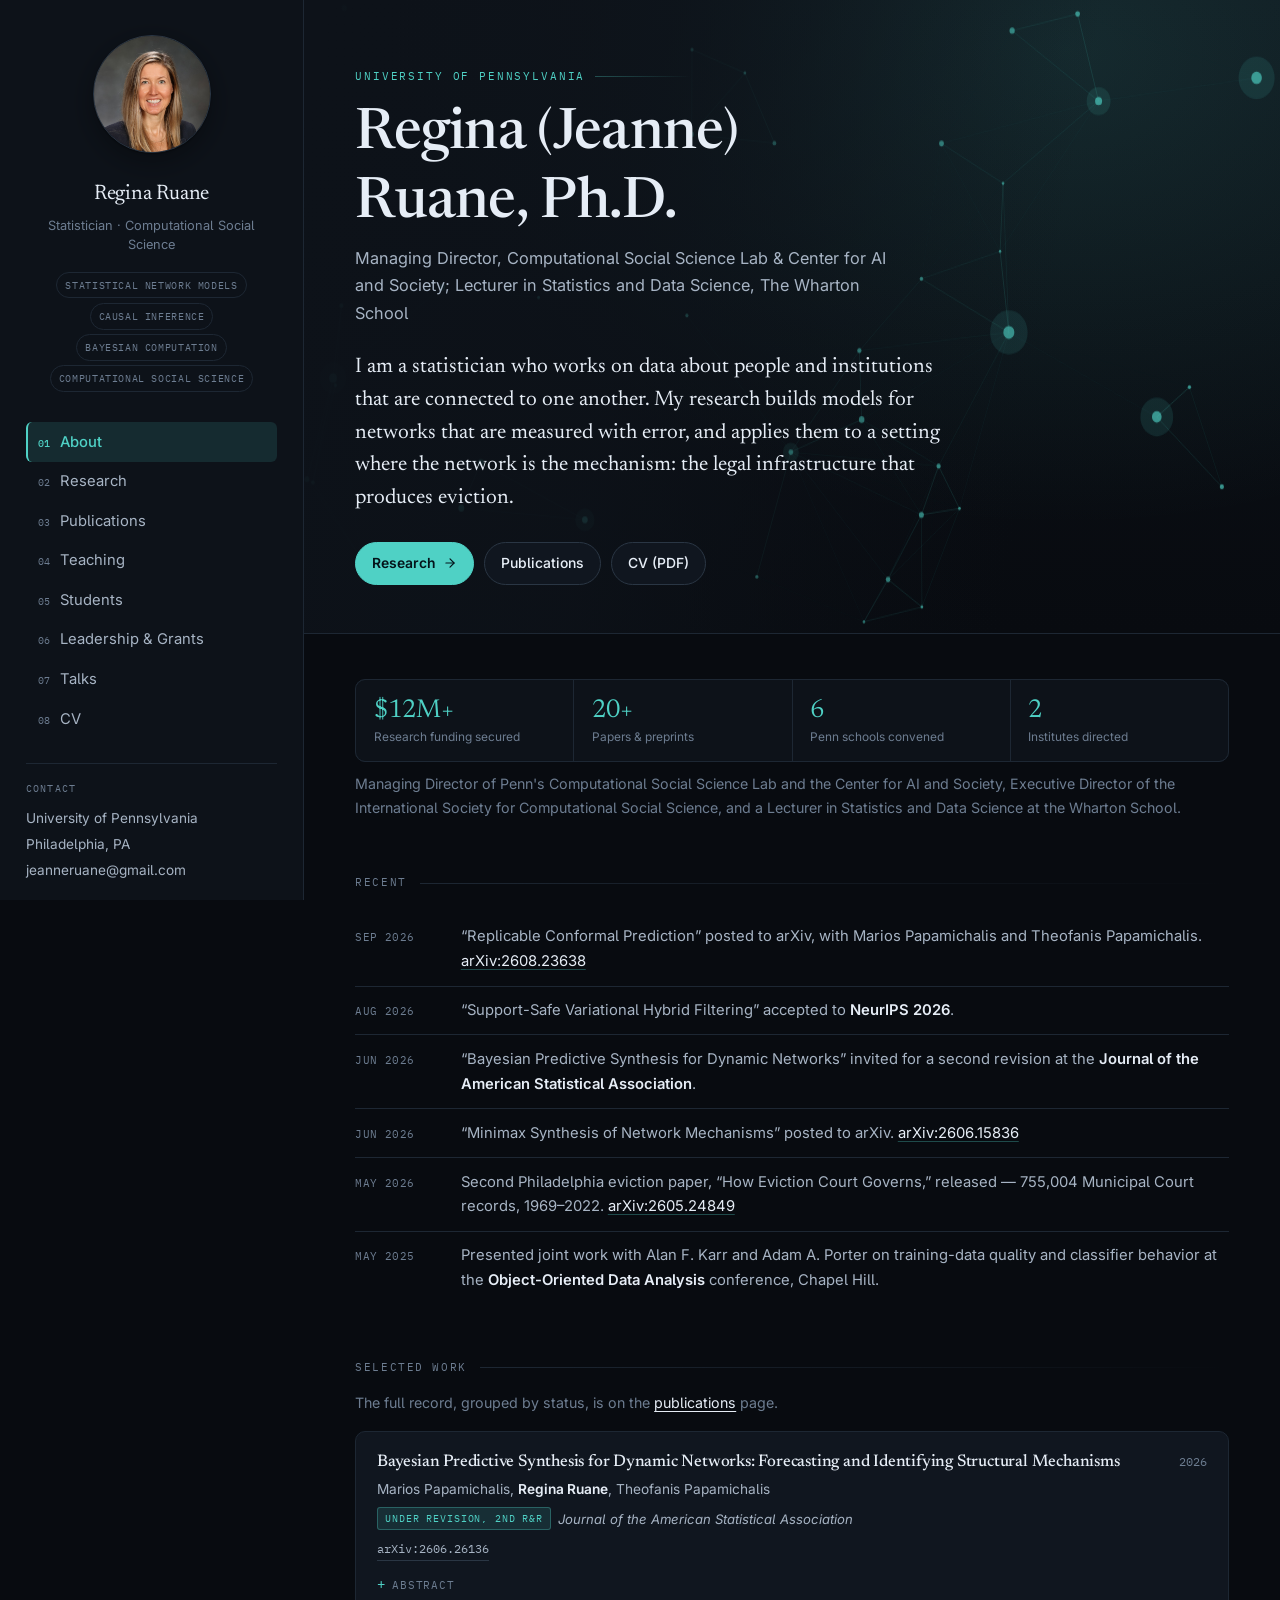
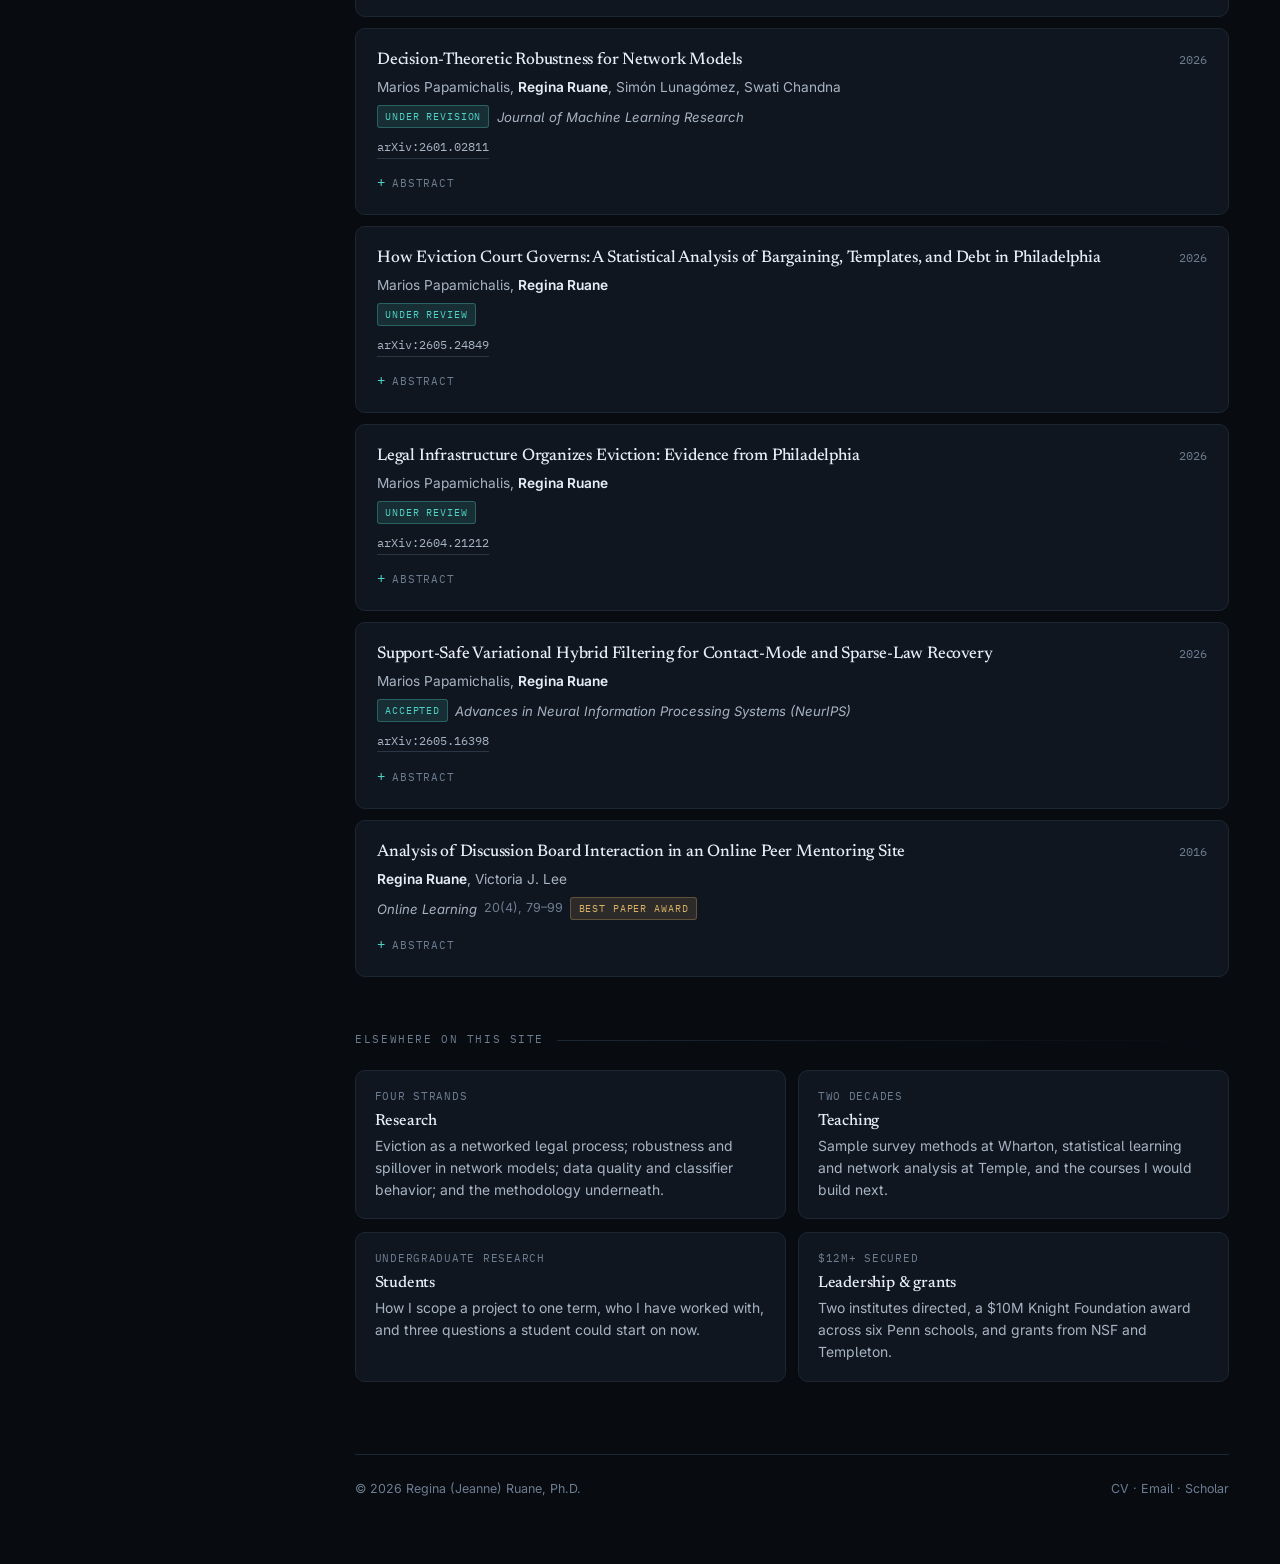
<file: index.html>
<!doctype html>
<html lang="en" data-theme="dark">
<head>
<meta charset="utf-8">
<meta name="viewport" content="width=device-width, initial-scale=1, viewport-fit=cover">
<title>Regina Ruane</title>
<meta name="description" content="Regina Ruane is a statistician at the University of Pennsylvania working on statistical network models, causal inference under interference, and the quantitative study of legal institutions.">
<meta name="author" content="Regina (Jeanne) Ruane, Ph.D.">
<link rel="canonical" href="https://reginaruane.github.io/">
<meta property="og:url" content="https://reginaruane.github.io/">
<meta property="og:image" content="https://reginaruane.github.io/images/profile.jpg">
<meta property="og:type" content="website">
<meta property="og:site_name" content="Regina Ruane">
<meta property="og:title" content="Regina Ruane">
<meta property="og:description" content="Regina Ruane is a statistician at the University of Pennsylvania working on statistical network models, causal inference under interference, and the quantitative study of legal institutions.">
<meta name="twitter:card" content="summary">

<link rel="icon" href="images/favicon.svg" type="image/svg+xml">
<link rel="preconnect" href="https://fonts.googleapis.com">
<link rel="preconnect" href="https://fonts.gstatic.com" crossorigin>
<link rel="stylesheet" href="https://fonts.googleapis.com/css2?family=Newsreader:ital,opsz,wght@0,6..72,400;0,500;0,600;1,6..72,400&amp;family=Inter:wght@400;500;600;650&amp;family=IBM+Plex+Mono:wght@400;500&amp;display=swap">
<link rel="stylesheet" href="assets/css/main.css">

<script>
/* Dark is the default. Apply a stored preference before first paint so the
   page never flashes the wrong theme. */
(function(){try{var t=localStorage.getItem('rr-theme');
if(t==='light'||t==='dark'){document.documentElement.setAttribute('data-theme',t);}}catch(e){}})();
</script>
</head>
<body>
<a class="skip" href="#main">Skip to content</a>

<div class="mobile-bar">
  <a class="mb-name" href="index.html">Regina Ruane</a>
  <div class="mb-actions">
    <button class="theme-toggle" type="button" aria-pressed="false" aria-label="Switch between dark and light theme"><span class="t-light"><svg viewBox="0 0 24 24" fill="none" stroke="currentColor" stroke-width="1.8" stroke-linecap="round"><circle cx="12" cy="12" r="4"/><path d="M12 2v2M12 20v2M4.9 4.9l1.4 1.4M17.7 17.7l1.4 1.4M2 12h2M20 12h2M4.9 19.1l1.4-1.4M17.7 6.3l1.4-1.4"/></svg></span><span class="t-dark"><svg viewBox="0 0 24 24" fill="none" stroke="currentColor" stroke-width="1.8" stroke-linecap="round" stroke-linejoin="round"><path d="M21 12.8A9 9 0 1 1 11.2 3a7 7 0 0 0 9.8 9.8z"/></svg></span><span class="tt-text">Theme</span></button>
    <button class="menu-btn" type="button" aria-expanded="false" aria-controls="sidebar">Menu</button>
  </div>
</div>

<div class="shell">
<aside class="sidebar" id="sidebar">
  <div class="sidebar-inner">
    <a class="identity" href="index.html">
      <img class="portrait" src="images/profile.jpg" alt="Regina (Jeanne) Ruane, Ph.D." width="118" height="118">
      <span class="identity-name">Regina Ruane</span>
    </a>
    <p class="identity-role">Statistician · Computational Social Science</p>

    <p class="interests"><span class="interest">Statistical network models</span><span class="interest">Causal inference</span><span class="interest">Bayesian computation</span><span class="interest">Computational social science</span></p>

    <nav class="nav" aria-label="Main navigation">
      <ul><li><a href="index.html" class="is-current" aria-current="page"><span class="nav-num">01</span><span>About</span></a></li><li><a href="research/index.html"><span class="nav-num">02</span><span>Research</span></a></li><li><a href="publications/index.html"><span class="nav-num">03</span><span>Publications</span></a></li><li><a href="teaching/index.html"><span class="nav-num">04</span><span>Teaching</span></a></li><li><a href="students/index.html"><span class="nav-num">05</span><span>Students</span></a></li><li><a href="leadership/index.html"><span class="nav-num">06</span><span>Leadership &amp; Grants</span></a></li><li><a href="talks/index.html"><span class="nav-num">07</span><span>Talks</span></a></li><li><a href="cv/index.html"><span class="nav-num">08</span><span>CV</span></a></li></ul>
    </nav>

    <div class="side-block">
      <p class="side-label">Contact</p>
      <p class="contact-line">University of Pennsylvania</p>
      <p class="contact-line">Philadelphia, PA</p>
      <p class="contact-line"><a href="mailto:jeanneruane@gmail.com">jeanneruane@gmail.com</a></p>
    </div>

    <div class="side-block">
      <p class="side-label">Elsewhere</p>
      <ul class="profiles"><li><a href="files/Ruane_CV.pdf"><svg viewBox="0 0 24 24" fill="none" stroke="currentColor" stroke-width="1.7" stroke-linecap="round" stroke-linejoin="round"><path d="M14 2H6a2 2 0 0 0-2 2v16a2 2 0 0 0 2 2h12a2 2 0 0 0 2-2V8z"/><path d="M14 2v6h6"/><path d="M9 15h6"/><path d="M9 11h2"/></svg><span>Curriculum vitae</span></a></li><li><a href="https://scholar.google.com/citations?user=pNNazAsAAAAJ&hl=en" rel="noopener"><svg viewBox="0 0 24 24" fill="currentColor"><path d="M12 3 1 9l11 6 9-4.91V17h2V9L12 3z"/><path d="M5 13.18v4L12 21l7-3.82v-4L12 17l-7-3.82z"/></svg><span>Google Scholar</span></a></li></ul>
    </div>

    <button class="theme-toggle" type="button" aria-pressed="false" aria-label="Switch between dark and light theme"><span class="t-light"><svg viewBox="0 0 24 24" fill="none" stroke="currentColor" stroke-width="1.8" stroke-linecap="round"><circle cx="12" cy="12" r="4"/><path d="M12 2v2M12 20v2M4.9 4.9l1.4 1.4M17.7 17.7l1.4 1.4M2 12h2M20 12h2M4.9 19.1l1.4-1.4M17.7 6.3l1.4-1.4"/></svg></span><span class="t-dark"><svg viewBox="0 0 24 24" fill="none" stroke="currentColor" stroke-width="1.8" stroke-linecap="round" stroke-linejoin="round"><path d="M21 12.8A9 9 0 1 1 11.2 3a7 7 0 0 0 9.8 9.8z"/></svg></span><span class="tt-text">Theme</span></button>
  </div>
</aside>

<main id="main" class="content">

<section class="hero">
  <canvas id="net-canvas" aria-hidden="true"></canvas>
  <div class="hero-inner">
    <p class="hero-eyebrow">University of Pennsylvania</p>
    <h1>Regina (Jeanne) Ruane, Ph.D.</h1>
    <p class="hero-role">Managing Director, Computational Social Science Lab &amp; Center for AI and Society; Lecturer in Statistics and Data Science, The Wharton School</p>
    <p class="lede">
      I am a statistician who works on data about people and institutions that are
      connected to one another. My research builds models for networks that are measured
      with error, and applies them to a setting where the network is the mechanism:
      the legal infrastructure that produces eviction.
    </p>
    <div class="hero-actions">
      <a class="btn btn-primary" href="research/index.html">Research <svg viewBox="0 0 24 24" fill="none" stroke="currentColor" stroke-width="2" stroke-linecap="round" stroke-linejoin="round"><path d="M5 12h14"/><path d="m12 5 7 7-7 7"/></svg></a>
      <a class="btn" href="publications/index.html">Publications</a>
      <a class="btn" href="files/Ruane_CV.pdf">CV (PDF)</a>
    </div>
  </div>
</section>

<div class="metrics reveal"><div class="metric"><span class="metric-value">$12M+</span><span class="metric-label">Research funding secured</span></div><div class="metric"><span class="metric-value">20+</span><span class="metric-label">Papers &amp; preprints</span></div><div class="metric"><span class="metric-value">6</span><span class="metric-label">Penn schools convened</span></div><div class="metric"><span class="metric-value">2</span><span class="metric-label">Institutes directed</span></div></div>

<p class="section-note">
  Managing Director of Penn's Computational Social Science Lab and the Center for AI and
  Society, Executive Director of the International Society for Computational Social
  Science, and a Lecturer in Statistics and Data Science at the Wharton School.
</p>

<p class="section-label">Recent</p>
<ul class="news"><li><span class="news-date">Sep 2026</span><p class="news-text">“Replicable Conformal Prediction” posted to arXiv, with Marios Papamichalis and Theofanis Papamichalis. <a href="https://arxiv.org/abs/2608.23638" rel="noopener">arXiv:2608.23638</a></p></li><li><span class="news-date">Aug 2026</span><p class="news-text">“Support-Safe Variational Hybrid Filtering” accepted to <strong>NeurIPS 2026</strong>.</p></li><li><span class="news-date">Jun 2026</span><p class="news-text">“Bayesian Predictive Synthesis for Dynamic Networks” invited for a second revision at the <strong>Journal of the American Statistical Association</strong>.</p></li><li><span class="news-date">Jun 2026</span><p class="news-text">“Minimax Synthesis of Network Mechanisms” posted to arXiv. <a href="https://arxiv.org/abs/2606.15836" rel="noopener">arXiv:2606.15836</a></p></li><li><span class="news-date">May 2026</span><p class="news-text">Second Philadelphia eviction paper, “How Eviction Court Governs,” released — 755,004 Municipal Court records, 1969–2022. <a href="https://arxiv.org/abs/2605.24849" rel="noopener">arXiv:2605.24849</a></p></li><li><span class="news-date">May 2025</span><p class="news-text">Presented joint work with Alan F. Karr and Adam A. Porter on training-data quality and classifier behavior at the <strong>Object-Oriented Data Analysis</strong> conference, Chapel Hill.</p></li></ul>

<p class="section-label">Selected work</p>
<p class="section-note">The full record, grouped by status, is on the
  <a class="linky" href="publications/index.html">publications</a> page.</p>
<ol class="pubs">
    <li class="pub reveal" data-topics="networks bayesian">
      <div class="pub-head">
        <h3 class="pub-title">Bayesian Predictive Synthesis for Dynamic Networks: Forecasting and Identifying Structural Mechanisms</h3>
        <span class="pub-year">2026</span>
      </div>
      <p class="pub-authors">Marios Papamichalis, <strong>Regina Ruane</strong>, Theofanis Papamichalis</p>
      <p class="pub-meta"><span class="tag">Under revision, 2nd R&amp;R</span><cite>Journal of the American Statistical Association</cite></p>
      <p class="pub-links"><a href="https://arxiv.org/abs/2606.26136" rel="noopener">arXiv:2606.26136</a></p>
      <details class="pub-abstract"><summary>Abstract</summary><p>Networks are shaped by competing structural mechanisms, such as communities, geometry, or hubs. In a dynamic network the most predictive mechanism can change, and a model tied to one mechanism, or to fixed weights, cannot adapt as the dominant structure shifts. We develop dynamic Bayesian predictive synthesis for networks, in which a mechanism is an agent forecasting the next snapshot's edges and a synthesis layer combines them with time-varying weights. At each step the method returns a calibrated edge forecast and inference on the mechanism weights, with intervals valid given the fitted agents, so it also reports which mechanism is most informative. A sharp threshold separates distinguishable from indistinguishable mechanisms, and a change in the active mechanism is tracked at an optimal per-switch cost.</p></details>
    </li>
    <li class="pub reveal" data-topics="networks bayesian">
      <div class="pub-head">
        <h3 class="pub-title">Decision-Theoretic Robustness for Network Models</h3>
        <span class="pub-year">2026</span>
      </div>
      <p class="pub-authors">Marios Papamichalis, <strong>Regina Ruane</strong>, Simón Lunagómez, Swati Chandna</p>
      <p class="pub-meta"><span class="tag">Under revision</span><cite>Journal of Machine Learning Research</cite></p>
      <p class="pub-links"><a href="https://arxiv.org/abs/2601.02811" rel="noopener">arXiv:2601.02811</a></p>
      <details class="pub-abstract"><summary>Abstract</summary><p>Network data from neuroscience, epidemiology, and the social sciences are routinely analyzed with Bayesian network models such as Erdős–Rényi graphs, stochastic block models, random dot product graphs, and graphon priors. In such applications these models are only approximations, whereas real networks are sparse, heterogeneous, and exhibit higher-order dependencies. This raises the question: how stable are network-based decisions, model selection, functional summaries, and policy recommendations under small misspecification of the assumed model? We address this using a local decision-theoretic robustness framework, in which the posterior is allowed to vary within a small Kullback–Leibler neighborhood and actions are chosen to minimize the worst-case posterior expected loss. We derive sharp small-radius expansions for the robust posterior risk, obtain a universal critical exponent describing how decision-level uncertainty explodes near criticality, develop a nonparametric minimax theory for robust model selection, and illustrate a practical algorithm on functional brain connectivity and Karnataka village social networks.</p></details>
    </li>
    <li class="pub reveal" data-topics="eviction networks causal">
      <div class="pub-head">
        <h3 class="pub-title">How Eviction Court Governs: A Statistical Analysis of Bargaining, Templates, and Debt in Philadelphia</h3>
        <span class="pub-year">2026</span>
      </div>
      <p class="pub-authors">Marios Papamichalis, <strong>Regina Ruane</strong></p>
      <p class="pub-meta"><span class="tag">Under review</span></p>
      <p class="pub-links"><a href="https://arxiv.org/abs/2605.24849" rel="noopener">arXiv:2605.24849</a></p>
      <details class="pub-abstract"><summary>Abstract</summary><p>We analyze downstream courtroom governance in Philadelphia eviction cases using 755,004 Municipal Court landlord–tenant records filed from 1969 through 2022. Post-filing case processing is organized by repeated courtroom relationships, judge and tenant-attorney regimes, reusable agreement templates, and repeated team–property units. Among both-represented cases, 58.2% involve a plaintiff-side and tenant-side attorney pair that had appeared against one another in the prior year, and greater prior pair exposure predicts lower default, higher judgment-by- agreement, and higher served-writ rates. Settlement text is highly standardized: reusable templates explain strictness, waiver, lockout-trigger, payment-plan, and deadline language far more strongly than raw attorney identity. Eviction court emerges as a repeated institutional field that organizes bargaining, text, debt, and enforcement after cases enter the courtroom pipeline.</p></details>
    </li>
    <li class="pub reveal" data-topics="eviction networks causal">
      <div class="pub-head">
        <h3 class="pub-title">Legal Infrastructure Organizes Eviction: Evidence from Philadelphia</h3>
        <span class="pub-year">2026</span>
      </div>
      <p class="pub-authors">Marios Papamichalis, <strong>Regina Ruane</strong></p>
      <p class="pub-meta"><span class="tag">Under review</span></p>
      <p class="pub-links"><a href="https://arxiv.org/abs/2604.21212" rel="noopener">arXiv:2604.21212</a></p>
      <details class="pub-abstract"><summary>Abstract</summary><p>We analyze the filing-side legal infrastructure of eviction using 755,004 Philadelphia Municipal Court landlord–tenant records filed between 1969 and 2022, of which 747,125 are residential. Eviction in Philadelphia is organized upstream by a concentrated plaintiff-side bar, durable plaintiff–attorney dependence, repeated use of the same properties, and recurring tenant-name exposure. Between 1983 and 2022, the ten most active plaintiff attorneys handled 82.2% of represented plaintiff-side cases per year on average, compared with 14.8% for the ten most active plaintiffs. Across the residential filing universe, 48.8% of cases occur at addresses with a prior filing in the preceding year, and 23.6% at addresses with six or more prior filings. We interpret eviction as a layered upstream process in which concentrated counsel, repeated places, and recurring tenants produce filings before any courtroom bargaining or adjudication occurs.</p></details>
    </li>
    <li class="pub reveal" data-topics="ml bayesian">
      <div class="pub-head">
        <h3 class="pub-title">Support-Safe Variational Hybrid Filtering for Contact-Mode and Sparse-Law Recovery</h3>
        <span class="pub-year">2026</span>
      </div>
      <p class="pub-authors">Marios Papamichalis, <strong>Regina Ruane</strong></p>
      <p class="pub-meta"><span class="tag">Accepted</span><cite>Advances in Neural Information Processing Systems (NeurIPS)</cite></p>
      <p class="pub-links"><a href="https://arxiv.org/abs/2605.16398" rel="noopener">arXiv:2605.16398</a></p>
      <details class="pub-abstract"><summary>Abstract</summary><p>Contact-rich robot dynamics are hybrid: a single observation can match several latent states and contact regimes (free, impact, stick-slip). A standard amortized filter that places no probability on a feasible contact transition will permanently lose the branch the robot actually follows. We introduce VHYDRO, a variational hybrid dynamics learner that prevents this branch loss. At each step, VHYDRO mixes the learned proposal with a feasible transition law before sampling and importance weighting, ensuring that every transition retained by the model-feasible carrier remains covered. VHYDRO jointly infers a continuous latent state and a discrete contact mode, and fits a sparse port-Hamiltonian law to each recovered regime.</p></details>
    </li>
    <li class="pub reveal" data-topics="networks education">
      <div class="pub-head">
        <h3 class="pub-title">Analysis of Discussion Board Interaction in an Online Peer Mentoring Site</h3>
        <span class="pub-year">2016</span>
      </div>
      <p class="pub-authors"><strong>Regina Ruane</strong>, Victoria J. Lee</p>
      <p class="pub-meta"><cite>Online Learning</cite><span class="pub-note">20(4), 79–99</span><span class="tag tag-award">Best Paper Award</span></p>
      
      <details class="pub-abstract"><summary>Abstract</summary><p>A mixed-methods study of an online peer mentoring site for undergraduate education students, combining social network analysis with interpretive content analysis and critical discourse analysis to characterise how social position, peer influence, and discourse shape the formation of an online learning community.</p></details>
    </li></ol>

<p class="section-label">Elsewhere on this site</p>
<div class="card-grid card-grid--2">
  <a class="card" href="research/index.html">
    <p class="card-meta">Four strands</p>
    <h3>Research</h3>
    <p>Eviction as a networked legal process; robustness and spillover in network models;
       data quality and classifier behavior; and the methodology underneath.</p>
  </a>
  <a class="card" href="teaching/index.html">
    <p class="card-meta">Two decades</p>
    <h3>Teaching</h3>
    <p>Sample survey methods at Wharton, statistical learning and network analysis at
       Temple, and the courses I would build next.</p>
  </a>
  <a class="card" href="students/index.html">
    <p class="card-meta">Undergraduate research</p>
    <h3>Students</h3>
    <p>How I scope a project to one term, who I have worked with, and three questions a
       student could start on now.</p>
  </a>
  <a class="card" href="leadership/index.html">
    <p class="card-meta">$12M+ secured</p>
    <h3>Leadership &amp; grants</h3>
    <p>Two institutes directed, a $10M Knight Foundation award across six Penn schools,
       and grants from NSF and Templeton.</p>
  </a>
</div>

  <footer class="footer">
    <span>&copy; 2026 Regina (Jeanne) Ruane, Ph.D.</span>
    <span><a href="files/Ruane_CV.pdf">CV</a> · <a href="mailto:jeanneruane@gmail.com">Email</a> · <a href="https://scholar.google.com/citations?user=pNNazAsAAAAJ&hl=en" rel="noopener">Scholar</a></span>
  </footer>
</main>
</div>
<script src="assets/js/site.js" defer></script>
</body>
</html>
</file>
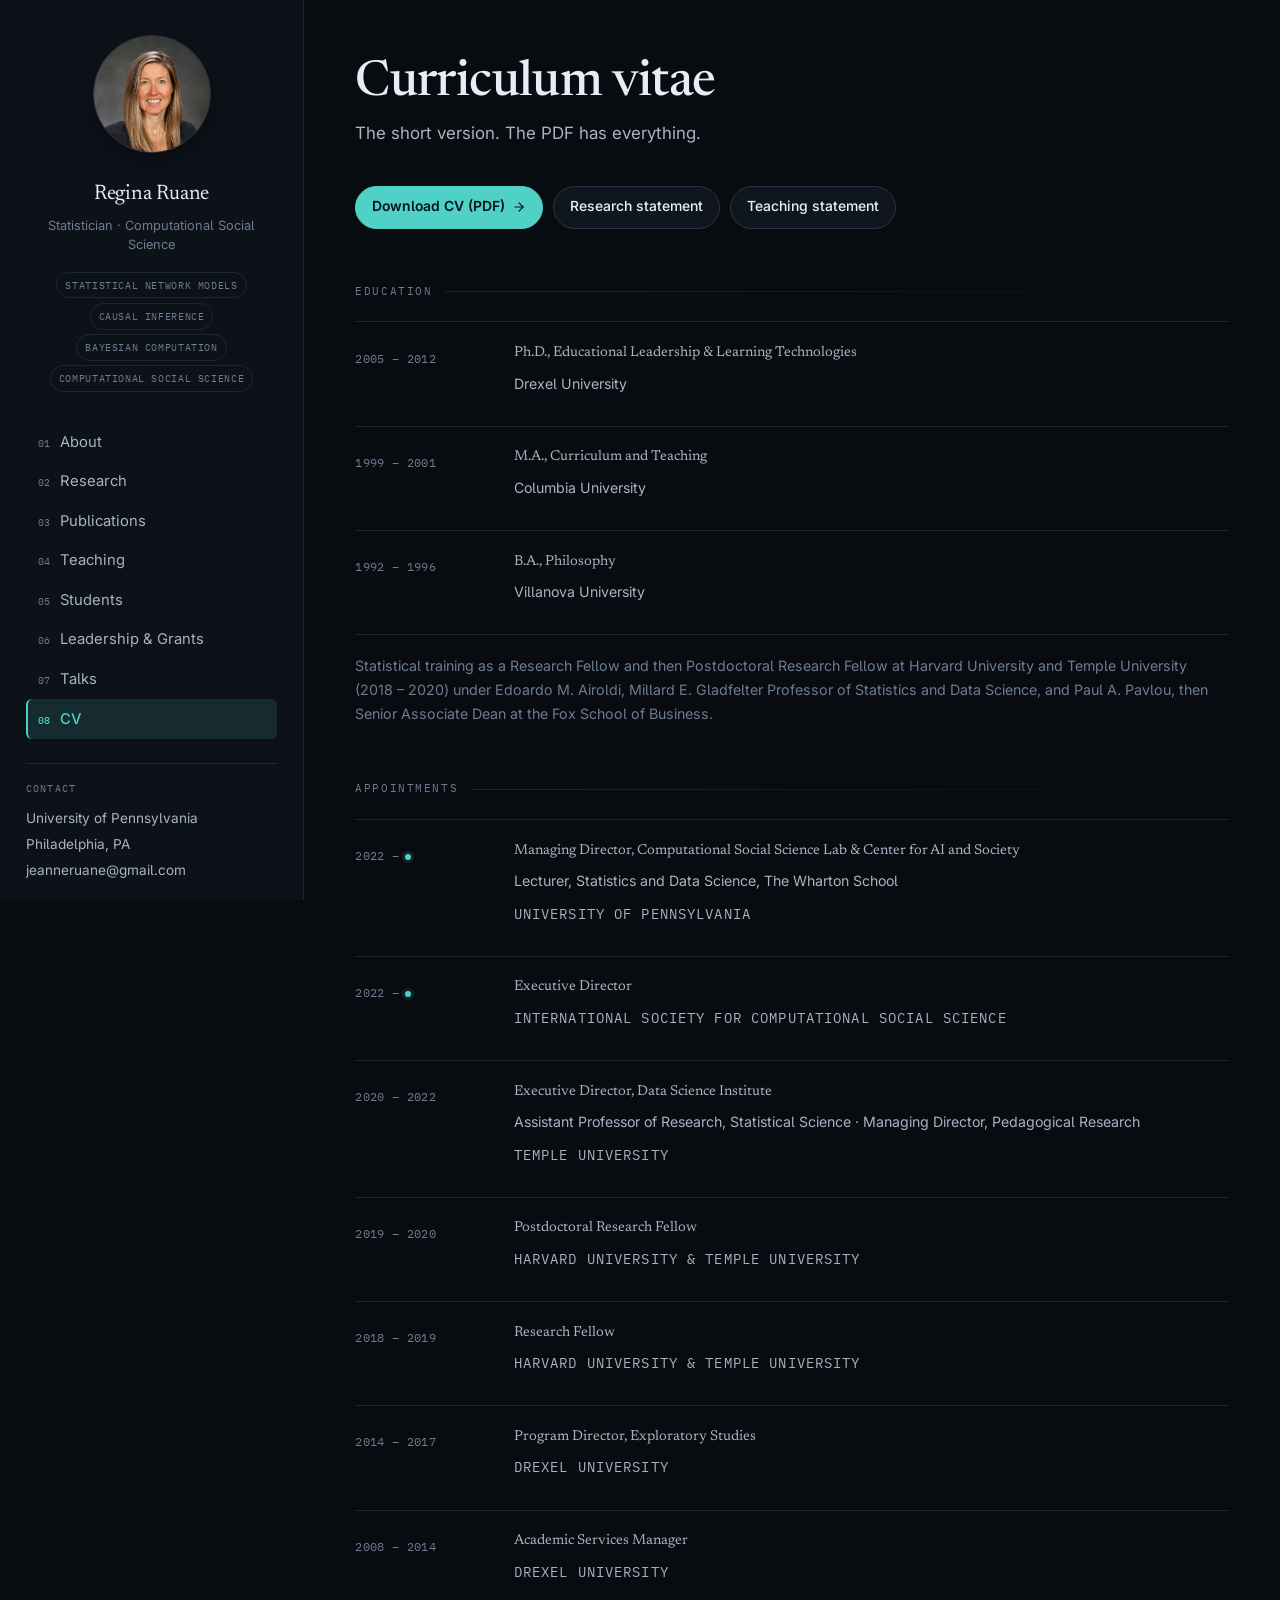
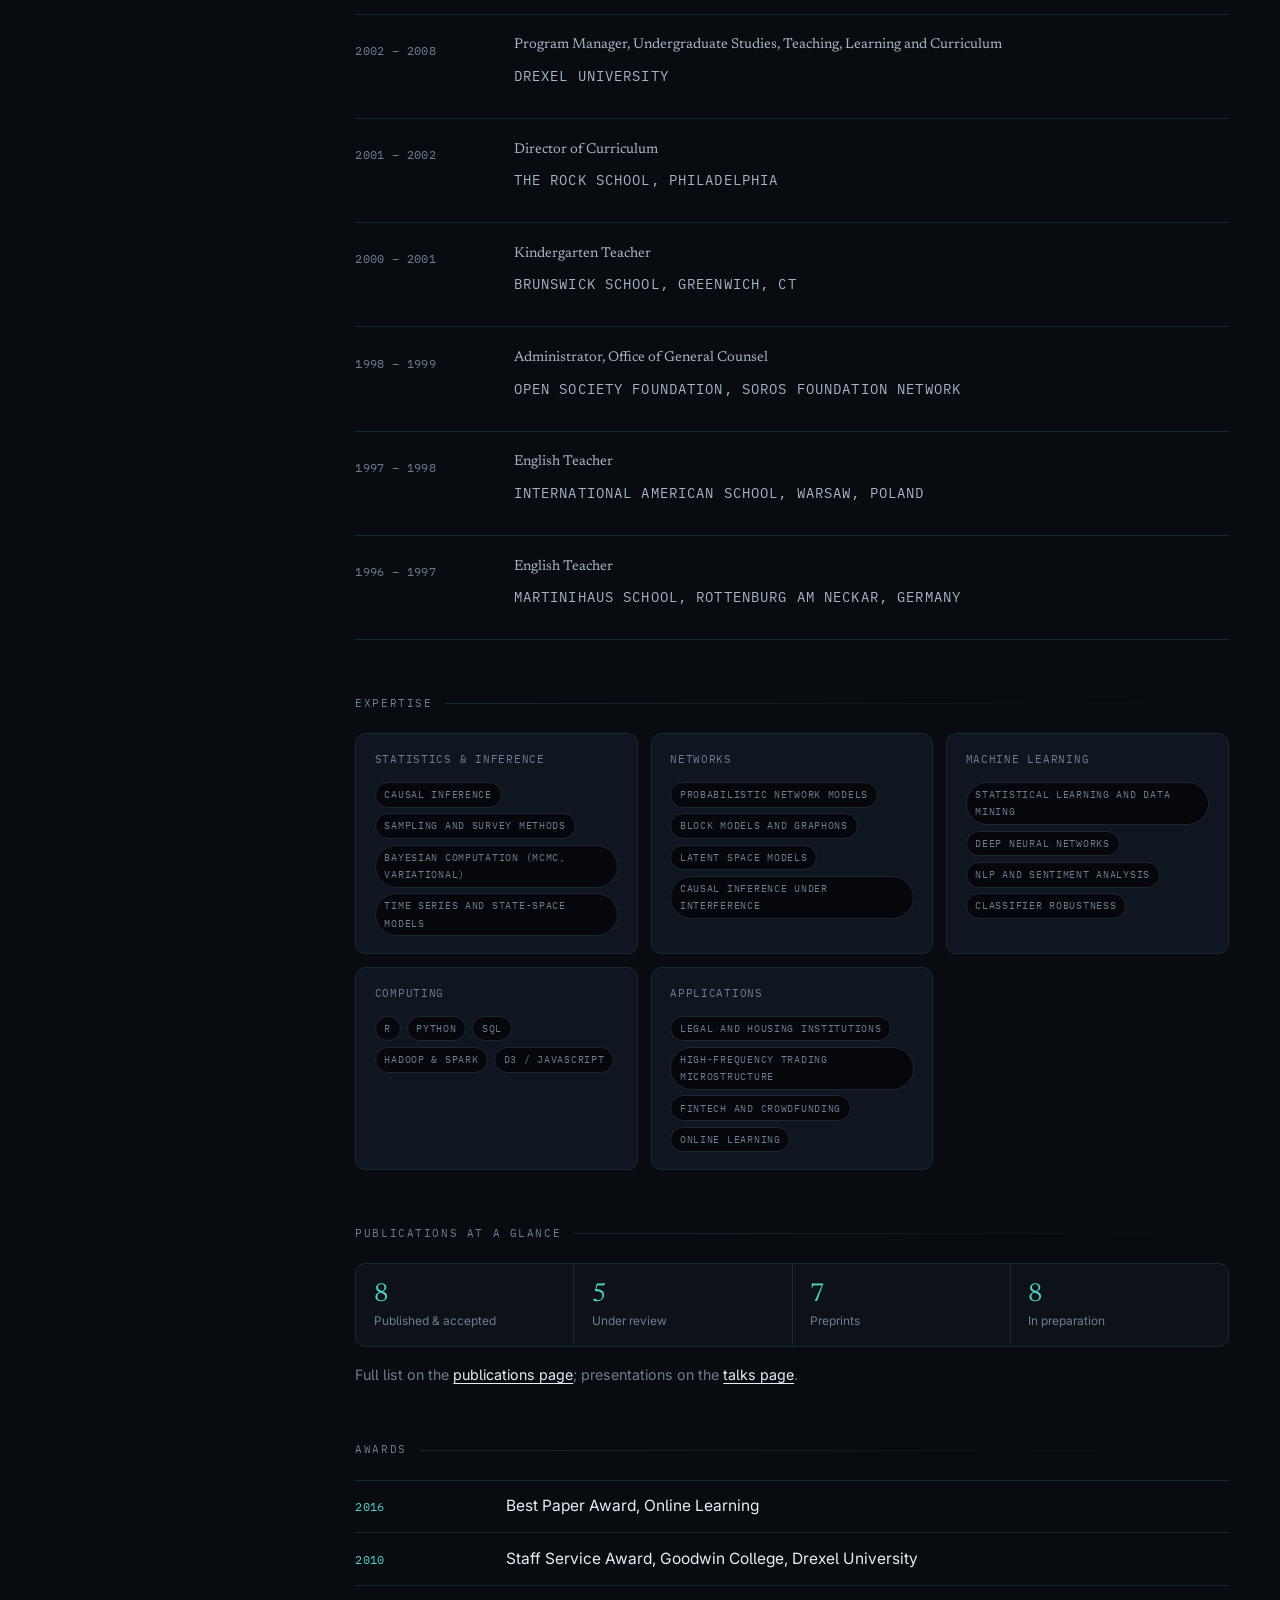
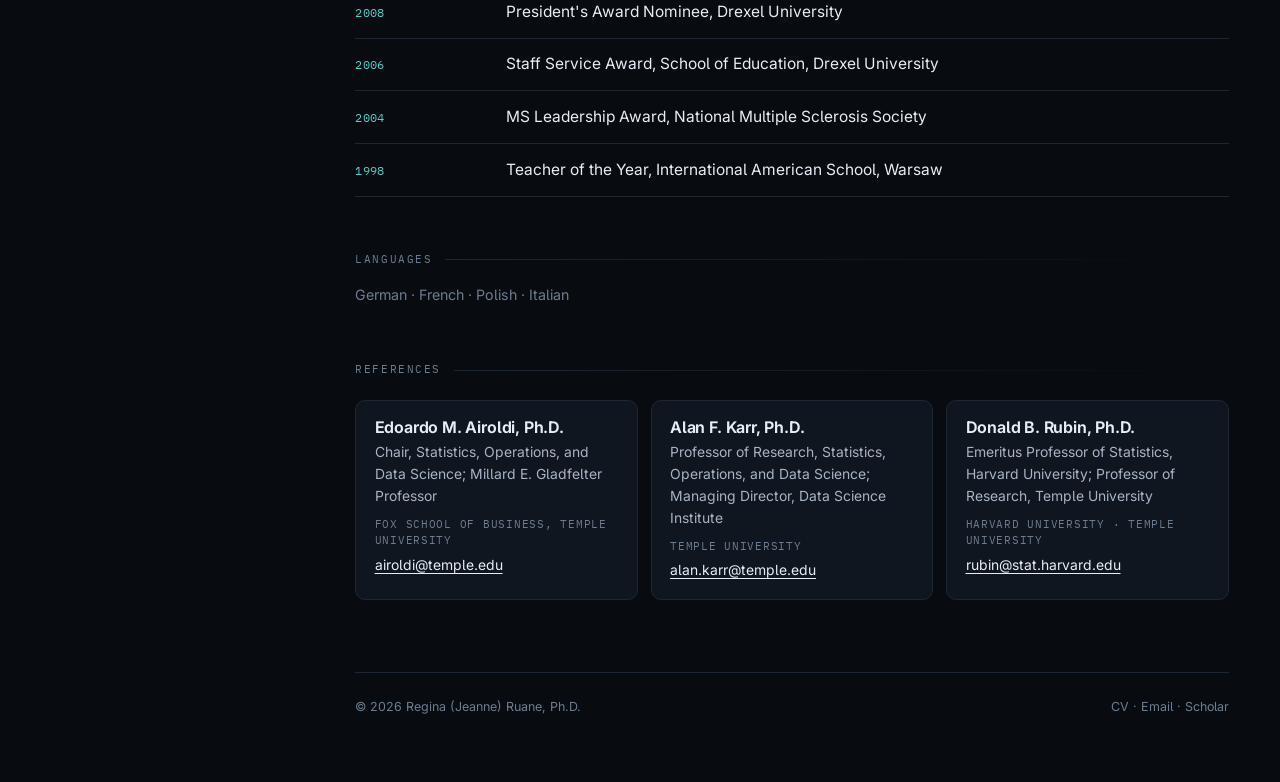
<file: cv/index.html>
<!doctype html>
<html lang="en" data-theme="dark">
<head>
<meta charset="utf-8">
<meta name="viewport" content="width=device-width, initial-scale=1, viewport-fit=cover">
<title>Curriculum vitae · Regina Ruane</title>
<meta name="description" content="Education, appointments, expertise, awards, and references for Regina Ruane, Ph.D.">
<meta name="author" content="Regina (Jeanne) Ruane, Ph.D.">
<link rel="canonical" href="https://reginaruane.github.io/cv/">
<meta property="og:url" content="https://reginaruane.github.io/cv/">
<meta property="og:image" content="https://reginaruane.github.io/images/profile.jpg">
<meta property="og:type" content="website">
<meta property="og:site_name" content="Regina Ruane">
<meta property="og:title" content="Curriculum vitae · Regina Ruane">
<meta property="og:description" content="Education, appointments, expertise, awards, and references for Regina Ruane, Ph.D.">
<meta name="twitter:card" content="summary">

<link rel="icon" href="../images/favicon.svg" type="image/svg+xml">
<link rel="preconnect" href="https://fonts.googleapis.com">
<link rel="preconnect" href="https://fonts.gstatic.com" crossorigin>
<link rel="stylesheet" href="https://fonts.googleapis.com/css2?family=Newsreader:ital,opsz,wght@0,6..72,400;0,500;0,600;1,6..72,400&amp;family=Inter:wght@400;500;600;650&amp;family=IBM+Plex+Mono:wght@400;500&amp;display=swap">
<link rel="stylesheet" href="../assets/css/main.css">

<script>
/* Dark is the default. Apply a stored preference before first paint so the
   page never flashes the wrong theme. */
(function(){try{var t=localStorage.getItem('rr-theme');
if(t==='light'||t==='dark'){document.documentElement.setAttribute('data-theme',t);}}catch(e){}})();
</script>
</head>
<body>
<a class="skip" href="#main">Skip to content</a>

<div class="mobile-bar">
  <a class="mb-name" href="../index.html">Regina Ruane</a>
  <div class="mb-actions">
    <button class="theme-toggle" type="button" aria-pressed="false" aria-label="Switch between dark and light theme"><span class="t-light"><svg viewBox="0 0 24 24" fill="none" stroke="currentColor" stroke-width="1.8" stroke-linecap="round"><circle cx="12" cy="12" r="4"/><path d="M12 2v2M12 20v2M4.9 4.9l1.4 1.4M17.7 17.7l1.4 1.4M2 12h2M20 12h2M4.9 19.1l1.4-1.4M17.7 6.3l1.4-1.4"/></svg></span><span class="t-dark"><svg viewBox="0 0 24 24" fill="none" stroke="currentColor" stroke-width="1.8" stroke-linecap="round" stroke-linejoin="round"><path d="M21 12.8A9 9 0 1 1 11.2 3a7 7 0 0 0 9.8 9.8z"/></svg></span><span class="tt-text">Theme</span></button>
    <button class="menu-btn" type="button" aria-expanded="false" aria-controls="sidebar">Menu</button>
  </div>
</div>

<div class="shell">
<aside class="sidebar" id="sidebar">
  <div class="sidebar-inner">
    <a class="identity" href="../index.html">
      <img class="portrait" src="../images/profile.jpg" alt="Regina (Jeanne) Ruane, Ph.D." width="118" height="118">
      <span class="identity-name">Regina Ruane</span>
    </a>
    <p class="identity-role">Statistician · Computational Social Science</p>

    <p class="interests"><span class="interest">Statistical network models</span><span class="interest">Causal inference</span><span class="interest">Bayesian computation</span><span class="interest">Computational social science</span></p>

    <nav class="nav" aria-label="Main navigation">
      <ul><li><a href="../index.html"><span class="nav-num">01</span><span>About</span></a></li><li><a href="../research/index.html"><span class="nav-num">02</span><span>Research</span></a></li><li><a href="../publications/index.html"><span class="nav-num">03</span><span>Publications</span></a></li><li><a href="../teaching/index.html"><span class="nav-num">04</span><span>Teaching</span></a></li><li><a href="../students/index.html"><span class="nav-num">05</span><span>Students</span></a></li><li><a href="../leadership/index.html"><span class="nav-num">06</span><span>Leadership &amp; Grants</span></a></li><li><a href="../talks/index.html"><span class="nav-num">07</span><span>Talks</span></a></li><li><a href="../cv/index.html" class="is-current" aria-current="page"><span class="nav-num">08</span><span>CV</span></a></li></ul>
    </nav>

    <div class="side-block">
      <p class="side-label">Contact</p>
      <p class="contact-line">University of Pennsylvania</p>
      <p class="contact-line">Philadelphia, PA</p>
      <p class="contact-line"><a href="mailto:jeanneruane@gmail.com">jeanneruane@gmail.com</a></p>
    </div>

    <div class="side-block">
      <p class="side-label">Elsewhere</p>
      <ul class="profiles"><li><a href="../files/Ruane_CV.pdf"><svg viewBox="0 0 24 24" fill="none" stroke="currentColor" stroke-width="1.7" stroke-linecap="round" stroke-linejoin="round"><path d="M14 2H6a2 2 0 0 0-2 2v16a2 2 0 0 0 2 2h12a2 2 0 0 0 2-2V8z"/><path d="M14 2v6h6"/><path d="M9 15h6"/><path d="M9 11h2"/></svg><span>Curriculum vitae</span></a></li><li><a href="https://scholar.google.com/citations?user=pNNazAsAAAAJ&hl=en" rel="noopener"><svg viewBox="0 0 24 24" fill="currentColor"><path d="M12 3 1 9l11 6 9-4.91V17h2V9L12 3z"/><path d="M5 13.18v4L12 21l7-3.82v-4L12 17l-7-3.82z"/></svg><span>Google Scholar</span></a></li></ul>
    </div>

    <button class="theme-toggle" type="button" aria-pressed="false" aria-label="Switch between dark and light theme"><span class="t-light"><svg viewBox="0 0 24 24" fill="none" stroke="currentColor" stroke-width="1.8" stroke-linecap="round"><circle cx="12" cy="12" r="4"/><path d="M12 2v2M12 20v2M4.9 4.9l1.4 1.4M17.7 17.7l1.4 1.4M2 12h2M20 12h2M4.9 19.1l1.4-1.4M17.7 6.3l1.4-1.4"/></svg></span><span class="t-dark"><svg viewBox="0 0 24 24" fill="none" stroke="currentColor" stroke-width="1.8" stroke-linecap="round" stroke-linejoin="round"><path d="M21 12.8A9 9 0 1 1 11.2 3a7 7 0 0 0 9.8 9.8z"/></svg></span><span class="tt-text">Theme</span></button>
  </div>
</aside>

<main id="main" class="content">
<header class="page-head"><h1 class="page-title">Curriculum vitae</h1><p class="page-subtitle">The short version. The PDF has everything.</p></header>
<div class="hero-actions" style="margin-bottom:2.4rem">
  <a class="btn btn-primary" href="../files/Ruane_CV.pdf">Download CV (PDF) <svg viewBox="0 0 24 24" fill="none" stroke="currentColor" stroke-width="2" stroke-linecap="round" stroke-linejoin="round"><path d="M5 12h14"/><path d="m12 5 7 7-7 7"/></svg></a>
  <a class="btn" href="../files/Ruane_Research_Statement.pdf">Research statement</a>
  <a class="btn" href="../files/Ruane_Teaching_Statement.pdf">Teaching statement</a>
</div>

<p class="section-label">Education</p>
<div class="entries">
<div class="entry">
  <div class="entry-years">2005 – 2012</div>
  <div class="entry-body">
    <p class="entry-title">Ph.D., Educational Leadership &amp; Learning Technologies</p>
    <p class="entry-sub">Drexel University</p>
  </div>
</div>
<div class="entry">
  <div class="entry-years">1999 – 2001</div>
  <div class="entry-body">
    <p class="entry-title">M.A., Curriculum and Teaching</p>
    <p class="entry-sub">Columbia University</p>
  </div>
</div>
<div class="entry">
  <div class="entry-years">1992 – 1996</div>
  <div class="entry-body">
    <p class="entry-title">B.A., Philosophy</p>
    <p class="entry-sub">Villanova University</p>
  </div>
</div></div>
<p class="section-note" style="margin-top:1.2rem">Statistical training as a Research Fellow and then Postdoctoral Research Fellow at Harvard University and Temple University (2018 – 2020) under Edoardo M. Airoldi, Millard E. Gladfelter Professor of Statistics and Data Science, and Paul A. Pavlou, then Senior Associate Dean at the Fox School of Business.</p>

<p class="section-label">Appointments</p>
<div class="entries">
<div class="entry">
  <div class="entry-years">2022 –<span class="now" aria-label="current"></span></div>
  <div class="entry-body">
    <p class="entry-title">Managing Director, Computational Social Science Lab &amp; Center for AI and Society</p>
    <p class="entry-sub">Lecturer, Statistics and Data Science, The Wharton School</p>
    <p class="entry-org">University of Pennsylvania</p>
  </div>
</div>
<div class="entry">
  <div class="entry-years">2022 –<span class="now" aria-label="current"></span></div>
  <div class="entry-body">
    <p class="entry-title">Executive Director</p>
    
    <p class="entry-org">International Society for Computational Social Science</p>
  </div>
</div>
<div class="entry">
  <div class="entry-years">2020 – 2022</div>
  <div class="entry-body">
    <p class="entry-title">Executive Director, Data Science Institute</p>
    <p class="entry-sub">Assistant Professor of Research, Statistical Science · Managing Director, Pedagogical Research</p>
    <p class="entry-org">Temple University</p>
  </div>
</div>
<div class="entry">
  <div class="entry-years">2019 – 2020</div>
  <div class="entry-body">
    <p class="entry-title">Postdoctoral Research Fellow</p>
    
    <p class="entry-org">Harvard University &amp; Temple University</p>
  </div>
</div>
<div class="entry">
  <div class="entry-years">2018 – 2019</div>
  <div class="entry-body">
    <p class="entry-title">Research Fellow</p>
    
    <p class="entry-org">Harvard University &amp; Temple University</p>
  </div>
</div>
<div class="entry">
  <div class="entry-years">2014 – 2017</div>
  <div class="entry-body">
    <p class="entry-title">Program Director, Exploratory Studies</p>
    
    <p class="entry-org">Drexel University</p>
  </div>
</div>
<div class="entry">
  <div class="entry-years">2008 – 2014</div>
  <div class="entry-body">
    <p class="entry-title">Academic Services Manager</p>
    
    <p class="entry-org">Drexel University</p>
  </div>
</div>
<div class="entry">
  <div class="entry-years">2002 – 2008</div>
  <div class="entry-body">
    <p class="entry-title">Program Manager, Undergraduate Studies, Teaching, Learning and Curriculum</p>
    
    <p class="entry-org">Drexel University</p>
  </div>
</div>
<div class="entry">
  <div class="entry-years">2001 – 2002</div>
  <div class="entry-body">
    <p class="entry-title">Director of Curriculum</p>
    
    <p class="entry-org">The Rock School, Philadelphia</p>
  </div>
</div>
<div class="entry">
  <div class="entry-years">2000 – 2001</div>
  <div class="entry-body">
    <p class="entry-title">Kindergarten Teacher</p>
    
    <p class="entry-org">Brunswick School, Greenwich, CT</p>
  </div>
</div>
<div class="entry">
  <div class="entry-years">1998 – 1999</div>
  <div class="entry-body">
    <p class="entry-title">Administrator, Office of General Counsel</p>
    
    <p class="entry-org">Open Society Foundation, Soros Foundation Network</p>
  </div>
</div>
<div class="entry">
  <div class="entry-years">1997 – 1998</div>
  <div class="entry-body">
    <p class="entry-title">English Teacher</p>
    
    <p class="entry-org">International American School, Warsaw, Poland</p>
  </div>
</div>
<div class="entry">
  <div class="entry-years">1996 – 1997</div>
  <div class="entry-body">
    <p class="entry-title">English Teacher</p>
    
    <p class="entry-org">Martinihaus School, Rottenburg am Neckar, Germany</p>
  </div>
</div></div>

<p class="section-label">Expertise</p>
<div class="card-grid"><div class="card"><p class="card-meta">Statistics &amp; inference</p><div class="chips"><span class="chip">Causal inference</span><span class="chip">Sampling and survey methods</span><span class="chip">Bayesian computation (MCMC, variational)</span><span class="chip">Time series and state-space models</span></div></div><div class="card"><p class="card-meta">Networks</p><div class="chips"><span class="chip">Probabilistic network models</span><span class="chip">Block models and graphons</span><span class="chip">Latent space models</span><span class="chip">Causal inference under interference</span></div></div><div class="card"><p class="card-meta">Machine learning</p><div class="chips"><span class="chip">Statistical learning and data mining</span><span class="chip">Deep neural networks</span><span class="chip">NLP and sentiment analysis</span><span class="chip">Classifier robustness</span></div></div><div class="card"><p class="card-meta">Computing</p><div class="chips"><span class="chip">R</span><span class="chip">Python</span><span class="chip">SQL</span><span class="chip">Hadoop &amp; Spark</span><span class="chip">D3 / JavaScript</span></div></div><div class="card"><p class="card-meta">Applications</p><div class="chips"><span class="chip">Legal and housing institutions</span><span class="chip">High-frequency trading microstructure</span><span class="chip">FinTech and crowdfunding</span><span class="chip">Online learning</span></div></div></div>

<p class="section-label">Publications at a glance</p>
<div class="metrics">
  <div class="metric"><span class="metric-value">8</span><span class="metric-label">Published &amp; accepted</span></div>
  <div class="metric"><span class="metric-value">5</span><span class="metric-label">Under review</span></div>
  <div class="metric"><span class="metric-value">7</span><span class="metric-label">Preprints</span></div>
  <div class="metric"><span class="metric-value">8</span><span class="metric-label">In preparation</span></div>
</div>
<p class="section-note" style="margin-top:.9rem">
  Full list on the <a class="linky" href="../publications/index.html">publications page</a>;
  presentations on the <a class="linky" href="../talks/index.html">talks page</a>.
</p>

<p class="section-label">Awards</p>
<div><div class="course"><div class="course-code">2016</div><div><p class="course-title">Best Paper Award, Online Learning</p></div></div><div class="course"><div class="course-code">2010</div><div><p class="course-title">Staff Service Award, Goodwin College, Drexel University</p></div></div><div class="course"><div class="course-code">2008</div><div><p class="course-title">President's Award Nominee, Drexel University</p></div></div><div class="course"><div class="course-code">2006</div><div><p class="course-title">Staff Service Award, School of Education, Drexel University</p></div></div><div class="course"><div class="course-code">2004</div><div><p class="course-title">MS Leadership Award, National Multiple Sclerosis Society</p></div></div><div class="course"><div class="course-code">1998</div><div><p class="course-title">Teacher of the Year, International American School, Warsaw</p></div></div></div>

<p class="section-label">Languages</p>
<p class="section-note">German · French · Polish · Italian</p>

<p class="section-label">References</p>
<div class="card-grid"><div class="card"><h4>Edoardo M. Airoldi, Ph.D.</h4><p>Chair, Statistics, Operations, and Data Science; Millard E. Gladfelter Professor</p><p class="card-meta" style="margin:.5rem 0 0">Fox School of Business, Temple University</p><p style="margin-top:.35rem"><a class="linky" href="mailto:airoldi@temple.edu">airoldi@temple.edu</a></p></div><div class="card"><h4>Alan F. Karr, Ph.D.</h4><p>Professor of Research, Statistics, Operations, and Data Science; Managing Director, Data Science Institute</p><p class="card-meta" style="margin:.5rem 0 0">Temple University</p><p style="margin-top:.35rem"><a class="linky" href="mailto:alan.karr@temple.edu">alan.karr@temple.edu</a></p></div><div class="card"><h4>Donald B. Rubin, Ph.D.</h4><p>Emeritus Professor of Statistics, Harvard University; Professor of Research, Temple University</p><p class="card-meta" style="margin:.5rem 0 0">Harvard University · Temple University</p><p style="margin-top:.35rem"><a class="linky" href="mailto:rubin@stat.harvard.edu">rubin@stat.harvard.edu</a></p></div></div>

  <footer class="footer">
    <span>&copy; 2026 Regina (Jeanne) Ruane, Ph.D.</span>
    <span><a href="../files/Ruane_CV.pdf">CV</a> · <a href="mailto:jeanneruane@gmail.com">Email</a> · <a href="https://scholar.google.com/citations?user=pNNazAsAAAAJ&hl=en" rel="noopener">Scholar</a></span>
  </footer>
</main>
</div>
<script src="../assets/js/site.js" defer></script>
</body>
</html>
</file>
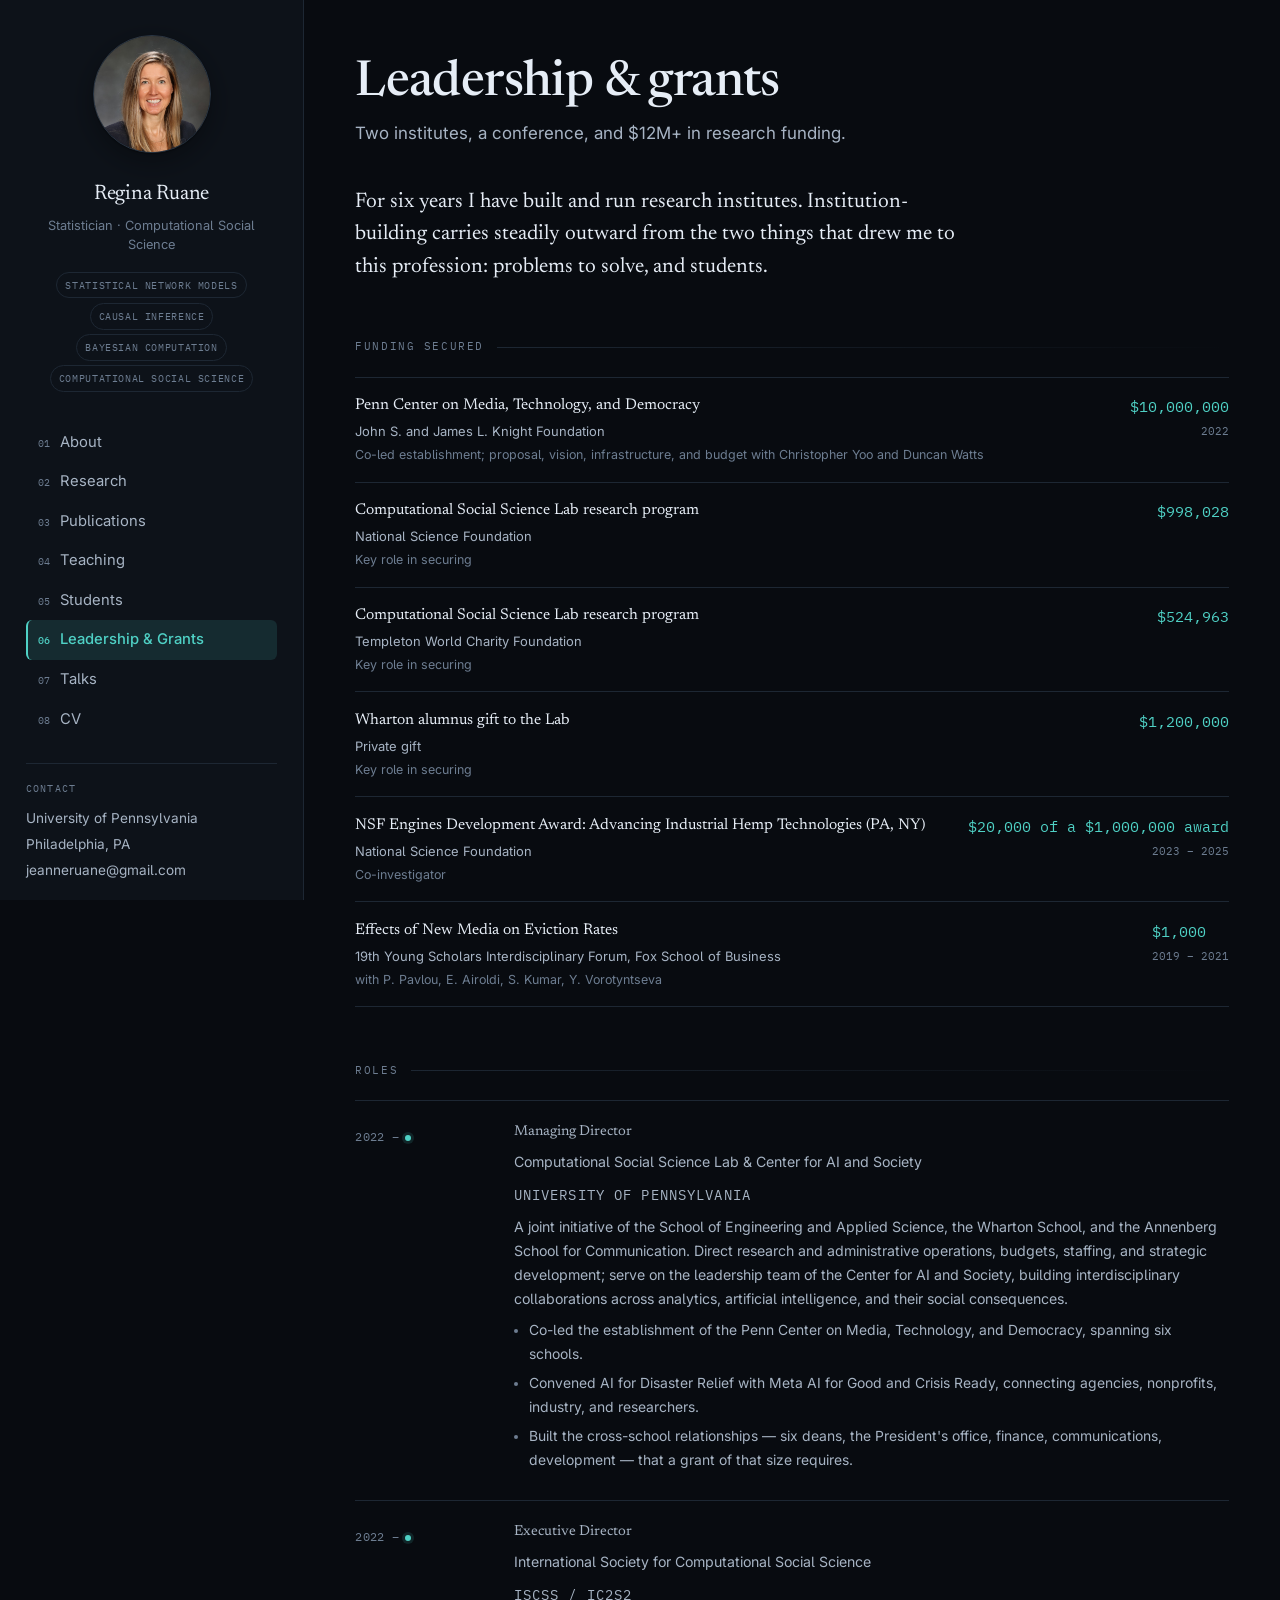
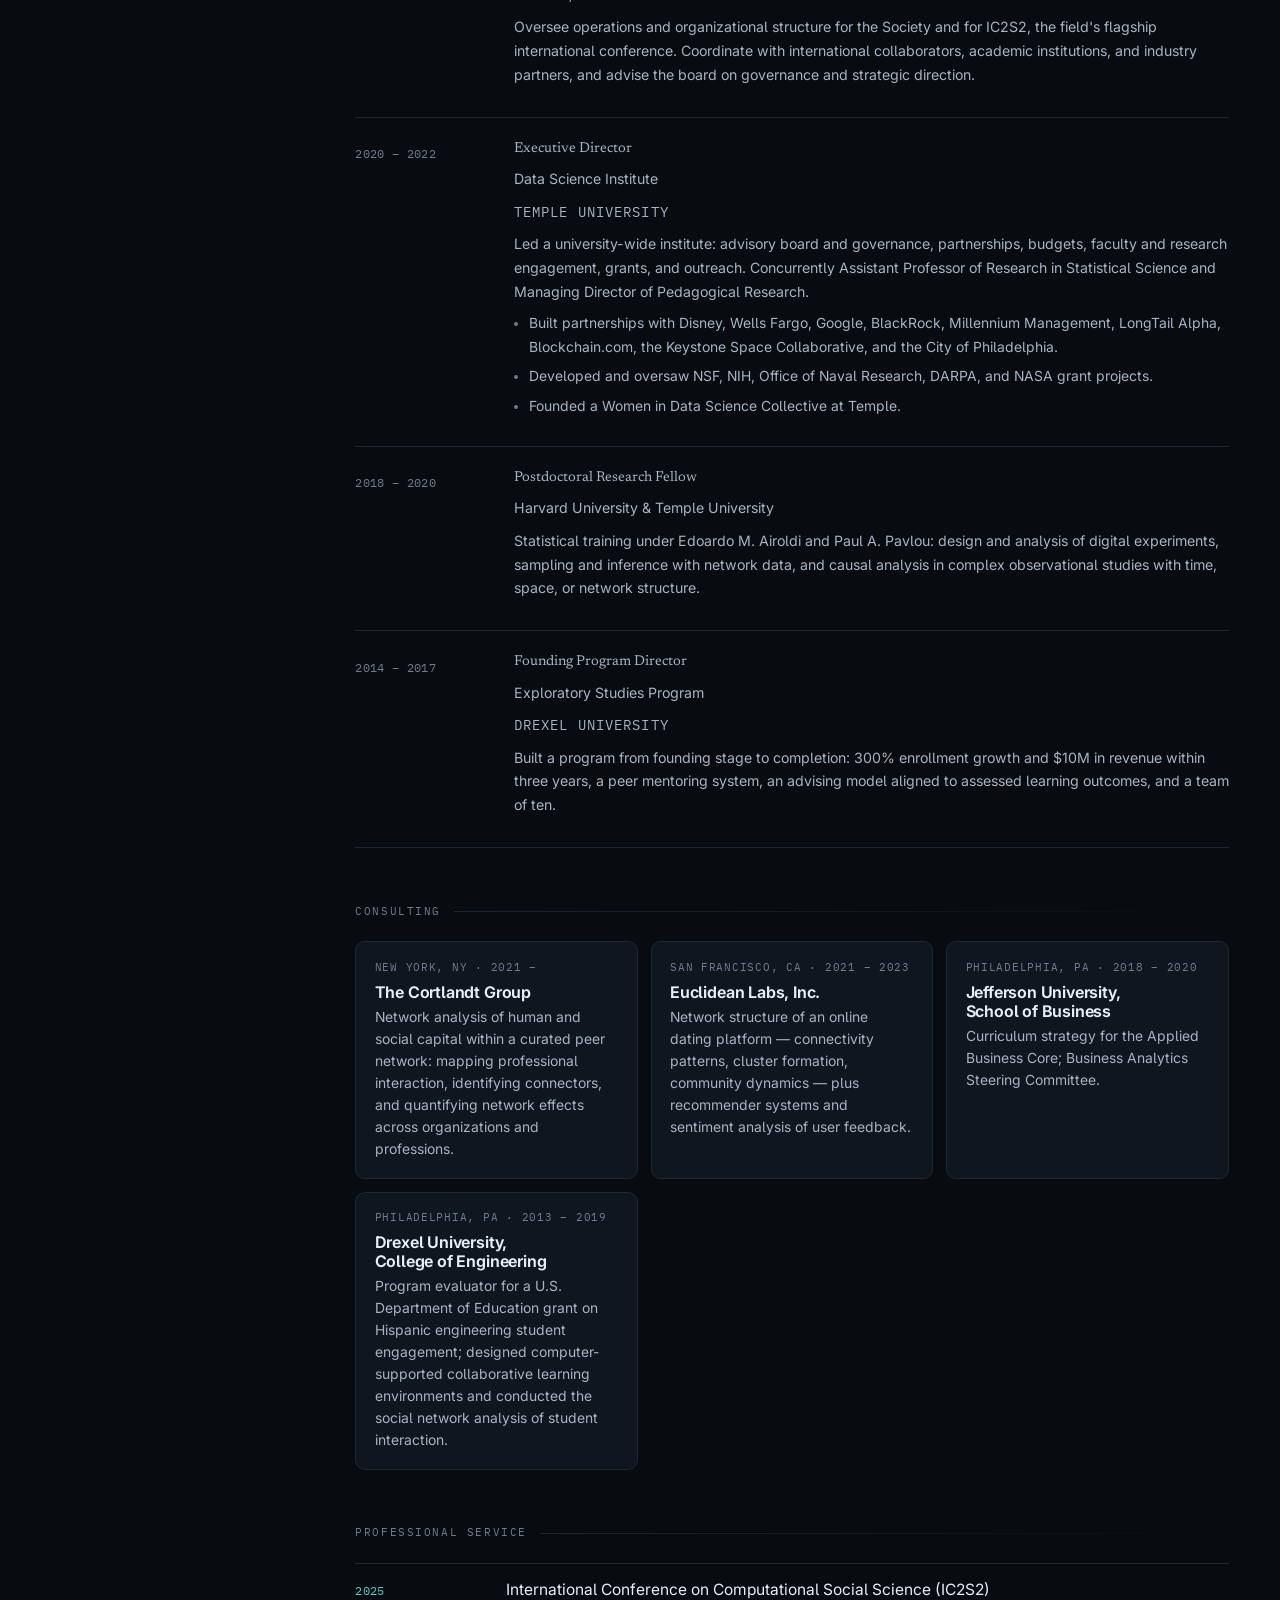
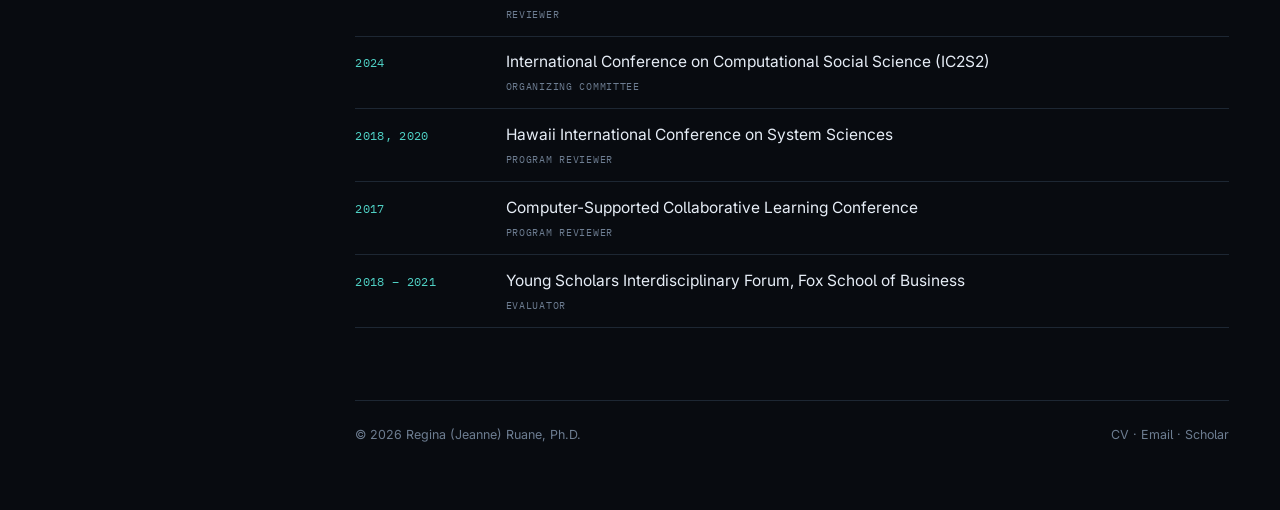
<file: leadership/index.html>
<!doctype html>
<html lang="en" data-theme="dark">
<head>
<meta charset="utf-8">
<meta name="viewport" content="width=device-width, initial-scale=1, viewport-fit=cover">
<title>Leadership &amp; grants · Regina Ruane</title>
<meta name="description" content="Directing Penn's Computational Social Science Lab and ISCSS, a $10M Knight Foundation award across six schools, and grants from NSF and Templeton.">
<meta name="author" content="Regina (Jeanne) Ruane, Ph.D.">
<link rel="canonical" href="https://reginaruane.github.io/leadership/">
<meta property="og:url" content="https://reginaruane.github.io/leadership/">
<meta property="og:image" content="https://reginaruane.github.io/images/profile.jpg">
<meta property="og:type" content="website">
<meta property="og:site_name" content="Regina Ruane">
<meta property="og:title" content="Leadership &amp; grants · Regina Ruane">
<meta property="og:description" content="Directing Penn's Computational Social Science Lab and ISCSS, a $10M Knight Foundation award across six schools, and grants from NSF and Templeton.">
<meta name="twitter:card" content="summary">

<link rel="icon" href="../images/favicon.svg" type="image/svg+xml">
<link rel="preconnect" href="https://fonts.googleapis.com">
<link rel="preconnect" href="https://fonts.gstatic.com" crossorigin>
<link rel="stylesheet" href="https://fonts.googleapis.com/css2?family=Newsreader:ital,opsz,wght@0,6..72,400;0,500;0,600;1,6..72,400&amp;family=Inter:wght@400;500;600;650&amp;family=IBM+Plex+Mono:wght@400;500&amp;display=swap">
<link rel="stylesheet" href="../assets/css/main.css">

<script>
/* Dark is the default. Apply a stored preference before first paint so the
   page never flashes the wrong theme. */
(function(){try{var t=localStorage.getItem('rr-theme');
if(t==='light'||t==='dark'){document.documentElement.setAttribute('data-theme',t);}}catch(e){}})();
</script>
</head>
<body>
<a class="skip" href="#main">Skip to content</a>

<div class="mobile-bar">
  <a class="mb-name" href="../index.html">Regina Ruane</a>
  <div class="mb-actions">
    <button class="theme-toggle" type="button" aria-pressed="false" aria-label="Switch between dark and light theme"><span class="t-light"><svg viewBox="0 0 24 24" fill="none" stroke="currentColor" stroke-width="1.8" stroke-linecap="round"><circle cx="12" cy="12" r="4"/><path d="M12 2v2M12 20v2M4.9 4.9l1.4 1.4M17.7 17.7l1.4 1.4M2 12h2M20 12h2M4.9 19.1l1.4-1.4M17.7 6.3l1.4-1.4"/></svg></span><span class="t-dark"><svg viewBox="0 0 24 24" fill="none" stroke="currentColor" stroke-width="1.8" stroke-linecap="round" stroke-linejoin="round"><path d="M21 12.8A9 9 0 1 1 11.2 3a7 7 0 0 0 9.8 9.8z"/></svg></span><span class="tt-text">Theme</span></button>
    <button class="menu-btn" type="button" aria-expanded="false" aria-controls="sidebar">Menu</button>
  </div>
</div>

<div class="shell">
<aside class="sidebar" id="sidebar">
  <div class="sidebar-inner">
    <a class="identity" href="../index.html">
      <img class="portrait" src="../images/profile.jpg" alt="Regina (Jeanne) Ruane, Ph.D." width="118" height="118">
      <span class="identity-name">Regina Ruane</span>
    </a>
    <p class="identity-role">Statistician · Computational Social Science</p>

    <p class="interests"><span class="interest">Statistical network models</span><span class="interest">Causal inference</span><span class="interest">Bayesian computation</span><span class="interest">Computational social science</span></p>

    <nav class="nav" aria-label="Main navigation">
      <ul><li><a href="../index.html"><span class="nav-num">01</span><span>About</span></a></li><li><a href="../research/index.html"><span class="nav-num">02</span><span>Research</span></a></li><li><a href="../publications/index.html"><span class="nav-num">03</span><span>Publications</span></a></li><li><a href="../teaching/index.html"><span class="nav-num">04</span><span>Teaching</span></a></li><li><a href="../students/index.html"><span class="nav-num">05</span><span>Students</span></a></li><li><a href="../leadership/index.html" class="is-current" aria-current="page"><span class="nav-num">06</span><span>Leadership &amp; Grants</span></a></li><li><a href="../talks/index.html"><span class="nav-num">07</span><span>Talks</span></a></li><li><a href="../cv/index.html"><span class="nav-num">08</span><span>CV</span></a></li></ul>
    </nav>

    <div class="side-block">
      <p class="side-label">Contact</p>
      <p class="contact-line">University of Pennsylvania</p>
      <p class="contact-line">Philadelphia, PA</p>
      <p class="contact-line"><a href="mailto:jeanneruane@gmail.com">jeanneruane@gmail.com</a></p>
    </div>

    <div class="side-block">
      <p class="side-label">Elsewhere</p>
      <ul class="profiles"><li><a href="../files/Ruane_CV.pdf"><svg viewBox="0 0 24 24" fill="none" stroke="currentColor" stroke-width="1.7" stroke-linecap="round" stroke-linejoin="round"><path d="M14 2H6a2 2 0 0 0-2 2v16a2 2 0 0 0 2 2h12a2 2 0 0 0 2-2V8z"/><path d="M14 2v6h6"/><path d="M9 15h6"/><path d="M9 11h2"/></svg><span>Curriculum vitae</span></a></li><li><a href="https://scholar.google.com/citations?user=pNNazAsAAAAJ&hl=en" rel="noopener"><svg viewBox="0 0 24 24" fill="currentColor"><path d="M12 3 1 9l11 6 9-4.91V17h2V9L12 3z"/><path d="M5 13.18v4L12 21l7-3.82v-4L12 17l-7-3.82z"/></svg><span>Google Scholar</span></a></li></ul>
    </div>

    <button class="theme-toggle" type="button" aria-pressed="false" aria-label="Switch between dark and light theme"><span class="t-light"><svg viewBox="0 0 24 24" fill="none" stroke="currentColor" stroke-width="1.8" stroke-linecap="round"><circle cx="12" cy="12" r="4"/><path d="M12 2v2M12 20v2M4.9 4.9l1.4 1.4M17.7 17.7l1.4 1.4M2 12h2M20 12h2M4.9 19.1l1.4-1.4M17.7 6.3l1.4-1.4"/></svg></span><span class="t-dark"><svg viewBox="0 0 24 24" fill="none" stroke="currentColor" stroke-width="1.8" stroke-linecap="round" stroke-linejoin="round"><path d="M21 12.8A9 9 0 1 1 11.2 3a7 7 0 0 0 9.8 9.8z"/></svg></span><span class="tt-text">Theme</span></button>
  </div>
</aside>

<main id="main" class="content">
<header class="page-head"><h1 class="page-title">Leadership &amp; grants</h1><p class="page-subtitle">Two institutes, a conference, and $12M+ in research funding.</p></header>
<div class="prose">
  <p class="lede">
    For six years I have built and run research institutes. Institution-building carries
    steadily outward from the two things that drew me to this profession: problems to solve,
    and students.
  </p>
</div>

<p class="section-label">Funding secured</p>
<ol class="grant-list" style="list-style:none">
<li class="grant reveal">
  <div>
    <p class="grant-title">Penn Center on Media, Technology, and Democracy</p>
    <p class="grant-funder">John S. and James L. Knight Foundation</p>
    <p class="grant-role">Co-led establishment; proposal, vision, infrastructure, and budget <span class="grant-role">with Christopher Yoo and Duncan Watts</span></p>
  </div>
  <div>
    <span class="grant-amount">$10,000,000</span>
    <span class="grant-period">2022</span>
  </div>
</li>
<li class="grant reveal">
  <div>
    <p class="grant-title">Computational Social Science Lab research program</p>
    <p class="grant-funder">National Science Foundation</p>
    <p class="grant-role">Key role in securing</p>
  </div>
  <div>
    <span class="grant-amount">$998,028</span>
    
  </div>
</li>
<li class="grant reveal">
  <div>
    <p class="grant-title">Computational Social Science Lab research program</p>
    <p class="grant-funder">Templeton World Charity Foundation</p>
    <p class="grant-role">Key role in securing</p>
  </div>
  <div>
    <span class="grant-amount">$524,963</span>
    
  </div>
</li>
<li class="grant reveal">
  <div>
    <p class="grant-title">Wharton alumnus gift to the Lab</p>
    <p class="grant-funder">Private gift</p>
    <p class="grant-role">Key role in securing</p>
  </div>
  <div>
    <span class="grant-amount">$1,200,000</span>
    
  </div>
</li>
<li class="grant reveal">
  <div>
    <p class="grant-title">NSF Engines Development Award: Advancing Industrial Hemp Technologies (PA, NY)</p>
    <p class="grant-funder">National Science Foundation</p>
    <p class="grant-role">Co-investigator</p>
  </div>
  <div>
    <span class="grant-amount">$20,000 of a $1,000,000 award</span>
    <span class="grant-period">2023 – 2025</span>
  </div>
</li>
<li class="grant reveal">
  <div>
    <p class="grant-title">Effects of New Media on Eviction Rates</p>
    <p class="grant-funder">19th Young Scholars Interdisciplinary Forum, Fox School of Business</p>
    <p class="grant-role">with P. Pavlou, E. Airoldi, S. Kumar, Y. Vorotyntseva</p>
  </div>
  <div>
    <span class="grant-amount">$1,000</span>
    <span class="grant-period">2019 – 2021</span>
  </div>
</li></ol>

<p class="section-label">Roles</p>
<div class="entries">
<div class="entry reveal">
  <div class="entry-years">2022 –<span class="now" aria-label="current"></span></div>
  <div class="entry-body">
    <p class="entry-title">Managing Director</p>
    <p class="entry-sub">Computational Social Science Lab &amp; Center for AI and Society</p>
    <p class="entry-org">University of Pennsylvania</p>
    <p>A joint initiative of the School of Engineering and Applied Science, the Wharton School, and the Annenberg School for Communication. Direct research and administrative operations, budgets, staffing, and strategic development; serve on the leadership team of the Center for AI and Society, building interdisciplinary collaborations across analytics, artificial intelligence, and their social consequences.</p>
    <ul><li>Co-led the establishment of the Penn Center on Media, Technology, and Democracy, spanning six schools.</li><li>Convened AI for Disaster Relief with Meta AI for Good and Crisis Ready, connecting agencies, nonprofits, industry, and researchers.</li><li>Built the cross-school relationships — six deans, the President's office, finance, communications, development — that a grant of that size requires.</li></ul>
  </div>
</div>
<div class="entry reveal">
  <div class="entry-years">2022 –<span class="now" aria-label="current"></span></div>
  <div class="entry-body">
    <p class="entry-title">Executive Director</p>
    <p class="entry-sub">International Society for Computational Social Science</p>
    <p class="entry-org">ISCSS / IC2S2</p>
    <p>Oversee operations and organizational structure for the Society and for IC2S2, the field's flagship international conference. Coordinate with international collaborators, academic institutions, and industry partners, and advise the board on governance and strategic direction.</p>
    
  </div>
</div>
<div class="entry reveal">
  <div class="entry-years">2020 – 2022</div>
  <div class="entry-body">
    <p class="entry-title">Executive Director</p>
    <p class="entry-sub">Data Science Institute</p>
    <p class="entry-org">Temple University</p>
    <p>Led a university-wide institute: advisory board and governance, partnerships, budgets, faculty and research engagement, grants, and outreach. Concurrently Assistant Professor of Research in Statistical Science and Managing Director of Pedagogical Research.</p>
    <ul><li>Built partnerships with Disney, Wells Fargo, Google, BlackRock, Millennium Management, LongTail Alpha, Blockchain.com, the Keystone Space Collaborative, and the City of Philadelphia.</li><li>Developed and oversaw NSF, NIH, Office of Naval Research, DARPA, and NASA grant projects.</li><li>Founded a Women in Data Science Collective at Temple.</li></ul>
  </div>
</div>
<div class="entry reveal">
  <div class="entry-years">2018 – 2020</div>
  <div class="entry-body">
    <p class="entry-title">Postdoctoral Research Fellow</p>
    <p class="entry-sub">Harvard University &amp; Temple University</p>
    
    <p>Statistical training under Edoardo M. Airoldi and Paul A. Pavlou: design and analysis of digital experiments, sampling and inference with network data, and causal analysis in complex observational studies with time, space, or network structure.</p>
    
  </div>
</div>
<div class="entry reveal">
  <div class="entry-years">2014 – 2017</div>
  <div class="entry-body">
    <p class="entry-title">Founding Program Director</p>
    <p class="entry-sub">Exploratory Studies Program</p>
    <p class="entry-org">Drexel University</p>
    <p>Built a program from founding stage to completion: 300% enrollment growth and $10M in revenue within three years, a peer mentoring system, an advising model aligned to assessed learning outcomes, and a team of ten.</p>
    
  </div>
</div></div>

<p class="section-label">Consulting</p>
<div class="card-grid"><div class="card reveal"><p class="card-meta">New York, NY · 2021 –</p><h4>The Cortlandt Group</h4><p>Network analysis of human and social capital within a curated peer network: mapping professional interaction, identifying connectors, and quantifying network effects across organizations and professions.</p></div><div class="card reveal"><p class="card-meta">San Francisco, CA · 2021 – 2023</p><h4>Euclidean Labs, Inc.</h4><p>Network structure of an online dating platform — connectivity patterns, cluster formation, community dynamics — plus recommender systems and sentiment analysis of user feedback.</p></div><div class="card reveal"><p class="card-meta">Philadelphia, PA · 2018 – 2020</p><h4>Jefferson University, School of Business</h4><p>Curriculum strategy for the Applied Business Core; Business Analytics Steering Committee.</p></div><div class="card reveal"><p class="card-meta">Philadelphia, PA · 2013 – 2019</p><h4>Drexel University, College of Engineering</h4><p>Program evaluator for a U.S. Department of Education grant on Hispanic engineering student engagement; designed computer-supported collaborative learning environments and conducted the social network analysis of student interaction.</p></div></div>

<p class="section-label">Professional service</p>
<div><div class="course"><div class="course-code">2025</div><div><p class="course-title">International Conference on Computational Social Science (IC2S2)</p><p class="course-level">Reviewer</p></div></div><div class="course"><div class="course-code">2024</div><div><p class="course-title">International Conference on Computational Social Science (IC2S2)</p><p class="course-level">Organizing Committee</p></div></div><div class="course"><div class="course-code">2018, 2020</div><div><p class="course-title">Hawaii International Conference on System Sciences</p><p class="course-level">Program Reviewer</p></div></div><div class="course"><div class="course-code">2017</div><div><p class="course-title">Computer-Supported Collaborative Learning Conference</p><p class="course-level">Program Reviewer</p></div></div><div class="course"><div class="course-code">2018 – 2021</div><div><p class="course-title">Young Scholars Interdisciplinary Forum, Fox School of Business</p><p class="course-level">Evaluator</p></div></div></div>

  <footer class="footer">
    <span>&copy; 2026 Regina (Jeanne) Ruane, Ph.D.</span>
    <span><a href="../files/Ruane_CV.pdf">CV</a> · <a href="mailto:jeanneruane@gmail.com">Email</a> · <a href="https://scholar.google.com/citations?user=pNNazAsAAAAJ&hl=en" rel="noopener">Scholar</a></span>
  </footer>
</main>
</div>
<script src="../assets/js/site.js" defer></script>
</body>
</html>
</file>
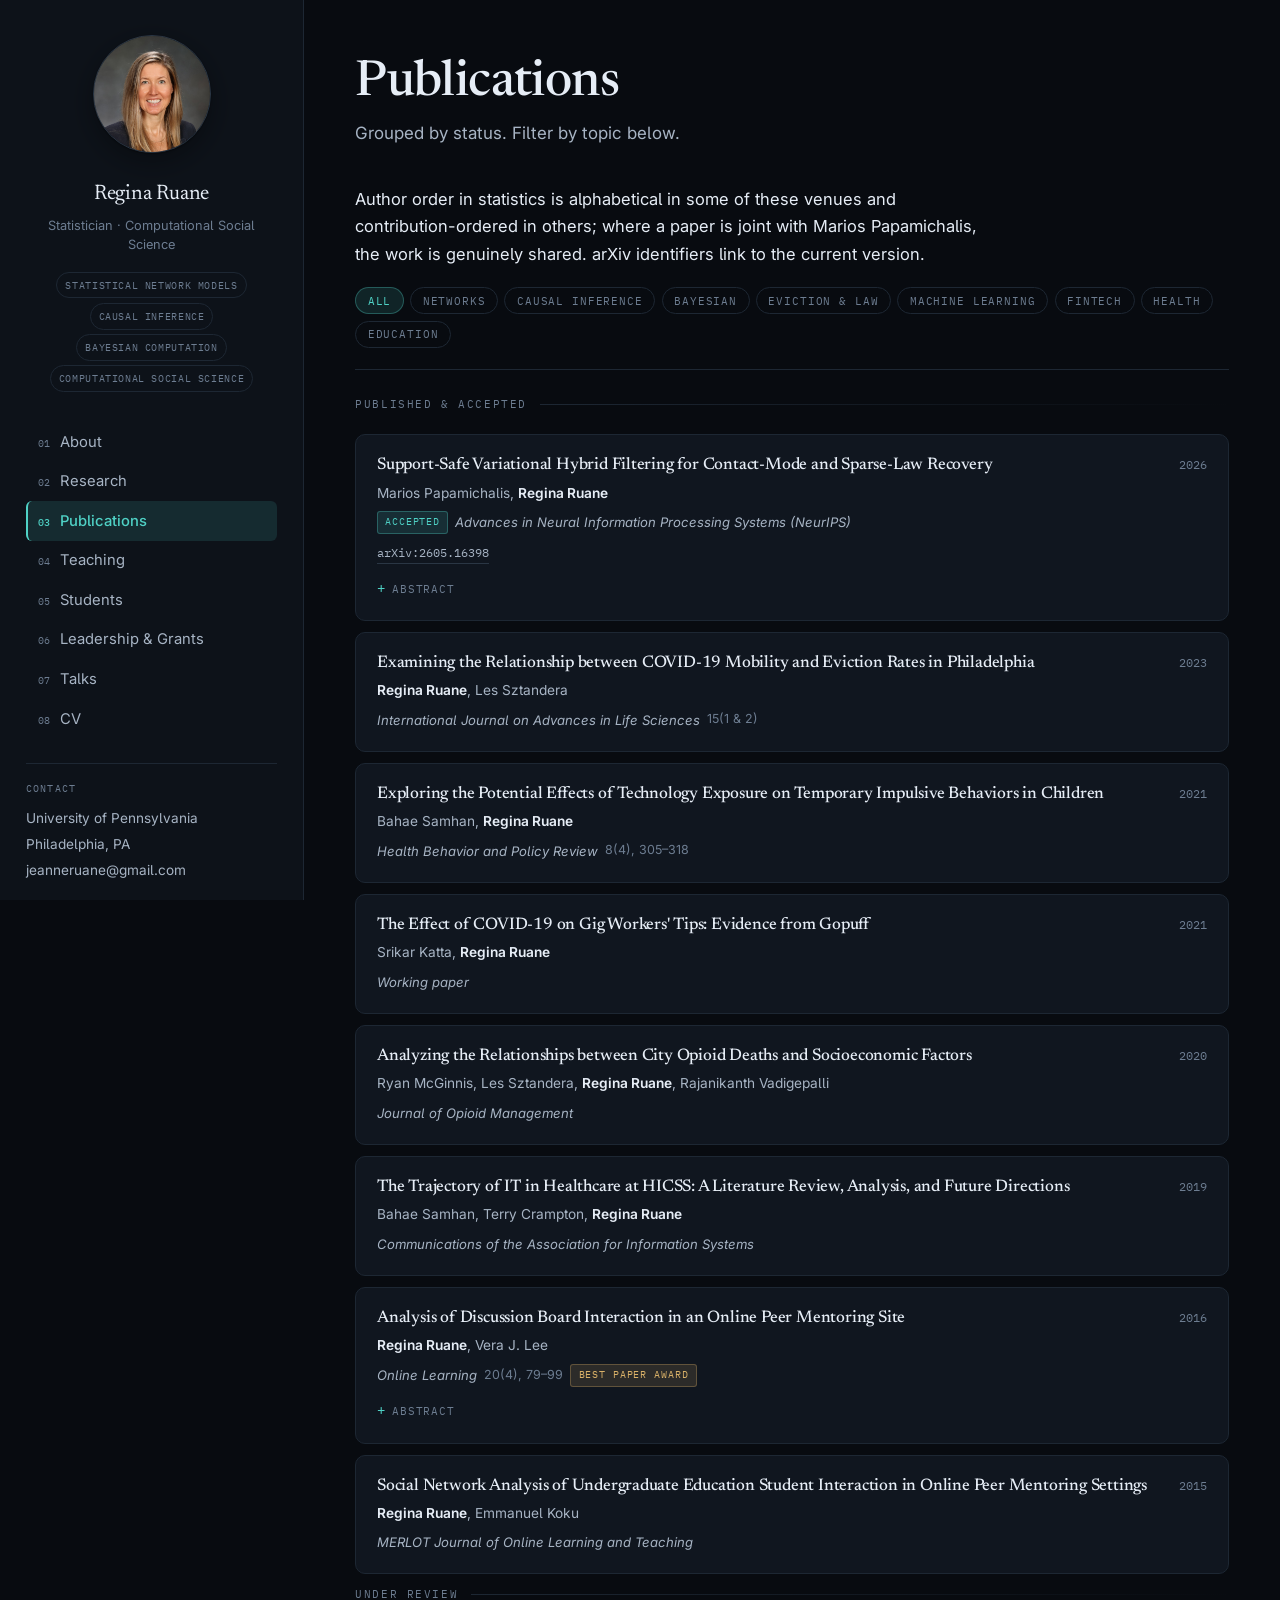
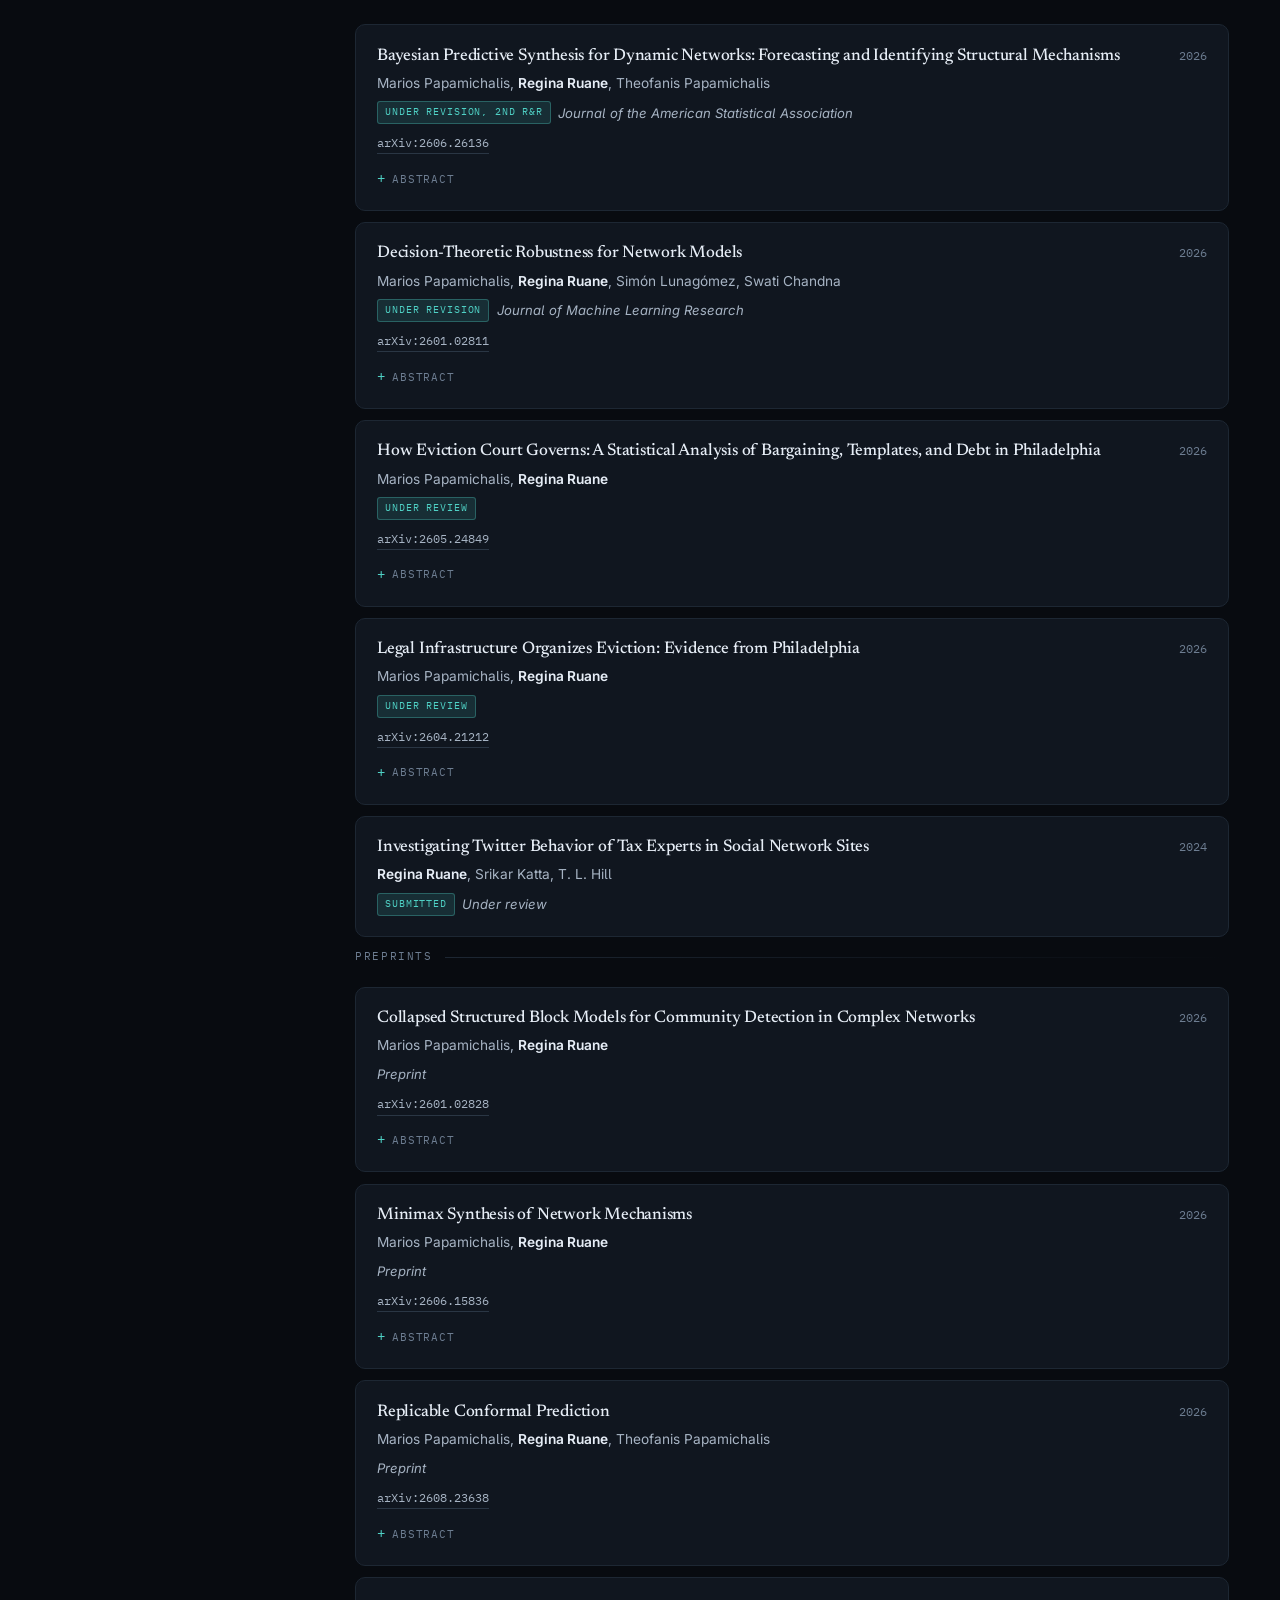
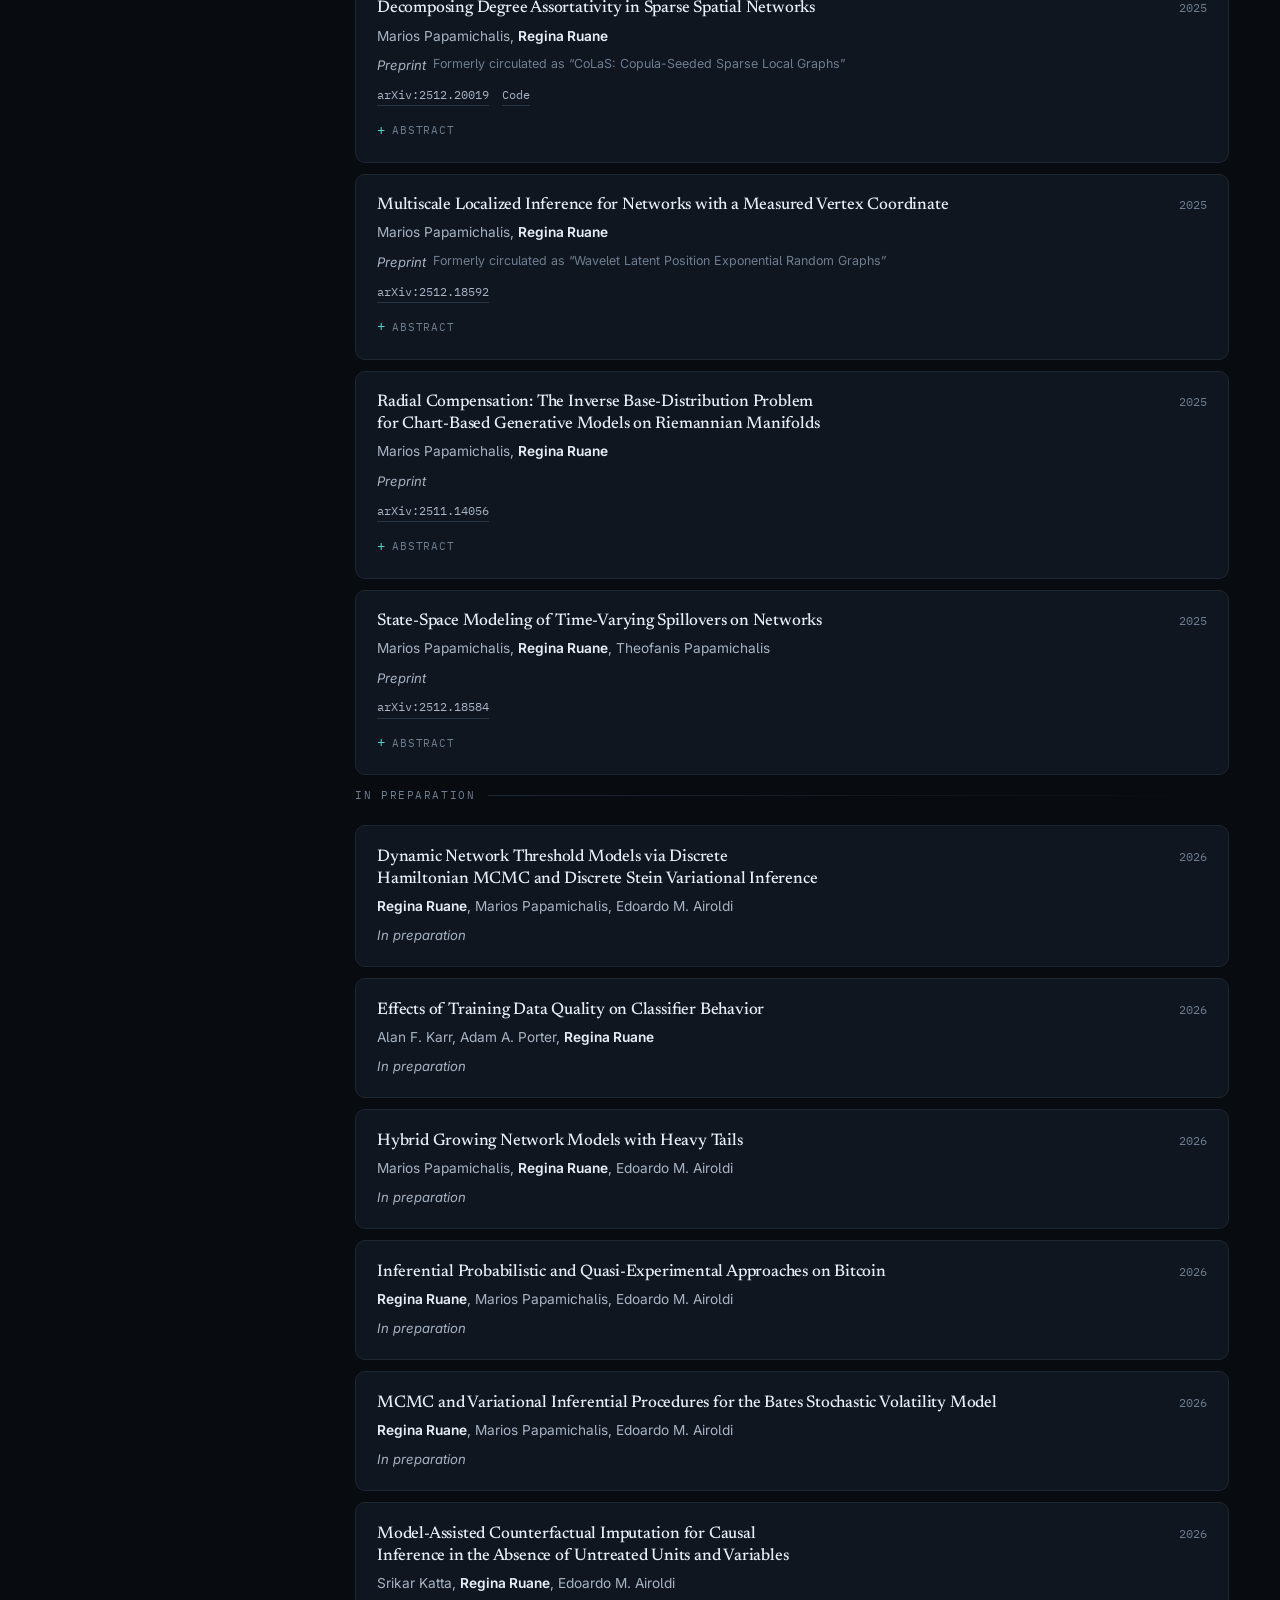
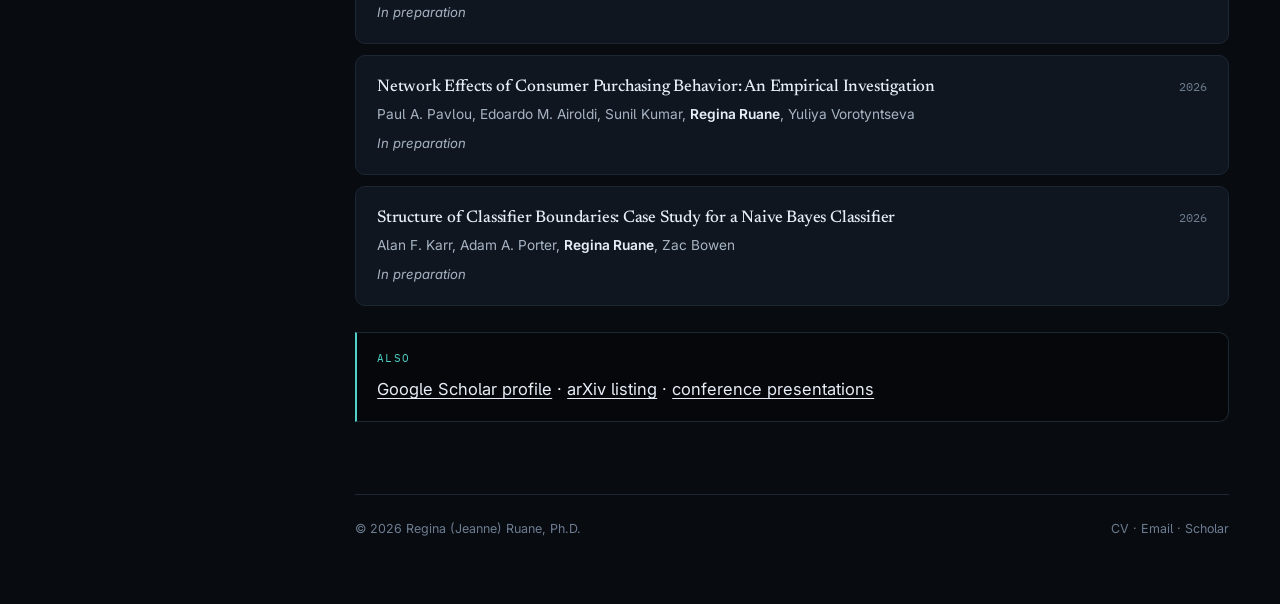
<file: publications/index.html>
<!doctype html>
<html lang="en" data-theme="dark">
<head>
<meta charset="utf-8">
<meta name="viewport" content="width=device-width, initial-scale=1, viewport-fit=cover">
<title>Publications · Regina Ruane</title>
<meta name="description" content="Papers and preprints on statistical network models, robustness, causal inference, and the legal infrastructure of eviction.">
<meta name="author" content="Regina (Jeanne) Ruane, Ph.D.">
<link rel="canonical" href="https://reginaruane.github.io/publications/">
<meta property="og:url" content="https://reginaruane.github.io/publications/">
<meta property="og:image" content="https://reginaruane.github.io/images/profile.jpg">
<meta property="og:type" content="website">
<meta property="og:site_name" content="Regina Ruane">
<meta property="og:title" content="Publications · Regina Ruane">
<meta property="og:description" content="Papers and preprints on statistical network models, robustness, causal inference, and the legal infrastructure of eviction.">
<meta name="twitter:card" content="summary">

<link rel="icon" href="../images/favicon.svg" type="image/svg+xml">
<link rel="preconnect" href="https://fonts.googleapis.com">
<link rel="preconnect" href="https://fonts.gstatic.com" crossorigin>
<link rel="stylesheet" href="https://fonts.googleapis.com/css2?family=Newsreader:ital,opsz,wght@0,6..72,400;0,500;0,600;1,6..72,400&amp;family=Inter:wght@400;500;600;650&amp;family=IBM+Plex+Mono:wght@400;500&amp;display=swap">
<link rel="stylesheet" href="../assets/css/main.css">

<script>
/* Dark is the default. Apply a stored preference before first paint so the
   page never flashes the wrong theme. */
(function(){try{var t=localStorage.getItem('rr-theme');
if(t==='light'||t==='dark'){document.documentElement.setAttribute('data-theme',t);}}catch(e){}})();
</script>
</head>
<body>
<a class="skip" href="#main">Skip to content</a>

<div class="mobile-bar">
  <a class="mb-name" href="../index.html">Regina Ruane</a>
  <div class="mb-actions">
    <button class="theme-toggle" type="button" aria-pressed="false" aria-label="Switch between dark and light theme"><span class="t-light"><svg viewBox="0 0 24 24" fill="none" stroke="currentColor" stroke-width="1.8" stroke-linecap="round"><circle cx="12" cy="12" r="4"/><path d="M12 2v2M12 20v2M4.9 4.9l1.4 1.4M17.7 17.7l1.4 1.4M2 12h2M20 12h2M4.9 19.1l1.4-1.4M17.7 6.3l1.4-1.4"/></svg></span><span class="t-dark"><svg viewBox="0 0 24 24" fill="none" stroke="currentColor" stroke-width="1.8" stroke-linecap="round" stroke-linejoin="round"><path d="M21 12.8A9 9 0 1 1 11.2 3a7 7 0 0 0 9.8 9.8z"/></svg></span><span class="tt-text">Theme</span></button>
    <button class="menu-btn" type="button" aria-expanded="false" aria-controls="sidebar">Menu</button>
  </div>
</div>

<div class="shell">
<aside class="sidebar" id="sidebar">
  <div class="sidebar-inner">
    <a class="identity" href="../index.html">
      <img class="portrait" src="../images/profile.jpg" alt="Regina (Jeanne) Ruane, Ph.D." width="118" height="118">
      <span class="identity-name">Regina Ruane</span>
    </a>
    <p class="identity-role">Statistician · Computational Social Science</p>

    <p class="interests"><span class="interest">Statistical network models</span><span class="interest">Causal inference</span><span class="interest">Bayesian computation</span><span class="interest">Computational social science</span></p>

    <nav class="nav" aria-label="Main navigation">
      <ul><li><a href="../index.html"><span class="nav-num">01</span><span>About</span></a></li><li><a href="../research/index.html"><span class="nav-num">02</span><span>Research</span></a></li><li><a href="../publications/index.html" class="is-current" aria-current="page"><span class="nav-num">03</span><span>Publications</span></a></li><li><a href="../teaching/index.html"><span class="nav-num">04</span><span>Teaching</span></a></li><li><a href="../students/index.html"><span class="nav-num">05</span><span>Students</span></a></li><li><a href="../leadership/index.html"><span class="nav-num">06</span><span>Leadership &amp; Grants</span></a></li><li><a href="../talks/index.html"><span class="nav-num">07</span><span>Talks</span></a></li><li><a href="../cv/index.html"><span class="nav-num">08</span><span>CV</span></a></li></ul>
    </nav>

    <div class="side-block">
      <p class="side-label">Contact</p>
      <p class="contact-line">University of Pennsylvania</p>
      <p class="contact-line">Philadelphia, PA</p>
      <p class="contact-line"><a href="mailto:jeanneruane@gmail.com">jeanneruane@gmail.com</a></p>
    </div>

    <div class="side-block">
      <p class="side-label">Elsewhere</p>
      <ul class="profiles"><li><a href="../files/Ruane_CV.pdf"><svg viewBox="0 0 24 24" fill="none" stroke="currentColor" stroke-width="1.7" stroke-linecap="round" stroke-linejoin="round"><path d="M14 2H6a2 2 0 0 0-2 2v16a2 2 0 0 0 2 2h12a2 2 0 0 0 2-2V8z"/><path d="M14 2v6h6"/><path d="M9 15h6"/><path d="M9 11h2"/></svg><span>Curriculum vitae</span></a></li><li><a href="https://scholar.google.com/citations?user=pNNazAsAAAAJ&hl=en" rel="noopener"><svg viewBox="0 0 24 24" fill="currentColor"><path d="M12 3 1 9l11 6 9-4.91V17h2V9L12 3z"/><path d="M5 13.18v4L12 21l7-3.82v-4L12 17l-7-3.82z"/></svg><span>Google Scholar</span></a></li></ul>
    </div>

    <button class="theme-toggle" type="button" aria-pressed="false" aria-label="Switch between dark and light theme"><span class="t-light"><svg viewBox="0 0 24 24" fill="none" stroke="currentColor" stroke-width="1.8" stroke-linecap="round"><circle cx="12" cy="12" r="4"/><path d="M12 2v2M12 20v2M4.9 4.9l1.4 1.4M17.7 17.7l1.4 1.4M2 12h2M20 12h2M4.9 19.1l1.4-1.4M17.7 6.3l1.4-1.4"/></svg></span><span class="t-dark"><svg viewBox="0 0 24 24" fill="none" stroke="currentColor" stroke-width="1.8" stroke-linecap="round" stroke-linejoin="round"><path d="M21 12.8A9 9 0 1 1 11.2 3a7 7 0 0 0 9.8 9.8z"/></svg></span><span class="tt-text">Theme</span></button>
  </div>
</aside>

<main id="main" class="content">
<header class="page-head"><h1 class="page-title">Publications</h1><p class="page-subtitle">Grouped by status. Filter by topic below.</p></header>
<div class="prose">
  <p>
    Author order in statistics is alphabetical in some of these venues and
    contribution-ordered in others; where a paper is joint with Marios Papamichalis, the
    work is genuinely shared. arXiv identifiers link to the current version.
  </p>
</div>

<div class="pub-filters" role="group" aria-label="Filter publications by topic"><button class="filter-btn is-active" data-filter="all" aria-pressed="true">All</button><button class="filter-btn" data-filter="networks" aria-pressed="false">Networks</button><button class="filter-btn" data-filter="causal" aria-pressed="false">Causal inference</button><button class="filter-btn" data-filter="bayesian" aria-pressed="false">Bayesian</button><button class="filter-btn" data-filter="eviction" aria-pressed="false">Eviction &amp; law</button><button class="filter-btn" data-filter="ml" aria-pressed="false">Machine learning</button><button class="filter-btn" data-filter="fintech" aria-pressed="false">FinTech</button><button class="filter-btn" data-filter="health" aria-pressed="false">Health</button><button class="filter-btn" data-filter="education" aria-pressed="false">Education</button></div>

<p class="pub-empty">No papers match that filter.</p>

<div data-pub-group><p class="section-label">Published &amp; accepted</p><ol class="pubs">
    <li class="pub reveal" data-topics="ml bayesian">
      <div class="pub-head">
        <h3 class="pub-title">Support-Safe Variational Hybrid Filtering for Contact-Mode and Sparse-Law Recovery</h3>
        <span class="pub-year">2026</span>
      </div>
      <p class="pub-authors">Marios Papamichalis, <strong>Regina Ruane</strong></p>
      <p class="pub-meta"><span class="tag">Accepted</span><cite>Advances in Neural Information Processing Systems (NeurIPS)</cite></p>
      <p class="pub-links"><a href="https://arxiv.org/abs/2605.16398" rel="noopener">arXiv:2605.16398</a></p>
      <details class="pub-abstract"><summary>Abstract</summary><p>Contact-rich robot dynamics are hybrid: a single observation can match several latent states and contact regimes (free, impact, stick-slip). A standard amortized filter that places no probability on a feasible contact transition will permanently lose the branch the robot actually follows. We introduce VHYDRO, a variational hybrid dynamics learner that prevents this branch loss. At each step, VHYDRO mixes the learned proposal with a feasible transition law before sampling and importance weighting, ensuring that every transition retained by the model-feasible carrier remains covered. VHYDRO jointly infers a continuous latent state and a discrete contact mode, and fits a sparse port-Hamiltonian law to each recovered regime.</p></details>
    </li>
    <li class="pub reveal" data-topics="eviction health">
      <div class="pub-head">
        <h3 class="pub-title">Examining the Relationship between COVID-19 Mobility and Eviction Rates in Philadelphia</h3>
        <span class="pub-year">2023</span>
      </div>
      <p class="pub-authors"><strong>Regina Ruane</strong>, Les Sztandera</p>
      <p class="pub-meta"><cite>International Journal on Advances in Life Sciences</cite><span class="pub-note">15(1 &amp; 2)</span></p>
      
      
    </li>
    <li class="pub reveal" data-topics="health">
      <div class="pub-head">
        <h3 class="pub-title">Exploring the Potential Effects of Technology Exposure on Temporary Impulsive Behaviors in Children</h3>
        <span class="pub-year">2021</span>
      </div>
      <p class="pub-authors">Bahae Samhan, <strong>Regina Ruane</strong></p>
      <p class="pub-meta"><cite>Health Behavior and Policy Review</cite><span class="pub-note">8(4), 305–318</span></p>
      
      
    </li>
    <li class="pub reveal" data-topics="fintech causal">
      <div class="pub-head">
        <h3 class="pub-title">The Effect of COVID-19 on Gig Workers' Tips: Evidence from Gopuff</h3>
        <span class="pub-year">2021</span>
      </div>
      <p class="pub-authors">Srikar Katta, <strong>Regina Ruane</strong></p>
      <p class="pub-meta"><cite>Working paper</cite></p>
      
      
    </li>
    <li class="pub reveal" data-topics="health">
      <div class="pub-head">
        <h3 class="pub-title">Analyzing the Relationships between City Opioid Deaths and Socioeconomic Factors</h3>
        <span class="pub-year">2020</span>
      </div>
      <p class="pub-authors">Ryan McGinnis, Les Sztandera, <strong>Regina Ruane</strong>, Rajanikanth Vadigepalli</p>
      <p class="pub-meta"><cite>Journal of Opioid Management</cite></p>
      
      
    </li>
    <li class="pub reveal" data-topics="health">
      <div class="pub-head">
        <h3 class="pub-title">The Trajectory of IT in Healthcare at HICSS: A Literature Review, Analysis, and Future Directions</h3>
        <span class="pub-year">2019</span>
      </div>
      <p class="pub-authors">Bahae Samhan, Terry Crampton, <strong>Regina Ruane</strong></p>
      <p class="pub-meta"><cite>Communications of the Association for Information Systems</cite></p>
      
      
    </li>
    <li class="pub reveal" data-topics="networks education">
      <div class="pub-head">
        <h3 class="pub-title">Analysis of Discussion Board Interaction in an Online Peer Mentoring Site</h3>
        <span class="pub-year">2016</span>
      </div>
      <p class="pub-authors"><strong>Regina Ruane</strong>, Vera J. Lee</p>
      <p class="pub-meta"><cite>Online Learning</cite><span class="pub-note">20(4), 79–99</span><span class="tag tag-award">Best Paper Award</span></p>
      
      <details class="pub-abstract"><summary>Abstract</summary><p>A mixed-methods study of an online peer mentoring site for undergraduate education students, combining social network analysis with interpretive content analysis and critical discourse analysis to characterise how social position, peer influence, and discourse shape the formation of an online learning community.</p></details>
    </li>
    <li class="pub reveal" data-topics="networks education">
      <div class="pub-head">
        <h3 class="pub-title">Social Network Analysis of Undergraduate Education Student Interaction in Online Peer Mentoring Settings</h3>
        <span class="pub-year">2015</span>
      </div>
      <p class="pub-authors"><strong>Regina Ruane</strong>, Emmanuel Koku</p>
      <p class="pub-meta"><cite>MERLOT Journal of Online Learning and Teaching</cite></p>
      
      
    </li></ol></div><div data-pub-group><p class="section-label">Under review</p><ol class="pubs">
    <li class="pub reveal" data-topics="networks bayesian">
      <div class="pub-head">
        <h3 class="pub-title">Bayesian Predictive Synthesis for Dynamic Networks: Forecasting and Identifying Structural Mechanisms</h3>
        <span class="pub-year">2026</span>
      </div>
      <p class="pub-authors">Marios Papamichalis, <strong>Regina Ruane</strong>, Theofanis Papamichalis</p>
      <p class="pub-meta"><span class="tag">Under revision, 2nd R&amp;R</span><cite>Journal of the American Statistical Association</cite></p>
      <p class="pub-links"><a href="https://arxiv.org/abs/2606.26136" rel="noopener">arXiv:2606.26136</a></p>
      <details class="pub-abstract"><summary>Abstract</summary><p>Networks are shaped by competing structural mechanisms, such as communities, geometry, or hubs. In a dynamic network the most predictive mechanism can change, and a model tied to one mechanism, or to fixed weights, cannot adapt as the dominant structure shifts. We develop dynamic Bayesian predictive synthesis for networks, in which a mechanism is an agent forecasting the next snapshot's edges and a synthesis layer combines them with time-varying weights. At each step the method returns a calibrated edge forecast and inference on the mechanism weights, with intervals valid given the fitted agents, so it also reports which mechanism is most informative. A sharp threshold separates distinguishable from indistinguishable mechanisms, and a change in the active mechanism is tracked at an optimal per-switch cost.</p></details>
    </li>
    <li class="pub reveal" data-topics="networks bayesian">
      <div class="pub-head">
        <h3 class="pub-title">Decision-Theoretic Robustness for Network Models</h3>
        <span class="pub-year">2026</span>
      </div>
      <p class="pub-authors">Marios Papamichalis, <strong>Regina Ruane</strong>, Simón Lunagómez, Swati Chandna</p>
      <p class="pub-meta"><span class="tag">Under revision</span><cite>Journal of Machine Learning Research</cite></p>
      <p class="pub-links"><a href="https://arxiv.org/abs/2601.02811" rel="noopener">arXiv:2601.02811</a></p>
      <details class="pub-abstract"><summary>Abstract</summary><p>Network data from neuroscience, epidemiology, and the social sciences are routinely analyzed with Bayesian network models such as Erdős–Rényi graphs, stochastic block models, random dot product graphs, and graphon priors. In such applications these models are only approximations, whereas real networks are sparse, heterogeneous, and exhibit higher-order dependencies. This raises the question: how stable are network-based decisions, model selection, functional summaries, and policy recommendations under small misspecification of the assumed model? We address this using a local decision-theoretic robustness framework, in which the posterior is allowed to vary within a small Kullback–Leibler neighborhood and actions are chosen to minimize the worst-case posterior expected loss. We derive sharp small-radius expansions for the robust posterior risk, obtain a universal critical exponent describing how decision-level uncertainty explodes near criticality, develop a nonparametric minimax theory for robust model selection, and illustrate a practical algorithm on functional brain connectivity and Karnataka village social networks.</p></details>
    </li>
    <li class="pub reveal" data-topics="eviction networks causal">
      <div class="pub-head">
        <h3 class="pub-title">How Eviction Court Governs: A Statistical Analysis of Bargaining, Templates, and Debt in Philadelphia</h3>
        <span class="pub-year">2026</span>
      </div>
      <p class="pub-authors">Marios Papamichalis, <strong>Regina Ruane</strong></p>
      <p class="pub-meta"><span class="tag">Under review</span></p>
      <p class="pub-links"><a href="https://arxiv.org/abs/2605.24849" rel="noopener">arXiv:2605.24849</a></p>
      <details class="pub-abstract"><summary>Abstract</summary><p>We analyze downstream courtroom governance in Philadelphia eviction cases using 755,004 Municipal Court landlord–tenant records filed from 1969 through 2022. Post-filing case processing is organized by repeated courtroom relationships, judge and tenant-attorney regimes, reusable agreement templates, and repeated team–property units. Among both-represented cases, 58.2% involve a plaintiff-side and tenant-side attorney pair that had appeared against one another in the prior year, and greater prior pair exposure predicts lower default, higher judgment-by- agreement, and higher served-writ rates. Settlement text is highly standardized: reusable templates explain strictness, waiver, lockout-trigger, payment-plan, and deadline language far more strongly than raw attorney identity. Eviction court emerges as a repeated institutional field that organizes bargaining, text, debt, and enforcement after cases enter the courtroom pipeline.</p></details>
    </li>
    <li class="pub reveal" data-topics="eviction networks causal">
      <div class="pub-head">
        <h3 class="pub-title">Legal Infrastructure Organizes Eviction: Evidence from Philadelphia</h3>
        <span class="pub-year">2026</span>
      </div>
      <p class="pub-authors">Marios Papamichalis, <strong>Regina Ruane</strong></p>
      <p class="pub-meta"><span class="tag">Under review</span></p>
      <p class="pub-links"><a href="https://arxiv.org/abs/2604.21212" rel="noopener">arXiv:2604.21212</a></p>
      <details class="pub-abstract"><summary>Abstract</summary><p>We analyze the filing-side legal infrastructure of eviction using 755,004 Philadelphia Municipal Court landlord–tenant records filed between 1969 and 2022, of which 747,125 are residential. Eviction in Philadelphia is organized upstream by a concentrated plaintiff-side bar, durable plaintiff–attorney dependence, repeated use of the same properties, and recurring tenant-name exposure. Between 1983 and 2022, the ten most active plaintiff attorneys handled 82.2% of represented plaintiff-side cases per year on average, compared with 14.8% for the ten most active plaintiffs. Across the residential filing universe, 48.8% of cases occur at addresses with a prior filing in the preceding year, and 23.6% at addresses with six or more prior filings. We interpret eviction as a layered upstream process in which concentrated counsel, repeated places, and recurring tenants produce filings before any courtroom bargaining or adjudication occurs.</p></details>
    </li>
    <li class="pub reveal" data-topics="networks education">
      <div class="pub-head">
        <h3 class="pub-title">Investigating Twitter Behavior of Tax Experts in Social Network Sites</h3>
        <span class="pub-year">2024</span>
      </div>
      <p class="pub-authors"><strong>Regina Ruane</strong>, Srikar Katta, T. L. Hill</p>
      <p class="pub-meta"><span class="tag">Submitted</span><cite>Under review</cite></p>
      
      
    </li></ol></div><div data-pub-group><p class="section-label">Preprints</p><ol class="pubs">
    <li class="pub reveal" data-topics="networks bayesian">
      <div class="pub-head">
        <h3 class="pub-title">Collapsed Structured Block Models for Community Detection in Complex Networks</h3>
        <span class="pub-year">2026</span>
      </div>
      <p class="pub-authors">Marios Papamichalis, <strong>Regina Ruane</strong></p>
      <p class="pub-meta"><cite>Preprint</cite></p>
      <p class="pub-links"><a href="https://arxiv.org/abs/2601.02828" rel="noopener">arXiv:2601.02828</a></p>
      <details class="pub-abstract"><summary>Abstract</summary><p>Community detection seeks to recover mesoscopic structure from network data that may be binary, count-valued, signed, directed, weighted, or multilayer. In Bayesian stochastic block models, standard MCMC alternates between updating the partition and sampling block parameters, which can hinder mixing and complicate comparison across partitions and numbers of communities. We develop a collapsed Bayesian SBM framework in which block-specific nuisance parameters are analytically integrated out under conjugate priors, so the marginal likelihood depends only on the partition and blockwise sufficient statistics. This yields fast local Gibbs/Metropolis updates and evidence-based complexity control that discourages gratuitous over-partitioning. We derive exact collapsed marginals for Beta-Bernoulli, Gamma-Poisson, and Normal-Inverse-Gamma edge types, and extend the strategy to directed, signed, and multiplex block models.</p></details>
    </li>
    <li class="pub reveal" data-topics="networks bayesian">
      <div class="pub-head">
        <h3 class="pub-title">Minimax Synthesis of Network Mechanisms</h3>
        <span class="pub-year">2026</span>
      </div>
      <p class="pub-authors">Marios Papamichalis, <strong>Regina Ruane</strong></p>
      <p class="pub-meta"><cite>Preprint</cite></p>
      <p class="pub-links"><a href="https://arxiv.org/abs/2606.15836" rel="noopener">arXiv:2606.15836</a></p>
      <details class="pub-abstract"><summary>Abstract</summary><p>A single observed network reflects several mechanisms at once: communities, hubs, and clustering coexist in one graph, each a different model. We treat the network as a combination of candidate mechanisms and study, from a single graph, how strongly each mechanism contributes and how they combine. Fitting the mechanisms and their strengths from the same data biases the strengths toward zero; a correction removes this bias and yields valid confidence intervals. When a graph is generated by two mechanisms acting together, the graph alone determines whether they combine additively or interact, exactly when the graph is dense enough — a sharp threshold below which no test can decide. We establish matching minimax rates and apply the methods to real networks, where in one case a confidence interval excludes any positive contribution from a candidate mechanism.</p></details>
    </li>
    <li class="pub reveal" data-topics="ml bayesian">
      <div class="pub-head">
        <h3 class="pub-title">Replicable Conformal Prediction</h3>
        <span class="pub-year">2026</span>
      </div>
      <p class="pub-authors">Marios Papamichalis, <strong>Regina Ruane</strong>, Theofanis Papamichalis</p>
      <p class="pub-meta"><cite>Preprint</cite></p>
      <p class="pub-links"><a href="https://arxiv.org/abs/2608.23638" rel="noopener">arXiv:2608.23638</a></p>
      <details class="pub-abstract"><summary>Abstract</summary><p>Algorithms for generating consistent uncertainty sets across independent data samples, joining the replicability literature to distribution-free conformal prediction.</p></details>
    </li>
    <li class="pub reveal" data-topics="networks">
      <div class="pub-head">
        <h3 class="pub-title">Decomposing Degree Assortativity in Sparse Spatial Networks</h3>
        <span class="pub-year">2025</span>
      </div>
      <p class="pub-authors">Marios Papamichalis, <strong>Regina Ruane</strong></p>
      <p class="pub-meta"><cite>Preprint</cite><span class="pub-note">Formerly circulated as “CoLaS: Copula-Seeded Sparse Local Graphs”</span></p>
      <p class="pub-links"><a href="https://arxiv.org/abs/2512.20019" rel="noopener">arXiv:2512.20019</a><a href="https://github.com/MariosPapamix/Decomposing-Degree-Assortativity-in-Sparse-Spatial-Networks" rel="noopener">Code</a></p>
      <details class="pub-abstract"><summary>Abstract</summary><p>Empirical networks are typically sparse yet display pronounced degree variation, persistent transitivity, and systematic degree mixing. Most sparse generators control at most two of these features, and assortativity is often achieved by degree-preserving rewiring, which obscures the mechanism–parameter link. We introduce CoLaS, a modular latent-variable model that separates marginal specifications from dependence: each node has a popularity variable governing degree heterogeneity and a latent geometric location governing locality, and a low-dimensional copula couples the two. We develop sparse-limit theory for degrees, transitivity, and assortativity, and establish a degree-tail dichotomy — with fixed-range local kernels, degree tails are necessarily light, even under heavy-tailed popularity.</p></details>
    </li>
    <li class="pub reveal" data-topics="networks bayesian">
      <div class="pub-head">
        <h3 class="pub-title">Multiscale Localized Inference for Networks with a Measured Vertex Coordinate</h3>
        <span class="pub-year">2025</span>
      </div>
      <p class="pub-authors">Marios Papamichalis, <strong>Regina Ruane</strong></p>
      <p class="pub-meta"><cite>Preprint</cite><span class="pub-note">Formerly circulated as “Wavelet Latent Position Exponential Random Graphs”</span></p>
      <p class="pub-links"><a href="https://arxiv.org/abs/2512.18592" rel="noopener">arXiv:2512.18592</a></p>
      <details class="pub-abstract"><summary>Abstract</summary><p>Many network datasets exhibit connectivity that varies by resolution, with large-scale organization coexisting with localized departures. When vertices have an observed ordering or embedding — genome position in Hi-C contact maps, geography in spatial and village networks, anatomical coordinates in connectomes — learning where and at what resolution connectivity departs from a baseline is crucial. We introduce wavelet latent position exponential random graphs, an exchangeable logistic-graphon framework in which the log-odds connectivity kernel is represented in compactly supported orthonormal wavelet coordinates. Wavelet coefficients are indexed by resolution and location, which allows multiscale structure to become sparse and directly interpretable, and enables likelihood-based regularization and testing in coefficient space.</p></details>
    </li>
    <li class="pub reveal" data-topics="ml bayesian">
      <div class="pub-head">
        <h3 class="pub-title">Radial Compensation: The Inverse Base-Distribution Problem for Chart-Based Generative Models on Riemannian Manifolds</h3>
        <span class="pub-year">2025</span>
      </div>
      <p class="pub-authors">Marios Papamichalis, <strong>Regina Ruane</strong></p>
      <p class="pub-meta"><cite>Preprint</cite></p>
      <p class="pub-links"><a href="https://arxiv.org/abs/2511.14056" rel="noopener">arXiv:2511.14056</a></p>
      <details class="pub-abstract"><summary>Abstract</summary><p>We study the base distribution in chart-based generative models on Riemannian manifolds. Standard methods sample in Euclidean tangent space and then map the sample to the manifold with a chart, but this changes the meaning of distance: the same tangent-space scale can correspond to different geodesic radii under different charts, curvatures, and dimensions. Within isotropic, scalar-Jacobian azimuthal charts, we show that no base distribution can simultaneously preserve geodesic-radial likelihoods, chart-invariant radial Fisher information, and tangent-space isotropy unless it has a specific form, which we call Radial Compensation. This decouples the statistical meaning of the model from its numerical conditioning: chart choice becomes a numerical preconditioner rather than a hidden modeling decision.</p></details>
    </li>
    <li class="pub reveal" data-topics="networks fintech bayesian">
      <div class="pub-head">
        <h3 class="pub-title">State-Space Modeling of Time-Varying Spillovers on Networks</h3>
        <span class="pub-year">2025</span>
      </div>
      <p class="pub-authors">Marios Papamichalis, <strong>Regina Ruane</strong>, Theofanis Papamichalis</p>
      <p class="pub-meta"><cite>Preprint</cite></p>
      <p class="pub-links"><a href="https://arxiv.org/abs/2512.18584" rel="noopener">arXiv:2512.18584</a></p>
      <details class="pub-abstract"><summary>Abstract</summary><p>Many modern time series arise on networks, where each component is attached to a node and interactions follow observed edges. Classical time-varying parameter VARs treat all series symmetrically and ignore this structure, while network autoregressive models exploit a given graph but usually impose constant parameters and stationarity. We develop network state-space models in which a low-dimensional latent state controls time-varying network spillovers, own-lag persistence, and nodal covariate effects. Conceptually, network state-space models separate where interactions may occur (the graph) from how strong they are at each time (the latent state), providing an interpretable alternative to both unstructured TVP-VARs and existing network time-series models.</p></details>
    </li></ol></div><div data-pub-group><p class="section-label">In preparation</p><ol class="pubs">
    <li class="pub reveal" data-topics="networks bayesian">
      <div class="pub-head">
        <h3 class="pub-title">Dynamic Network Threshold Models via Discrete Hamiltonian MCMC and Discrete Stein Variational Inference</h3>
        <span class="pub-year">2026</span>
      </div>
      <p class="pub-authors"><strong>Regina Ruane</strong>, Marios Papamichalis, Edoardo M. Airoldi</p>
      <p class="pub-meta"><cite>In preparation</cite></p>
      
      
    </li>
    <li class="pub reveal" data-topics="ml">
      <div class="pub-head">
        <h3 class="pub-title">Effects of Training Data Quality on Classifier Behavior</h3>
        <span class="pub-year">2026</span>
      </div>
      <p class="pub-authors">Alan F. Karr, Adam A. Porter, <strong>Regina Ruane</strong></p>
      <p class="pub-meta"><cite>In preparation</cite></p>
      
      
    </li>
    <li class="pub reveal" data-topics="networks">
      <div class="pub-head">
        <h3 class="pub-title">Hybrid Growing Network Models with Heavy Tails</h3>
        <span class="pub-year">2026</span>
      </div>
      <p class="pub-authors">Marios Papamichalis, <strong>Regina Ruane</strong>, Edoardo M. Airoldi</p>
      <p class="pub-meta"><cite>In preparation</cite></p>
      
      
    </li>
    <li class="pub reveal" data-topics="fintech causal">
      <div class="pub-head">
        <h3 class="pub-title">Inferential Probabilistic and Quasi-Experimental Approaches on Bitcoin</h3>
        <span class="pub-year">2026</span>
      </div>
      <p class="pub-authors"><strong>Regina Ruane</strong>, Marios Papamichalis, Edoardo M. Airoldi</p>
      <p class="pub-meta"><cite>In preparation</cite></p>
      
      
    </li>
    <li class="pub reveal" data-topics="fintech bayesian">
      <div class="pub-head">
        <h3 class="pub-title">MCMC and Variational Inferential Procedures for the Bates Stochastic Volatility Model</h3>
        <span class="pub-year">2026</span>
      </div>
      <p class="pub-authors"><strong>Regina Ruane</strong>, Marios Papamichalis, Edoardo M. Airoldi</p>
      <p class="pub-meta"><cite>In preparation</cite></p>
      
      
    </li>
    <li class="pub reveal" data-topics="causal">
      <div class="pub-head">
        <h3 class="pub-title">Model-Assisted Counterfactual Imputation for Causal Inference in the Absence of Untreated Units and Variables</h3>
        <span class="pub-year">2026</span>
      </div>
      <p class="pub-authors">Srikar Katta, <strong>Regina Ruane</strong>, Edoardo M. Airoldi</p>
      <p class="pub-meta"><cite>In preparation</cite></p>
      
      
    </li>
    <li class="pub reveal" data-topics="networks causal fintech">
      <div class="pub-head">
        <h3 class="pub-title">Network Effects of Consumer Purchasing Behavior: An Empirical Investigation</h3>
        <span class="pub-year">2026</span>
      </div>
      <p class="pub-authors">Paul A. Pavlou, Edoardo M. Airoldi, Sunil Kumar, <strong>Regina Ruane</strong>, Yuliya Vorotyntseva</p>
      <p class="pub-meta"><cite>In preparation</cite></p>
      
      
    </li>
    <li class="pub reveal" data-topics="ml">
      <div class="pub-head">
        <h3 class="pub-title">Structure of Classifier Boundaries: Case Study for a Naive Bayes Classifier</h3>
        <span class="pub-year">2026</span>
      </div>
      <p class="pub-authors">Alan F. Karr, Adam A. Porter, <strong>Regina Ruane</strong>, Zac Bowen</p>
      <p class="pub-meta"><cite>In preparation</cite></p>
      
      
    </li></ol></div>

<div class="callout">
  <p class="callout-title">Also</p>
  <p><a class="linky" href="https://scholar.google.com/citations?user=pNNazAsAAAAJ&hl=en" rel="noopener">Google Scholar profile</a> · <a class="linky" href="https://arxiv.org/a/ruane_r_1" rel="noopener">arXiv listing</a> · <a class="linky" href="../talks/index.html">conference presentations</a></p>
</div>

  <footer class="footer">
    <span>&copy; 2026 Regina (Jeanne) Ruane, Ph.D.</span>
    <span><a href="../files/Ruane_CV.pdf">CV</a> · <a href="mailto:jeanneruane@gmail.com">Email</a> · <a href="https://scholar.google.com/citations?user=pNNazAsAAAAJ&hl=en" rel="noopener">Scholar</a></span>
  </footer>
</main>
</div>
<script src="../assets/js/site.js" defer></script>
</body>
</html>
</file>
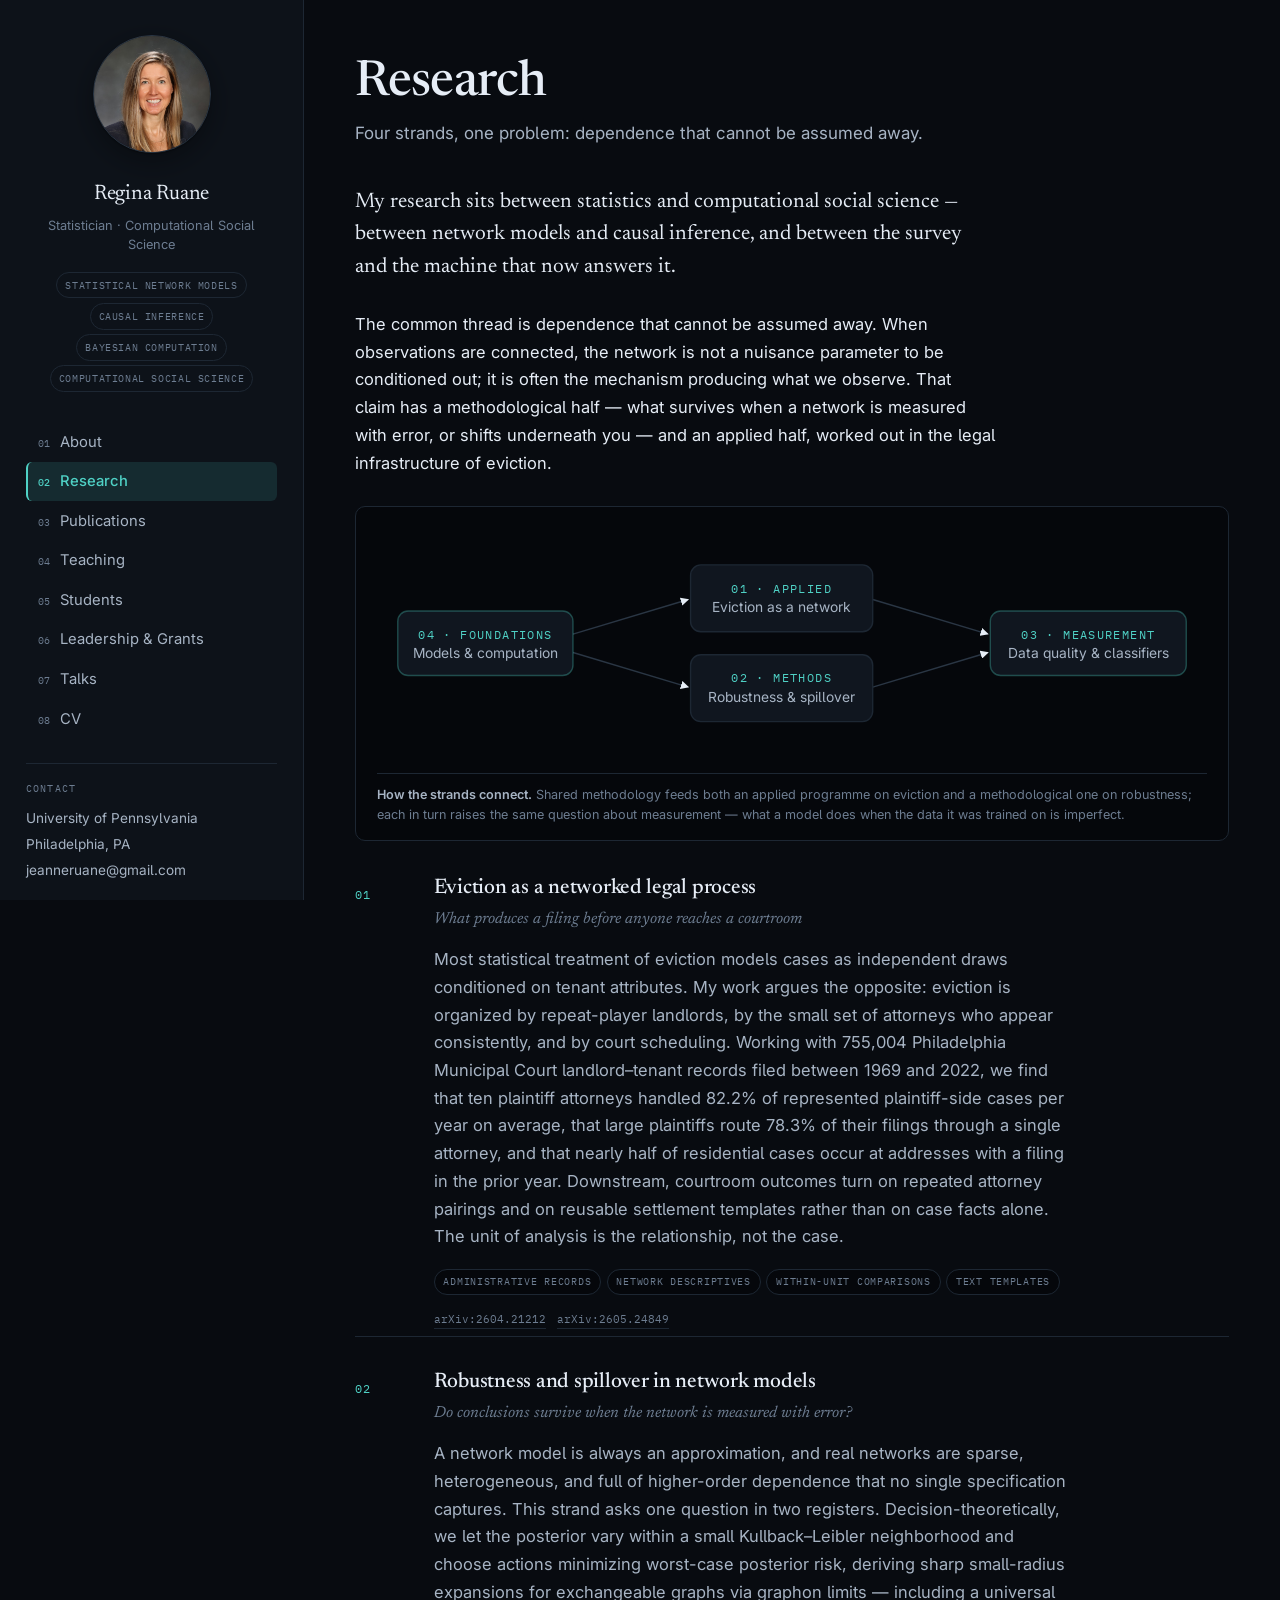
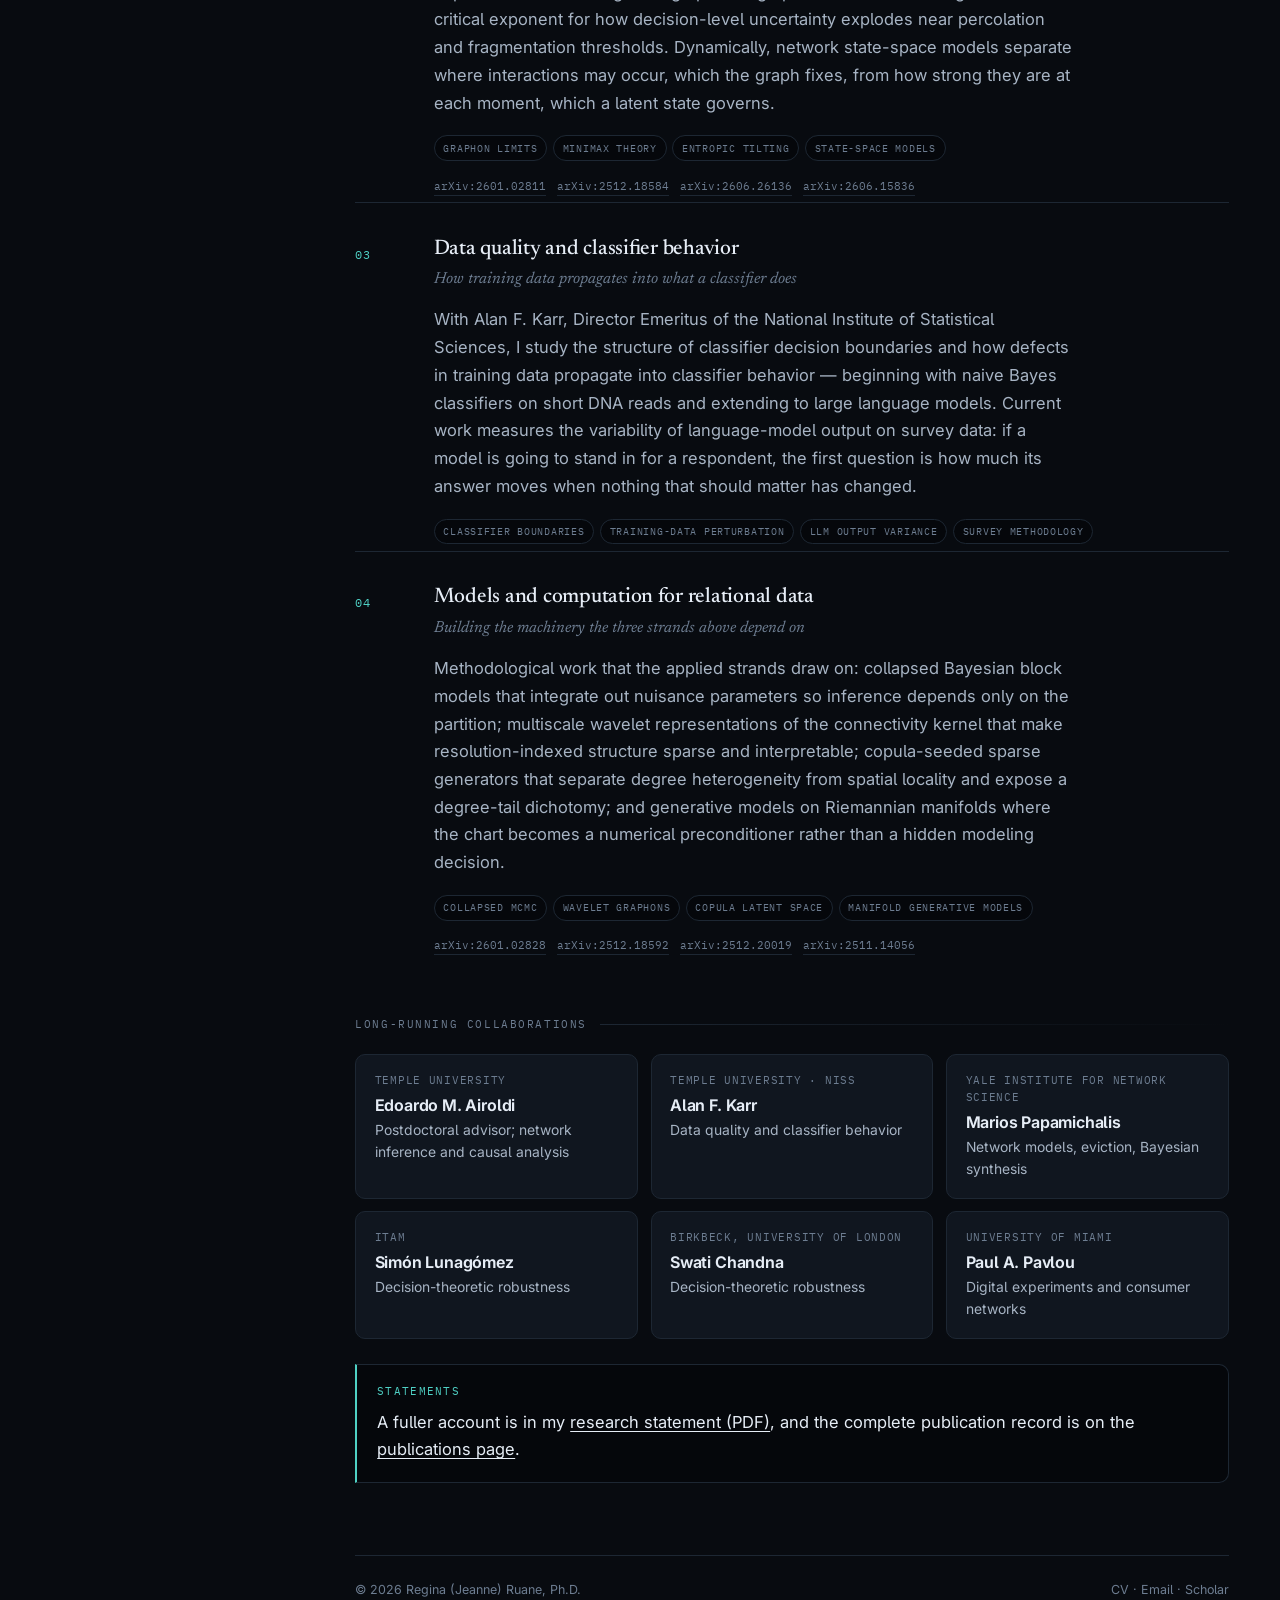
<file: research/index.html>
<!doctype html>
<html lang="en" data-theme="dark">
<head>
<meta charset="utf-8">
<meta name="viewport" content="width=device-width, initial-scale=1, viewport-fit=cover">
<title>Research · Regina Ruane</title>
<meta name="description" content="Statistical network models, causal inference under interference, robustness under measurement error, and the quantitative study of eviction as a legal process.">
<meta name="author" content="Regina (Jeanne) Ruane, Ph.D.">
<link rel="canonical" href="https://reginaruane.github.io/research/">
<meta property="og:url" content="https://reginaruane.github.io/research/">
<meta property="og:image" content="https://reginaruane.github.io/images/profile.jpg">
<meta property="og:type" content="website">
<meta property="og:site_name" content="Regina Ruane">
<meta property="og:title" content="Research · Regina Ruane">
<meta property="og:description" content="Statistical network models, causal inference under interference, robustness under measurement error, and the quantitative study of eviction as a legal process.">
<meta name="twitter:card" content="summary">

<link rel="icon" href="../images/favicon.svg" type="image/svg+xml">
<link rel="preconnect" href="https://fonts.googleapis.com">
<link rel="preconnect" href="https://fonts.gstatic.com" crossorigin>
<link rel="stylesheet" href="https://fonts.googleapis.com/css2?family=Newsreader:ital,opsz,wght@0,6..72,400;0,500;0,600;1,6..72,400&amp;family=Inter:wght@400;500;600;650&amp;family=IBM+Plex+Mono:wght@400;500&amp;display=swap">
<link rel="stylesheet" href="../assets/css/main.css">

<script>
/* Dark is the default. Apply a stored preference before first paint so the
   page never flashes the wrong theme. */
(function(){try{var t=localStorage.getItem('rr-theme');
if(t==='light'||t==='dark'){document.documentElement.setAttribute('data-theme',t);}}catch(e){}})();
</script>
</head>
<body>
<a class="skip" href="#main">Skip to content</a>

<div class="mobile-bar">
  <a class="mb-name" href="../index.html">Regina Ruane</a>
  <div class="mb-actions">
    <button class="theme-toggle" type="button" aria-pressed="false" aria-label="Switch between dark and light theme"><span class="t-light"><svg viewBox="0 0 24 24" fill="none" stroke="currentColor" stroke-width="1.8" stroke-linecap="round"><circle cx="12" cy="12" r="4"/><path d="M12 2v2M12 20v2M4.9 4.9l1.4 1.4M17.7 17.7l1.4 1.4M2 12h2M20 12h2M4.9 19.1l1.4-1.4M17.7 6.3l1.4-1.4"/></svg></span><span class="t-dark"><svg viewBox="0 0 24 24" fill="none" stroke="currentColor" stroke-width="1.8" stroke-linecap="round" stroke-linejoin="round"><path d="M21 12.8A9 9 0 1 1 11.2 3a7 7 0 0 0 9.8 9.8z"/></svg></span><span class="tt-text">Theme</span></button>
    <button class="menu-btn" type="button" aria-expanded="false" aria-controls="sidebar">Menu</button>
  </div>
</div>

<div class="shell">
<aside class="sidebar" id="sidebar">
  <div class="sidebar-inner">
    <a class="identity" href="../index.html">
      <img class="portrait" src="../images/profile.jpg" alt="Regina (Jeanne) Ruane, Ph.D." width="118" height="118">
      <span class="identity-name">Regina Ruane</span>
    </a>
    <p class="identity-role">Statistician · Computational Social Science</p>

    <p class="interests"><span class="interest">Statistical network models</span><span class="interest">Causal inference</span><span class="interest">Bayesian computation</span><span class="interest">Computational social science</span></p>

    <nav class="nav" aria-label="Main navigation">
      <ul><li><a href="../index.html"><span class="nav-num">01</span><span>About</span></a></li><li><a href="../research/index.html" class="is-current" aria-current="page"><span class="nav-num">02</span><span>Research</span></a></li><li><a href="../publications/index.html"><span class="nav-num">03</span><span>Publications</span></a></li><li><a href="../teaching/index.html"><span class="nav-num">04</span><span>Teaching</span></a></li><li><a href="../students/index.html"><span class="nav-num">05</span><span>Students</span></a></li><li><a href="../leadership/index.html"><span class="nav-num">06</span><span>Leadership &amp; Grants</span></a></li><li><a href="../talks/index.html"><span class="nav-num">07</span><span>Talks</span></a></li><li><a href="../cv/index.html"><span class="nav-num">08</span><span>CV</span></a></li></ul>
    </nav>

    <div class="side-block">
      <p class="side-label">Contact</p>
      <p class="contact-line">University of Pennsylvania</p>
      <p class="contact-line">Philadelphia, PA</p>
      <p class="contact-line"><a href="mailto:jeanneruane@gmail.com">jeanneruane@gmail.com</a></p>
    </div>

    <div class="side-block">
      <p class="side-label">Elsewhere</p>
      <ul class="profiles"><li><a href="../files/Ruane_CV.pdf"><svg viewBox="0 0 24 24" fill="none" stroke="currentColor" stroke-width="1.7" stroke-linecap="round" stroke-linejoin="round"><path d="M14 2H6a2 2 0 0 0-2 2v16a2 2 0 0 0 2 2h12a2 2 0 0 0 2-2V8z"/><path d="M14 2v6h6"/><path d="M9 15h6"/><path d="M9 11h2"/></svg><span>Curriculum vitae</span></a></li><li><a href="https://scholar.google.com/citations?user=pNNazAsAAAAJ&hl=en" rel="noopener"><svg viewBox="0 0 24 24" fill="currentColor"><path d="M12 3 1 9l11 6 9-4.91V17h2V9L12 3z"/><path d="M5 13.18v4L12 21l7-3.82v-4L12 17l-7-3.82z"/></svg><span>Google Scholar</span></a></li></ul>
    </div>

    <button class="theme-toggle" type="button" aria-pressed="false" aria-label="Switch between dark and light theme"><span class="t-light"><svg viewBox="0 0 24 24" fill="none" stroke="currentColor" stroke-width="1.8" stroke-linecap="round"><circle cx="12" cy="12" r="4"/><path d="M12 2v2M12 20v2M4.9 4.9l1.4 1.4M17.7 17.7l1.4 1.4M2 12h2M20 12h2M4.9 19.1l1.4-1.4M17.7 6.3l1.4-1.4"/></svg></span><span class="t-dark"><svg viewBox="0 0 24 24" fill="none" stroke="currentColor" stroke-width="1.8" stroke-linecap="round" stroke-linejoin="round"><path d="M21 12.8A9 9 0 1 1 11.2 3a7 7 0 0 0 9.8 9.8z"/></svg></span><span class="tt-text">Theme</span></button>
  </div>
</aside>

<main id="main" class="content">
<header class="page-head"><h1 class="page-title">Research</h1><p class="page-subtitle">Four strands, one problem: dependence that cannot be assumed away.</p></header>
<div class="prose">
  <p class="lede">
    My research sits between statistics and computational social science — between network
    models and causal inference, and between the survey and the machine that now answers
    it.
  </p>
  <p>
    The common thread is dependence that cannot be assumed away. When observations are
    connected, the network is not a nuisance parameter to be conditioned out; it is often
    the mechanism producing what we observe. That claim has a methodological half — what
    survives when a network is measured with error, or shifts underneath you — and an
    applied half, worked out in the legal infrastructure of eviction.
  </p>
</div>

<figure class="figure reveal">
  <svg viewBox="0 0 720 200" role="img" aria-labelledby="dia-title dia-desc">
    <title id="dia-title">Four research strands and how they connect</title>
    <desc id="dia-desc">An applied strand on eviction and a methods strand on robustness
      both draw on shared foundations in models and computation, and both feed a third
      strand on data quality and classifier behaviour.</desc>
    <defs>
      <marker id="ah" viewBox="0 0 10 10" refX="9" refY="5" markerWidth="6" markerHeight="6" orient="auto">
        <path d="M0 0 L10 5 L0 10 z" fill="currentColor"/>
      </marker>
    </defs>
    <g color="var(--line-strong)" stroke="currentColor" stroke-width="1.2" fill="none" marker-end="url(#ah)">
      <path d="M170 92 L270 62"/>
      <path d="M170 108 L270 138"/>
      <path d="M430 62 L530 92"/>
      <path d="M430 138 L530 108"/>
    </g>
    <g>
      <rect x="18" y="72" width="152" height="56" rx="9" fill="var(--panel)" stroke="var(--accent-line)" stroke-width="1.2"/>
      <text x="94" y="96" text-anchor="middle" font-family="'IBM Plex Mono', ui-monospace, Menlo, Consolas, monospace" font-size="10" fill="var(--accent)" letter-spacing="1.2">04 · FOUNDATIONS</text>
      <text x="94" y="113" text-anchor="middle" font-family="Inter, -apple-system, 'Segoe UI', Helvetica, Arial, sans-serif" font-size="12" fill="var(--ink-soft)">Models &amp; computation</text>

      <rect x="272" y="32" width="158" height="58" rx="9" fill="var(--panel)" stroke="var(--line)" stroke-width="1.2"/>
      <text x="351" y="56" text-anchor="middle" font-family="'IBM Plex Mono', ui-monospace, Menlo, Consolas, monospace" font-size="10" fill="var(--accent)" letter-spacing="1.2">01 · APPLIED</text>
      <text x="351" y="73" text-anchor="middle" font-family="Inter, -apple-system, 'Segoe UI', Helvetica, Arial, sans-serif" font-size="12" fill="var(--ink-soft)">Eviction as a network</text>

      <rect x="272" y="110" width="158" height="58" rx="9" fill="var(--panel)" stroke="var(--line)" stroke-width="1.2"/>
      <text x="351" y="134" text-anchor="middle" font-family="'IBM Plex Mono', ui-monospace, Menlo, Consolas, monospace" font-size="10" fill="var(--accent)" letter-spacing="1.2">02 · METHODS</text>
      <text x="351" y="151" text-anchor="middle" font-family="Inter, -apple-system, 'Segoe UI', Helvetica, Arial, sans-serif" font-size="12" fill="var(--ink-soft)">Robustness &amp; spillover</text>

      <rect x="532" y="72" width="170" height="56" rx="9" fill="var(--panel)" stroke="var(--accent-line)" stroke-width="1.2"/>
      <text x="617" y="96" text-anchor="middle" font-family="'IBM Plex Mono', ui-monospace, Menlo, Consolas, monospace" font-size="10" fill="var(--accent)" letter-spacing="1.2">03 · MEASUREMENT</text>
      <text x="617" y="113" text-anchor="middle" font-family="Inter, -apple-system, 'Segoe UI', Helvetica, Arial, sans-serif" font-size="12" fill="var(--ink-soft)">Data quality &amp; classifiers</text>
    </g>
  </svg>
  <figcaption>
    <b>How the strands connect.</b> Shared methodology feeds both an applied programme on
    eviction and a methodological one on robustness; each in turn raises the same question
    about measurement — what a model does when the data it was trained on is imperfect.
  </figcaption>
</figure>


<section class="area reveal" id="eviction">
  <div class="area-num">01</div>
  <div class="area-body">
    <h3>Eviction as a networked legal process</h3>
    <p class="area-tagline">What produces a filing before anyone reaches a courtroom</p>
    <div class="area-text"><p>Most statistical treatment of eviction models cases as independent draws conditioned on tenant attributes. My work argues the opposite: eviction is organized by repeat-player landlords, by the small set of attorneys who appear consistently, and by court scheduling. Working with 755,004 Philadelphia Municipal Court landlord–tenant records filed between 1969 and 2022, we find that ten plaintiff attorneys handled 82.2% of represented plaintiff-side cases per year on average, that large plaintiffs route 78.3% of their filings through a single attorney, and that nearly half of residential cases occur at addresses with a filing in the prior year. Downstream, courtroom outcomes turn on repeated attorney pairings and on reusable settlement templates rather than on case facts alone. The unit of analysis is the relationship, not the case.</p></div>
    <div class="chips"><span class="chip">Administrative records</span><span class="chip">Network descriptives</span><span class="chip">Within-unit comparisons</span><span class="chip">Text templates</span></div>
    <p class="area-papers"><a href="https://arxiv.org/abs/2604.21212" rel="noopener">arXiv:2604.21212</a><a href="https://arxiv.org/abs/2605.24849" rel="noopener">arXiv:2605.24849</a></p>
  </div>
</section>
<section class="area reveal" id="robustness">
  <div class="area-num">02</div>
  <div class="area-body">
    <h3>Robustness and spillover in network models</h3>
    <p class="area-tagline">Do conclusions survive when the network is measured with error?</p>
    <div class="area-text"><p>A network model is always an approximation, and real networks are sparse, heterogeneous, and full of higher-order dependence that no single specification captures. This strand asks one question in two registers. Decision-theoretically, we let the posterior vary within a small Kullback–Leibler neighborhood and choose actions minimizing worst-case posterior risk, deriving sharp small-radius expansions for exchangeable graphs via graphon limits — including a universal critical exponent for how decision-level uncertainty explodes near percolation and fragmentation thresholds. Dynamically, network state-space models separate where interactions may occur, which the graph fixes, from how strong they are at each moment, which a latent state governs.</p></div>
    <div class="chips"><span class="chip">Graphon limits</span><span class="chip">Minimax theory</span><span class="chip">Entropic tilting</span><span class="chip">State-space models</span></div>
    <p class="area-papers"><a href="https://arxiv.org/abs/2601.02811" rel="noopener">arXiv:2601.02811</a><a href="https://arxiv.org/abs/2512.18584" rel="noopener">arXiv:2512.18584</a><a href="https://arxiv.org/abs/2606.26136" rel="noopener">arXiv:2606.26136</a><a href="https://arxiv.org/abs/2606.15836" rel="noopener">arXiv:2606.15836</a></p>
  </div>
</section>
<section class="area reveal" id="dataquality">
  <div class="area-num">03</div>
  <div class="area-body">
    <h3>Data quality and classifier behavior</h3>
    <p class="area-tagline">How training data propagates into what a classifier does</p>
    <div class="area-text"><p>With Alan F. Karr, Director Emeritus of the National Institute of Statistical Sciences, I study the structure of classifier decision boundaries and how defects in training data propagate into classifier behavior — beginning with naive Bayes classifiers on short DNA reads and extending to large language models. Current work measures the variability of language-model output on survey data: if a model is going to stand in for a respondent, the first question is how much its answer moves when nothing that should matter has changed.</p></div>
    <div class="chips"><span class="chip">Classifier boundaries</span><span class="chip">Training-data perturbation</span><span class="chip">LLM output variance</span><span class="chip">Survey methodology</span></div>
    
  </div>
</section>
<section class="area reveal" id="foundations">
  <div class="area-num">04</div>
  <div class="area-body">
    <h3>Models and computation for relational data</h3>
    <p class="area-tagline">Building the machinery the three strands above depend on</p>
    <div class="area-text"><p>Methodological work that the applied strands draw on: collapsed Bayesian block models that integrate out nuisance parameters so inference depends only on the partition; multiscale wavelet representations of the connectivity kernel that make resolution-indexed structure sparse and interpretable; copula-seeded sparse generators that separate degree heterogeneity from spatial locality and expose a degree-tail dichotomy; and generative models on Riemannian manifolds where the chart becomes a numerical preconditioner rather than a hidden modeling decision.</p></div>
    <div class="chips"><span class="chip">Collapsed MCMC</span><span class="chip">Wavelet graphons</span><span class="chip">Copula latent space</span><span class="chip">Manifold generative models</span></div>
    <p class="area-papers"><a href="https://arxiv.org/abs/2601.02828" rel="noopener">arXiv:2601.02828</a><a href="https://arxiv.org/abs/2512.18592" rel="noopener">arXiv:2512.18592</a><a href="https://arxiv.org/abs/2512.20019" rel="noopener">arXiv:2512.20019</a><a href="https://arxiv.org/abs/2511.14056" rel="noopener">arXiv:2511.14056</a></p>
  </div>
</section>

<p class="section-label">Long-running collaborations</p>
<div class="card-grid"><div class="card reveal"><p class="card-meta">Temple University</p><h4>Edoardo M. Airoldi</h4><p>Postdoctoral advisor; network inference and causal analysis</p></div><div class="card reveal"><p class="card-meta">Temple University · NISS</p><h4>Alan F. Karr</h4><p>Data quality and classifier behavior</p></div><div class="card reveal"><p class="card-meta">Yale Institute for Network Science</p><h4>Marios Papamichalis</h4><p>Network models, eviction, Bayesian synthesis</p></div><div class="card reveal"><p class="card-meta">ITAM</p><h4>Simón Lunagómez</h4><p>Decision-theoretic robustness</p></div><div class="card reveal"><p class="card-meta">Birkbeck, University of London</p><h4>Swati Chandna</h4><p>Decision-theoretic robustness</p></div><div class="card reveal"><p class="card-meta">University of Miami</p><h4>Paul A. Pavlou</h4><p>Digital experiments and consumer networks</p></div></div>

<div class="callout reveal">
  <p class="callout-title">Statements</p>
  <p>A fuller account is in my
     <a class="linky" href="../files/Ruane_Research_Statement.pdf">research statement (PDF)</a>,
     and the complete publication record is on the
     <a class="linky" href="../publications/index.html">publications page</a>.</p>
</div>

  <footer class="footer">
    <span>&copy; 2026 Regina (Jeanne) Ruane, Ph.D.</span>
    <span><a href="../files/Ruane_CV.pdf">CV</a> · <a href="mailto:jeanneruane@gmail.com">Email</a> · <a href="https://scholar.google.com/citations?user=pNNazAsAAAAJ&hl=en" rel="noopener">Scholar</a></span>
  </footer>
</main>
</div>
<script src="../assets/js/site.js" defer></script>
</body>
</html>
</file>
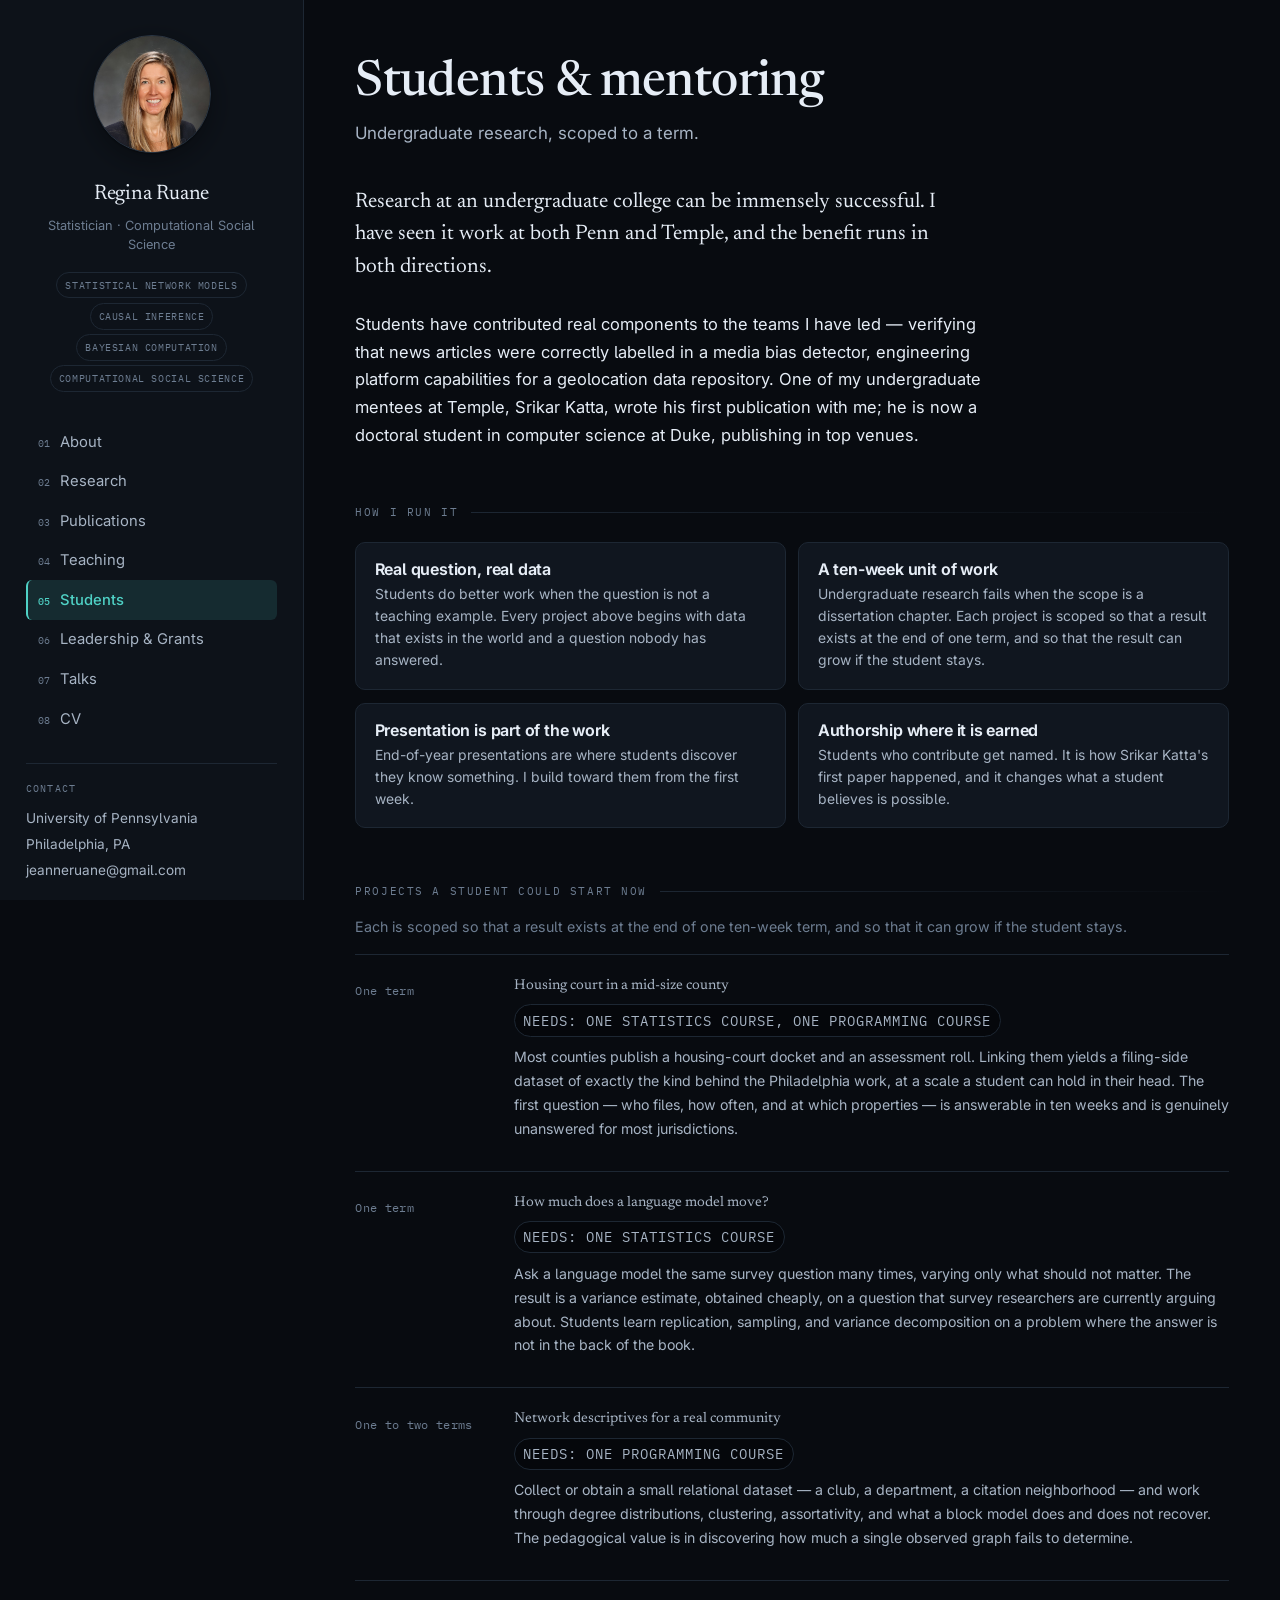
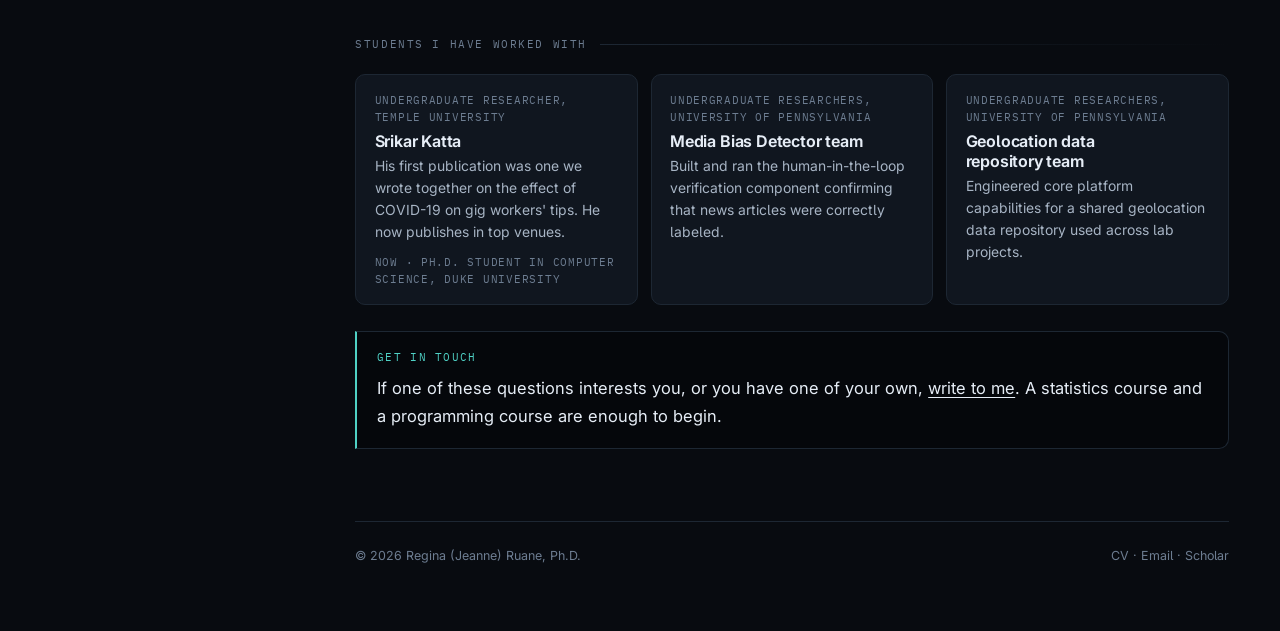
<file: students/index.html>
<!doctype html>
<html lang="en" data-theme="dark">
<head>
<meta charset="utf-8">
<meta name="viewport" content="width=device-width, initial-scale=1, viewport-fit=cover">
<title>Students &amp; mentoring · Regina Ruane</title>
<meta name="description" content="Undergraduate research mentoring: how I scope a project to one term, students I have worked with, and three questions a student could start on now.">
<meta name="author" content="Regina (Jeanne) Ruane, Ph.D.">
<link rel="canonical" href="https://reginaruane.github.io/students/">
<meta property="og:url" content="https://reginaruane.github.io/students/">
<meta property="og:image" content="https://reginaruane.github.io/images/profile.jpg">
<meta property="og:type" content="website">
<meta property="og:site_name" content="Regina Ruane">
<meta property="og:title" content="Students &amp; mentoring · Regina Ruane">
<meta property="og:description" content="Undergraduate research mentoring: how I scope a project to one term, students I have worked with, and three questions a student could start on now.">
<meta name="twitter:card" content="summary">

<link rel="icon" href="../images/favicon.svg" type="image/svg+xml">
<link rel="preconnect" href="https://fonts.googleapis.com">
<link rel="preconnect" href="https://fonts.gstatic.com" crossorigin>
<link rel="stylesheet" href="https://fonts.googleapis.com/css2?family=Newsreader:ital,opsz,wght@0,6..72,400;0,500;0,600;1,6..72,400&amp;family=Inter:wght@400;500;600;650&amp;family=IBM+Plex+Mono:wght@400;500&amp;display=swap">
<link rel="stylesheet" href="../assets/css/main.css">

<script>
/* Dark is the default. Apply a stored preference before first paint so the
   page never flashes the wrong theme. */
(function(){try{var t=localStorage.getItem('rr-theme');
if(t==='light'||t==='dark'){document.documentElement.setAttribute('data-theme',t);}}catch(e){}})();
</script>
</head>
<body>
<a class="skip" href="#main">Skip to content</a>

<div class="mobile-bar">
  <a class="mb-name" href="../index.html">Regina Ruane</a>
  <div class="mb-actions">
    <button class="theme-toggle" type="button" aria-pressed="false" aria-label="Switch between dark and light theme"><span class="t-light"><svg viewBox="0 0 24 24" fill="none" stroke="currentColor" stroke-width="1.8" stroke-linecap="round"><circle cx="12" cy="12" r="4"/><path d="M12 2v2M12 20v2M4.9 4.9l1.4 1.4M17.7 17.7l1.4 1.4M2 12h2M20 12h2M4.9 19.1l1.4-1.4M17.7 6.3l1.4-1.4"/></svg></span><span class="t-dark"><svg viewBox="0 0 24 24" fill="none" stroke="currentColor" stroke-width="1.8" stroke-linecap="round" stroke-linejoin="round"><path d="M21 12.8A9 9 0 1 1 11.2 3a7 7 0 0 0 9.8 9.8z"/></svg></span><span class="tt-text">Theme</span></button>
    <button class="menu-btn" type="button" aria-expanded="false" aria-controls="sidebar">Menu</button>
  </div>
</div>

<div class="shell">
<aside class="sidebar" id="sidebar">
  <div class="sidebar-inner">
    <a class="identity" href="../index.html">
      <img class="portrait" src="../images/profile.jpg" alt="Regina (Jeanne) Ruane, Ph.D." width="118" height="118">
      <span class="identity-name">Regina Ruane</span>
    </a>
    <p class="identity-role">Statistician · Computational Social Science</p>

    <p class="interests"><span class="interest">Statistical network models</span><span class="interest">Causal inference</span><span class="interest">Bayesian computation</span><span class="interest">Computational social science</span></p>

    <nav class="nav" aria-label="Main navigation">
      <ul><li><a href="../index.html"><span class="nav-num">01</span><span>About</span></a></li><li><a href="../research/index.html"><span class="nav-num">02</span><span>Research</span></a></li><li><a href="../publications/index.html"><span class="nav-num">03</span><span>Publications</span></a></li><li><a href="../teaching/index.html"><span class="nav-num">04</span><span>Teaching</span></a></li><li><a href="../students/index.html" class="is-current" aria-current="page"><span class="nav-num">05</span><span>Students</span></a></li><li><a href="../leadership/index.html"><span class="nav-num">06</span><span>Leadership &amp; Grants</span></a></li><li><a href="../talks/index.html"><span class="nav-num">07</span><span>Talks</span></a></li><li><a href="../cv/index.html"><span class="nav-num">08</span><span>CV</span></a></li></ul>
    </nav>

    <div class="side-block">
      <p class="side-label">Contact</p>
      <p class="contact-line">University of Pennsylvania</p>
      <p class="contact-line">Philadelphia, PA</p>
      <p class="contact-line"><a href="mailto:jeanneruane@gmail.com">jeanneruane@gmail.com</a></p>
    </div>

    <div class="side-block">
      <p class="side-label">Elsewhere</p>
      <ul class="profiles"><li><a href="../files/Ruane_CV.pdf"><svg viewBox="0 0 24 24" fill="none" stroke="currentColor" stroke-width="1.7" stroke-linecap="round" stroke-linejoin="round"><path d="M14 2H6a2 2 0 0 0-2 2v16a2 2 0 0 0 2 2h12a2 2 0 0 0 2-2V8z"/><path d="M14 2v6h6"/><path d="M9 15h6"/><path d="M9 11h2"/></svg><span>Curriculum vitae</span></a></li><li><a href="https://scholar.google.com/citations?user=pNNazAsAAAAJ&hl=en" rel="noopener"><svg viewBox="0 0 24 24" fill="currentColor"><path d="M12 3 1 9l11 6 9-4.91V17h2V9L12 3z"/><path d="M5 13.18v4L12 21l7-3.82v-4L12 17l-7-3.82z"/></svg><span>Google Scholar</span></a></li></ul>
    </div>

    <button class="theme-toggle" type="button" aria-pressed="false" aria-label="Switch between dark and light theme"><span class="t-light"><svg viewBox="0 0 24 24" fill="none" stroke="currentColor" stroke-width="1.8" stroke-linecap="round"><circle cx="12" cy="12" r="4"/><path d="M12 2v2M12 20v2M4.9 4.9l1.4 1.4M17.7 17.7l1.4 1.4M2 12h2M20 12h2M4.9 19.1l1.4-1.4M17.7 6.3l1.4-1.4"/></svg></span><span class="t-dark"><svg viewBox="0 0 24 24" fill="none" stroke="currentColor" stroke-width="1.8" stroke-linecap="round" stroke-linejoin="round"><path d="M21 12.8A9 9 0 1 1 11.2 3a7 7 0 0 0 9.8 9.8z"/></svg></span><span class="tt-text">Theme</span></button>
  </div>
</aside>

<main id="main" class="content">
<header class="page-head"><h1 class="page-title">Students &amp; mentoring</h1><p class="page-subtitle">Undergraduate research, scoped to a term.</p></header>
<div class="prose">
  <p class="lede">
    Research at an undergraduate college can be immensely successful. I have seen it work
    at both Penn and Temple, and the benefit runs in both directions.
  </p>
  <p>
    Students have contributed real components to the teams I have led — verifying that news
    articles were correctly labelled in a media bias detector, engineering platform
    capabilities for a geolocation data repository. One of my undergraduate mentees at
    Temple, Srikar Katta, wrote his first publication with me; he is now a doctoral student
    in computer science at Duke, publishing in top venues.
  </p>
</div>

<p class="section-label">How I run it</p>
<div class="card-grid card-grid--2"><div class="card reveal"><h4>Real question, real data</h4><p>Students do better work when the question is not a teaching example. Every project above begins with data that exists in the world and a question nobody has answered.</p></div><div class="card reveal"><h4>A ten-week unit of work</h4><p>Undergraduate research fails when the scope is a dissertation chapter. Each project is scoped so that a result exists at the end of one term, and so that the result can grow if the student stays.</p></div><div class="card reveal"><h4>Presentation is part of the work</h4><p>End-of-year presentations are where students discover they know something. I build toward them from the first week.</p></div><div class="card reveal"><h4>Authorship where it is earned</h4><p>Students who contribute get named. It is how Srikar Katta's first paper happened, and it changes what a student believes is possible.</p></div></div>

<p class="section-label">Projects a student could start now</p>
<p class="section-note">Each is scoped so that a result exists at the end of one ten-week
  term, and so that it can grow if the student stays.</p>
<div class="entries">
<div class="entry reveal">
  <div class="entry-years">One term</div>
  <div class="entry-body">
    <p class="entry-title">Housing court in a mid-size county</p>
    <p class="entry-prereq">Needs: One statistics course, one programming course</p>
    <p>Most counties publish a housing-court docket and an assessment roll. Linking them yields a filing-side dataset of exactly the kind behind the Philadelphia work, at a scale a student can hold in their head. The first question — who files, how often, and at which properties — is answerable in ten weeks and is genuinely unanswered for most jurisdictions.</p>
  </div>
</div>
<div class="entry reveal">
  <div class="entry-years">One term</div>
  <div class="entry-body">
    <p class="entry-title">How much does a language model move?</p>
    <p class="entry-prereq">Needs: One statistics course</p>
    <p>Ask a language model the same survey question many times, varying only what should not matter. The result is a variance estimate, obtained cheaply, on a question that survey researchers are currently arguing about. Students learn replication, sampling, and variance decomposition on a problem where the answer is not in the back of the book.</p>
  </div>
</div>
<div class="entry reveal">
  <div class="entry-years">One to two terms</div>
  <div class="entry-body">
    <p class="entry-title">Network descriptives for a real community</p>
    <p class="entry-prereq">Needs: One programming course</p>
    <p>Collect or obtain a small relational dataset — a club, a department, a citation neighborhood — and work through degree distributions, clustering, assortativity, and what a block model does and does not recover. The pedagogical value is in discovering how much a single observed graph fails to determine.</p>
  </div>
</div></div>

<p class="section-label">Students I have worked with</p>
<div class="card-grid">
<div class="card reveal">
  <p class="card-meta">Undergraduate researcher, Temple University</p>
  <h4>Srikar Katta</h4>
  <p>His first publication was one we wrote together on the effect of COVID-19 on gig workers' tips. He now publishes in top venues.</p>
  <p class="card-meta" style="margin:.6rem 0 0">Now · Ph.D. student in Computer Science, Duke University</p>
</div>
<div class="card reveal">
  <p class="card-meta">Undergraduate researchers, University of Pennsylvania</p>
  <h4>Media Bias Detector team</h4>
  <p>Built and ran the human-in-the-loop verification component confirming that news articles were correctly labeled.</p>
  
</div>
<div class="card reveal">
  <p class="card-meta">Undergraduate researchers, University of Pennsylvania</p>
  <h4>Geolocation data repository team</h4>
  <p>Engineered core platform capabilities for a shared geolocation data repository used across lab projects.</p>
  
</div></div>

<div class="callout reveal">
  <p class="callout-title">Get in touch</p>
  <p>If one of these questions interests you, or you have one of your own,
     <a class="linky" href="mailto:jeanneruane@gmail.com">write to me</a>.
     A statistics course and a programming course are enough to begin.</p>
</div>

  <footer class="footer">
    <span>&copy; 2026 Regina (Jeanne) Ruane, Ph.D.</span>
    <span><a href="../files/Ruane_CV.pdf">CV</a> · <a href="mailto:jeanneruane@gmail.com">Email</a> · <a href="https://scholar.google.com/citations?user=pNNazAsAAAAJ&hl=en" rel="noopener">Scholar</a></span>
  </footer>
</main>
</div>
<script src="../assets/js/site.js" defer></script>
</body>
</html>
</file>
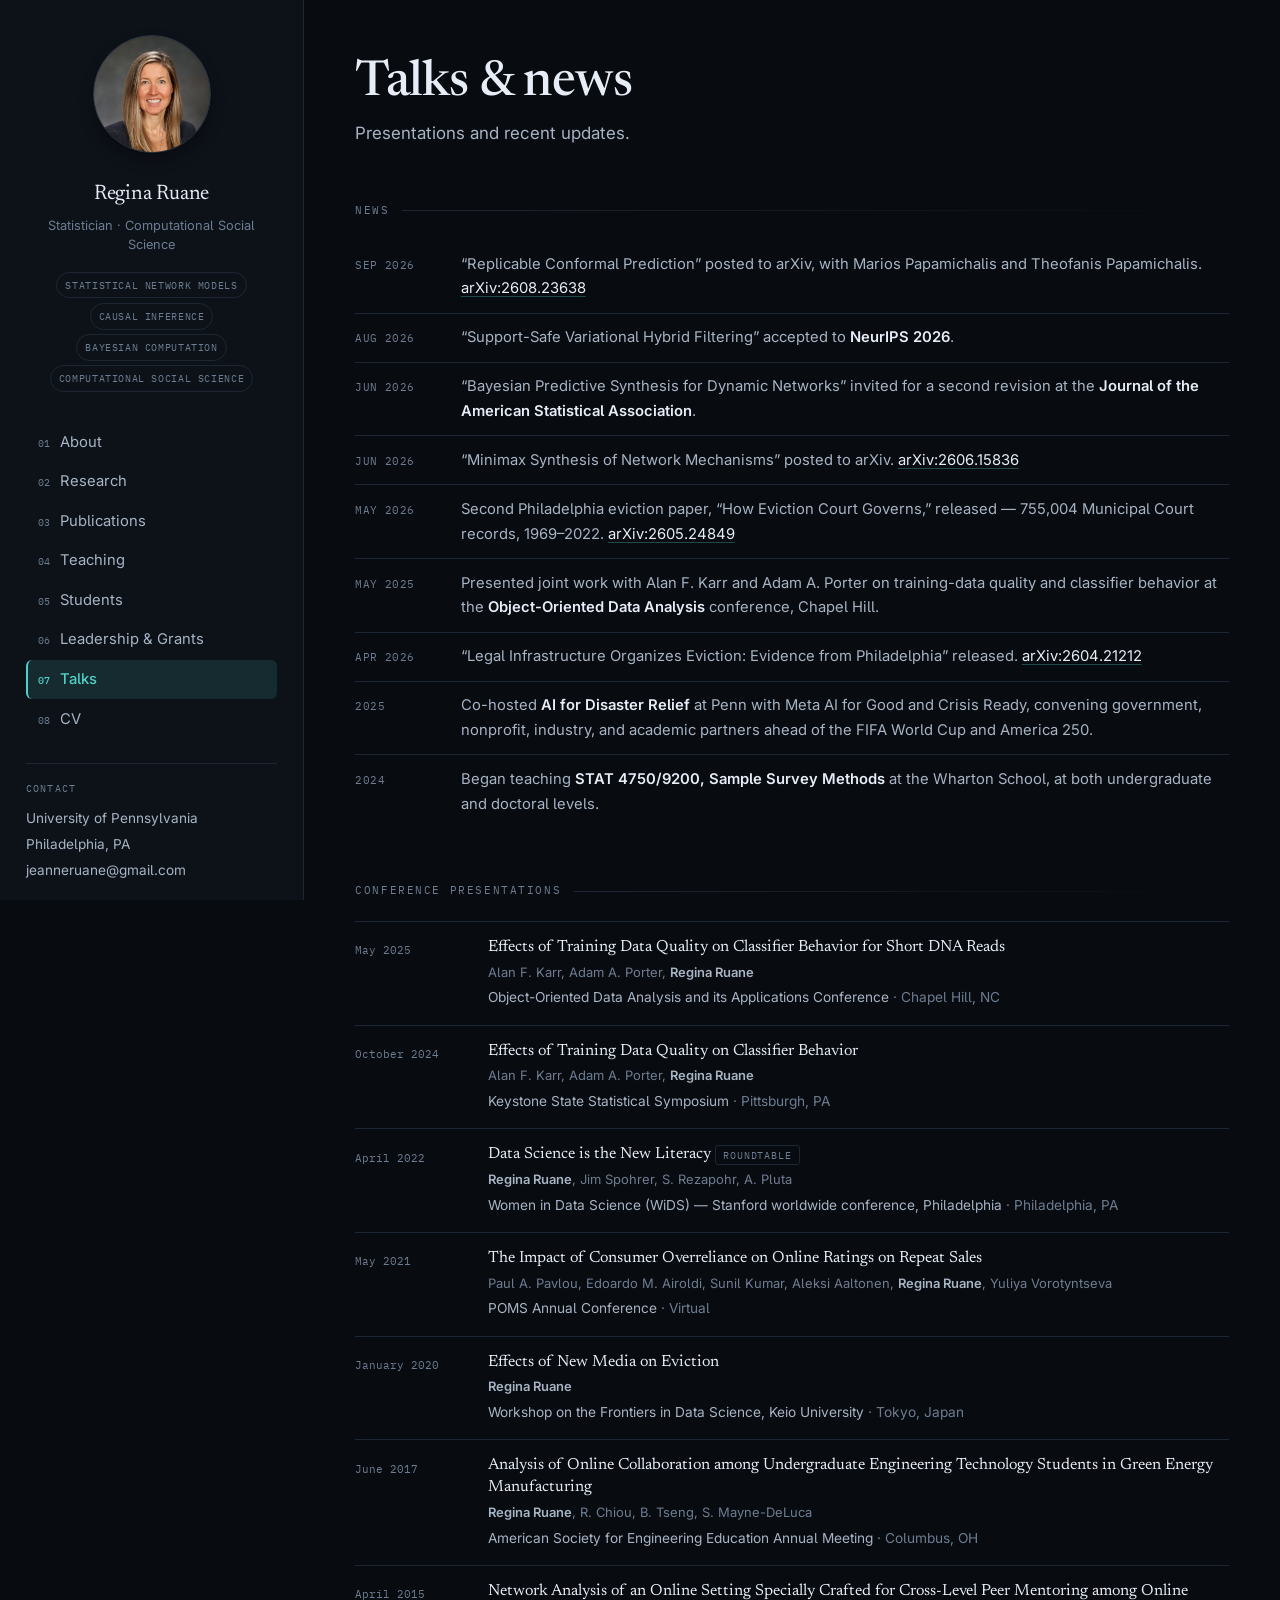
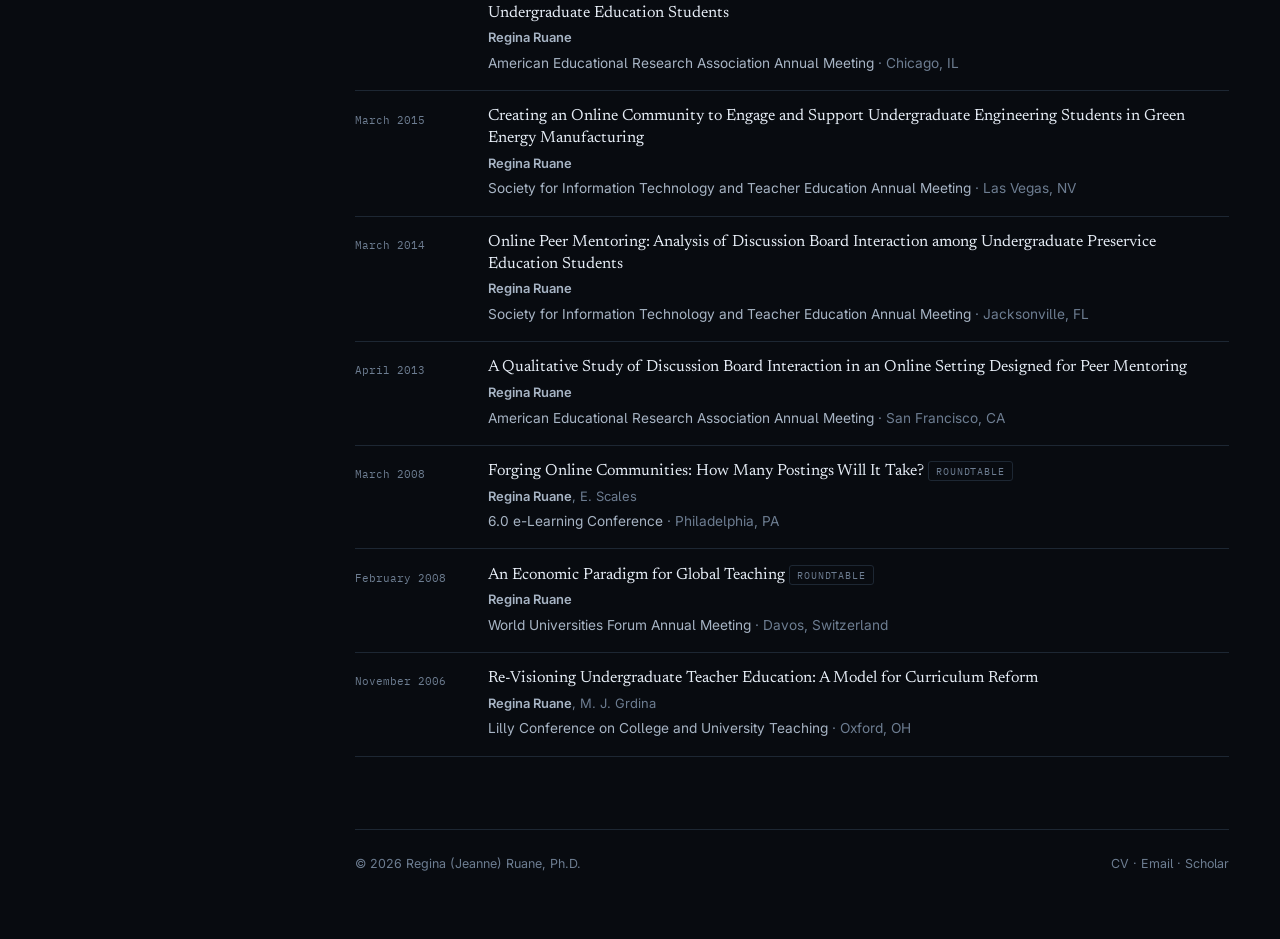
<file: talks/index.html>
<!doctype html>
<html lang="en" data-theme="dark">
<head>
<meta charset="utf-8">
<meta name="viewport" content="width=device-width, initial-scale=1, viewport-fit=cover">
<title>Talks &amp; news · Regina Ruane</title>
<meta name="description" content="Conference presentations and recent news, from computational social science and statistics venues to educational research meetings.">
<meta name="author" content="Regina (Jeanne) Ruane, Ph.D.">
<link rel="canonical" href="https://reginaruane.github.io/talks/">
<meta property="og:url" content="https://reginaruane.github.io/talks/">
<meta property="og:image" content="https://reginaruane.github.io/images/profile.jpg">
<meta property="og:type" content="website">
<meta property="og:site_name" content="Regina Ruane">
<meta property="og:title" content="Talks &amp; news · Regina Ruane">
<meta property="og:description" content="Conference presentations and recent news, from computational social science and statistics venues to educational research meetings.">
<meta name="twitter:card" content="summary">

<link rel="icon" href="../images/favicon.svg" type="image/svg+xml">
<link rel="preconnect" href="https://fonts.googleapis.com">
<link rel="preconnect" href="https://fonts.gstatic.com" crossorigin>
<link rel="stylesheet" href="https://fonts.googleapis.com/css2?family=Newsreader:ital,opsz,wght@0,6..72,400;0,500;0,600;1,6..72,400&amp;family=Inter:wght@400;500;600;650&amp;family=IBM+Plex+Mono:wght@400;500&amp;display=swap">
<link rel="stylesheet" href="../assets/css/main.css">

<script>
/* Dark is the default. Apply a stored preference before first paint so the
   page never flashes the wrong theme. */
(function(){try{var t=localStorage.getItem('rr-theme');
if(t==='light'||t==='dark'){document.documentElement.setAttribute('data-theme',t);}}catch(e){}})();
</script>
</head>
<body>
<a class="skip" href="#main">Skip to content</a>

<div class="mobile-bar">
  <a class="mb-name" href="../index.html">Regina Ruane</a>
  <div class="mb-actions">
    <button class="theme-toggle" type="button" aria-pressed="false" aria-label="Switch between dark and light theme"><span class="t-light"><svg viewBox="0 0 24 24" fill="none" stroke="currentColor" stroke-width="1.8" stroke-linecap="round"><circle cx="12" cy="12" r="4"/><path d="M12 2v2M12 20v2M4.9 4.9l1.4 1.4M17.7 17.7l1.4 1.4M2 12h2M20 12h2M4.9 19.1l1.4-1.4M17.7 6.3l1.4-1.4"/></svg></span><span class="t-dark"><svg viewBox="0 0 24 24" fill="none" stroke="currentColor" stroke-width="1.8" stroke-linecap="round" stroke-linejoin="round"><path d="M21 12.8A9 9 0 1 1 11.2 3a7 7 0 0 0 9.8 9.8z"/></svg></span><span class="tt-text">Theme</span></button>
    <button class="menu-btn" type="button" aria-expanded="false" aria-controls="sidebar">Menu</button>
  </div>
</div>

<div class="shell">
<aside class="sidebar" id="sidebar">
  <div class="sidebar-inner">
    <a class="identity" href="../index.html">
      <img class="portrait" src="../images/profile.jpg" alt="Regina (Jeanne) Ruane, Ph.D." width="118" height="118">
      <span class="identity-name">Regina Ruane</span>
    </a>
    <p class="identity-role">Statistician · Computational Social Science</p>

    <p class="interests"><span class="interest">Statistical network models</span><span class="interest">Causal inference</span><span class="interest">Bayesian computation</span><span class="interest">Computational social science</span></p>

    <nav class="nav" aria-label="Main navigation">
      <ul><li><a href="../index.html"><span class="nav-num">01</span><span>About</span></a></li><li><a href="../research/index.html"><span class="nav-num">02</span><span>Research</span></a></li><li><a href="../publications/index.html"><span class="nav-num">03</span><span>Publications</span></a></li><li><a href="../teaching/index.html"><span class="nav-num">04</span><span>Teaching</span></a></li><li><a href="../students/index.html"><span class="nav-num">05</span><span>Students</span></a></li><li><a href="../leadership/index.html"><span class="nav-num">06</span><span>Leadership &amp; Grants</span></a></li><li><a href="../talks/index.html" class="is-current" aria-current="page"><span class="nav-num">07</span><span>Talks</span></a></li><li><a href="../cv/index.html"><span class="nav-num">08</span><span>CV</span></a></li></ul>
    </nav>

    <div class="side-block">
      <p class="side-label">Contact</p>
      <p class="contact-line">University of Pennsylvania</p>
      <p class="contact-line">Philadelphia, PA</p>
      <p class="contact-line"><a href="mailto:jeanneruane@gmail.com">jeanneruane@gmail.com</a></p>
    </div>

    <div class="side-block">
      <p class="side-label">Elsewhere</p>
      <ul class="profiles"><li><a href="../files/Ruane_CV.pdf"><svg viewBox="0 0 24 24" fill="none" stroke="currentColor" stroke-width="1.7" stroke-linecap="round" stroke-linejoin="round"><path d="M14 2H6a2 2 0 0 0-2 2v16a2 2 0 0 0 2 2h12a2 2 0 0 0 2-2V8z"/><path d="M14 2v6h6"/><path d="M9 15h6"/><path d="M9 11h2"/></svg><span>Curriculum vitae</span></a></li><li><a href="https://scholar.google.com/citations?user=pNNazAsAAAAJ&hl=en" rel="noopener"><svg viewBox="0 0 24 24" fill="currentColor"><path d="M12 3 1 9l11 6 9-4.91V17h2V9L12 3z"/><path d="M5 13.18v4L12 21l7-3.82v-4L12 17l-7-3.82z"/></svg><span>Google Scholar</span></a></li></ul>
    </div>

    <button class="theme-toggle" type="button" aria-pressed="false" aria-label="Switch between dark and light theme"><span class="t-light"><svg viewBox="0 0 24 24" fill="none" stroke="currentColor" stroke-width="1.8" stroke-linecap="round"><circle cx="12" cy="12" r="4"/><path d="M12 2v2M12 20v2M4.9 4.9l1.4 1.4M17.7 17.7l1.4 1.4M2 12h2M20 12h2M4.9 19.1l1.4-1.4M17.7 6.3l1.4-1.4"/></svg></span><span class="t-dark"><svg viewBox="0 0 24 24" fill="none" stroke="currentColor" stroke-width="1.8" stroke-linecap="round" stroke-linejoin="round"><path d="M21 12.8A9 9 0 1 1 11.2 3a7 7 0 0 0 9.8 9.8z"/></svg></span><span class="tt-text">Theme</span></button>
  </div>
</aside>

<main id="main" class="content">
<header class="page-head"><h1 class="page-title">Talks &amp; news</h1><p class="page-subtitle">Presentations and recent updates.</p></header>
<p class="section-label">News</p>
<ul class="news"><li><span class="news-date">Sep 2026</span><p class="news-text">“Replicable Conformal Prediction” posted to arXiv, with Marios Papamichalis and Theofanis Papamichalis. <a href="https://arxiv.org/abs/2608.23638" rel="noopener">arXiv:2608.23638</a></p></li><li><span class="news-date">Aug 2026</span><p class="news-text">“Support-Safe Variational Hybrid Filtering” accepted to <strong>NeurIPS 2026</strong>.</p></li><li><span class="news-date">Jun 2026</span><p class="news-text">“Bayesian Predictive Synthesis for Dynamic Networks” invited for a second revision at the <strong>Journal of the American Statistical Association</strong>.</p></li><li><span class="news-date">Jun 2026</span><p class="news-text">“Minimax Synthesis of Network Mechanisms” posted to arXiv. <a href="https://arxiv.org/abs/2606.15836" rel="noopener">arXiv:2606.15836</a></p></li><li><span class="news-date">May 2026</span><p class="news-text">Second Philadelphia eviction paper, “How Eviction Court Governs,” released — 755,004 Municipal Court records, 1969–2022. <a href="https://arxiv.org/abs/2605.24849" rel="noopener">arXiv:2605.24849</a></p></li><li><span class="news-date">May 2025</span><p class="news-text">Presented joint work with Alan F. Karr and Adam A. Porter on training-data quality and classifier behavior at the <strong>Object-Oriented Data Analysis</strong> conference, Chapel Hill.</p></li><li><span class="news-date">Apr 2026</span><p class="news-text">“Legal Infrastructure Organizes Eviction: Evidence from Philadelphia” released. <a href="https://arxiv.org/abs/2604.21212" rel="noopener">arXiv:2604.21212</a></p></li><li><span class="news-date">2025</span><p class="news-text">Co-hosted <strong>AI for Disaster Relief</strong> at Penn with Meta AI for Good and Crisis Ready, convening government, nonprofit, industry, and academic partners ahead of the FIFA World Cup and America 250.</p></li><li><span class="news-date">2024</span><p class="news-text">Began teaching <strong>STAT 4750/9200, Sample Survey Methods</strong> at the Wharton School, at both undergraduate and doctoral levels.</p></li></ul>

<p class="section-label">Conference presentations</p>
<div>
<div class="talk reveal">
  <div class="talk-date">May 2025</div>
  <div>
    <p class="talk-title">Effects of Training Data Quality on Classifier Behavior for Short DNA Reads</p>
    <p class="talk-authors">Alan F. Karr, Adam A. Porter, <strong>Regina Ruane</strong></p>
    <p class="talk-venue">Object-Oriented Data Analysis and its Applications Conference <span class="loc">· Chapel Hill, NC</span></p>
  </div>
</div>
<div class="talk reveal">
  <div class="talk-date">October 2024</div>
  <div>
    <p class="talk-title">Effects of Training Data Quality on Classifier Behavior</p>
    <p class="talk-authors">Alan F. Karr, Adam A. Porter, <strong>Regina Ruane</strong></p>
    <p class="talk-venue">Keystone State Statistical Symposium <span class="loc">· Pittsburgh, PA</span></p>
  </div>
</div>
<div class="talk reveal">
  <div class="talk-date">April 2022</div>
  <div>
    <p class="talk-title">Data Science is the New Literacy <span class="tag tag-muted">Roundtable</span></p>
    <p class="talk-authors"><strong>Regina Ruane</strong>, Jim Spohrer, S. Rezapohr, A. Pluta</p>
    <p class="talk-venue">Women in Data Science (WiDS) — Stanford worldwide conference, Philadelphia <span class="loc">· Philadelphia, PA</span></p>
  </div>
</div>
<div class="talk reveal">
  <div class="talk-date">May 2021</div>
  <div>
    <p class="talk-title">The Impact of Consumer Overreliance on Online Ratings on Repeat Sales</p>
    <p class="talk-authors">Paul A. Pavlou, Edoardo M. Airoldi, Sunil Kumar, Aleksi Aaltonen, <strong>Regina Ruane</strong>, Yuliya Vorotyntseva</p>
    <p class="talk-venue">POMS Annual Conference <span class="loc">· Virtual</span></p>
  </div>
</div>
<div class="talk reveal">
  <div class="talk-date">January 2020</div>
  <div>
    <p class="talk-title">Effects of New Media on Eviction</p>
    <p class="talk-authors"><strong>Regina Ruane</strong></p>
    <p class="talk-venue">Workshop on the Frontiers in Data Science, Keio University <span class="loc">· Tokyo, Japan</span></p>
  </div>
</div>
<div class="talk reveal">
  <div class="talk-date">June 2017</div>
  <div>
    <p class="talk-title">Analysis of Online Collaboration among Undergraduate Engineering Technology Students in Green Energy Manufacturing</p>
    <p class="talk-authors"><strong>Regina Ruane</strong>, R. Chiou, B. Tseng, S. Mayne-DeLuca</p>
    <p class="talk-venue">American Society for Engineering Education Annual Meeting <span class="loc">· Columbus, OH</span></p>
  </div>
</div>
<div class="talk reveal">
  <div class="talk-date">April 2015</div>
  <div>
    <p class="talk-title">Network Analysis of an Online Setting Specially Crafted for Cross-Level Peer Mentoring among Online Undergraduate Education Students</p>
    <p class="talk-authors"><strong>Regina Ruane</strong></p>
    <p class="talk-venue">American Educational Research Association Annual Meeting <span class="loc">· Chicago, IL</span></p>
  </div>
</div>
<div class="talk reveal">
  <div class="talk-date">March 2015</div>
  <div>
    <p class="talk-title">Creating an Online Community to Engage and Support Undergraduate Engineering Students in Green Energy Manufacturing</p>
    <p class="talk-authors"><strong>Regina Ruane</strong></p>
    <p class="talk-venue">Society for Information Technology and Teacher Education Annual Meeting <span class="loc">· Las Vegas, NV</span></p>
  </div>
</div>
<div class="talk reveal">
  <div class="talk-date">March 2014</div>
  <div>
    <p class="talk-title">Online Peer Mentoring: Analysis of Discussion Board Interaction among Undergraduate Preservice Education Students</p>
    <p class="talk-authors"><strong>Regina Ruane</strong></p>
    <p class="talk-venue">Society for Information Technology and Teacher Education Annual Meeting <span class="loc">· Jacksonville, FL</span></p>
  </div>
</div>
<div class="talk reveal">
  <div class="talk-date">April 2013</div>
  <div>
    <p class="talk-title">A Qualitative Study of Discussion Board Interaction in an Online Setting Designed for Peer Mentoring</p>
    <p class="talk-authors"><strong>Regina Ruane</strong></p>
    <p class="talk-venue">American Educational Research Association Annual Meeting <span class="loc">· San Francisco, CA</span></p>
  </div>
</div>
<div class="talk reveal">
  <div class="talk-date">March 2008</div>
  <div>
    <p class="talk-title">Forging Online Communities: How Many Postings Will It Take? <span class="tag tag-muted">Roundtable</span></p>
    <p class="talk-authors"><strong>Regina Ruane</strong>, E. Scales</p>
    <p class="talk-venue">6.0 e-Learning Conference <span class="loc">· Philadelphia, PA</span></p>
  </div>
</div>
<div class="talk reveal">
  <div class="talk-date">February 2008</div>
  <div>
    <p class="talk-title">An Economic Paradigm for Global Teaching <span class="tag tag-muted">Roundtable</span></p>
    <p class="talk-authors"><strong>Regina Ruane</strong></p>
    <p class="talk-venue">World Universities Forum Annual Meeting <span class="loc">· Davos, Switzerland</span></p>
  </div>
</div>
<div class="talk reveal">
  <div class="talk-date">November 2006</div>
  <div>
    <p class="talk-title">Re-Visioning Undergraduate Teacher Education: A Model for Curriculum Reform</p>
    <p class="talk-authors"><strong>Regina Ruane</strong>, M. J. Grdina</p>
    <p class="talk-venue">Lilly Conference on College and University Teaching <span class="loc">· Oxford, OH</span></p>
  </div>
</div></div>

  <footer class="footer">
    <span>&copy; 2026 Regina (Jeanne) Ruane, Ph.D.</span>
    <span><a href="../files/Ruane_CV.pdf">CV</a> · <a href="mailto:jeanneruane@gmail.com">Email</a> · <a href="https://scholar.google.com/citations?user=pNNazAsAAAAJ&hl=en" rel="noopener">Scholar</a></span>
  </footer>
</main>
</div>
<script src="../assets/js/site.js" defer></script>
</body>
</html>
</file>
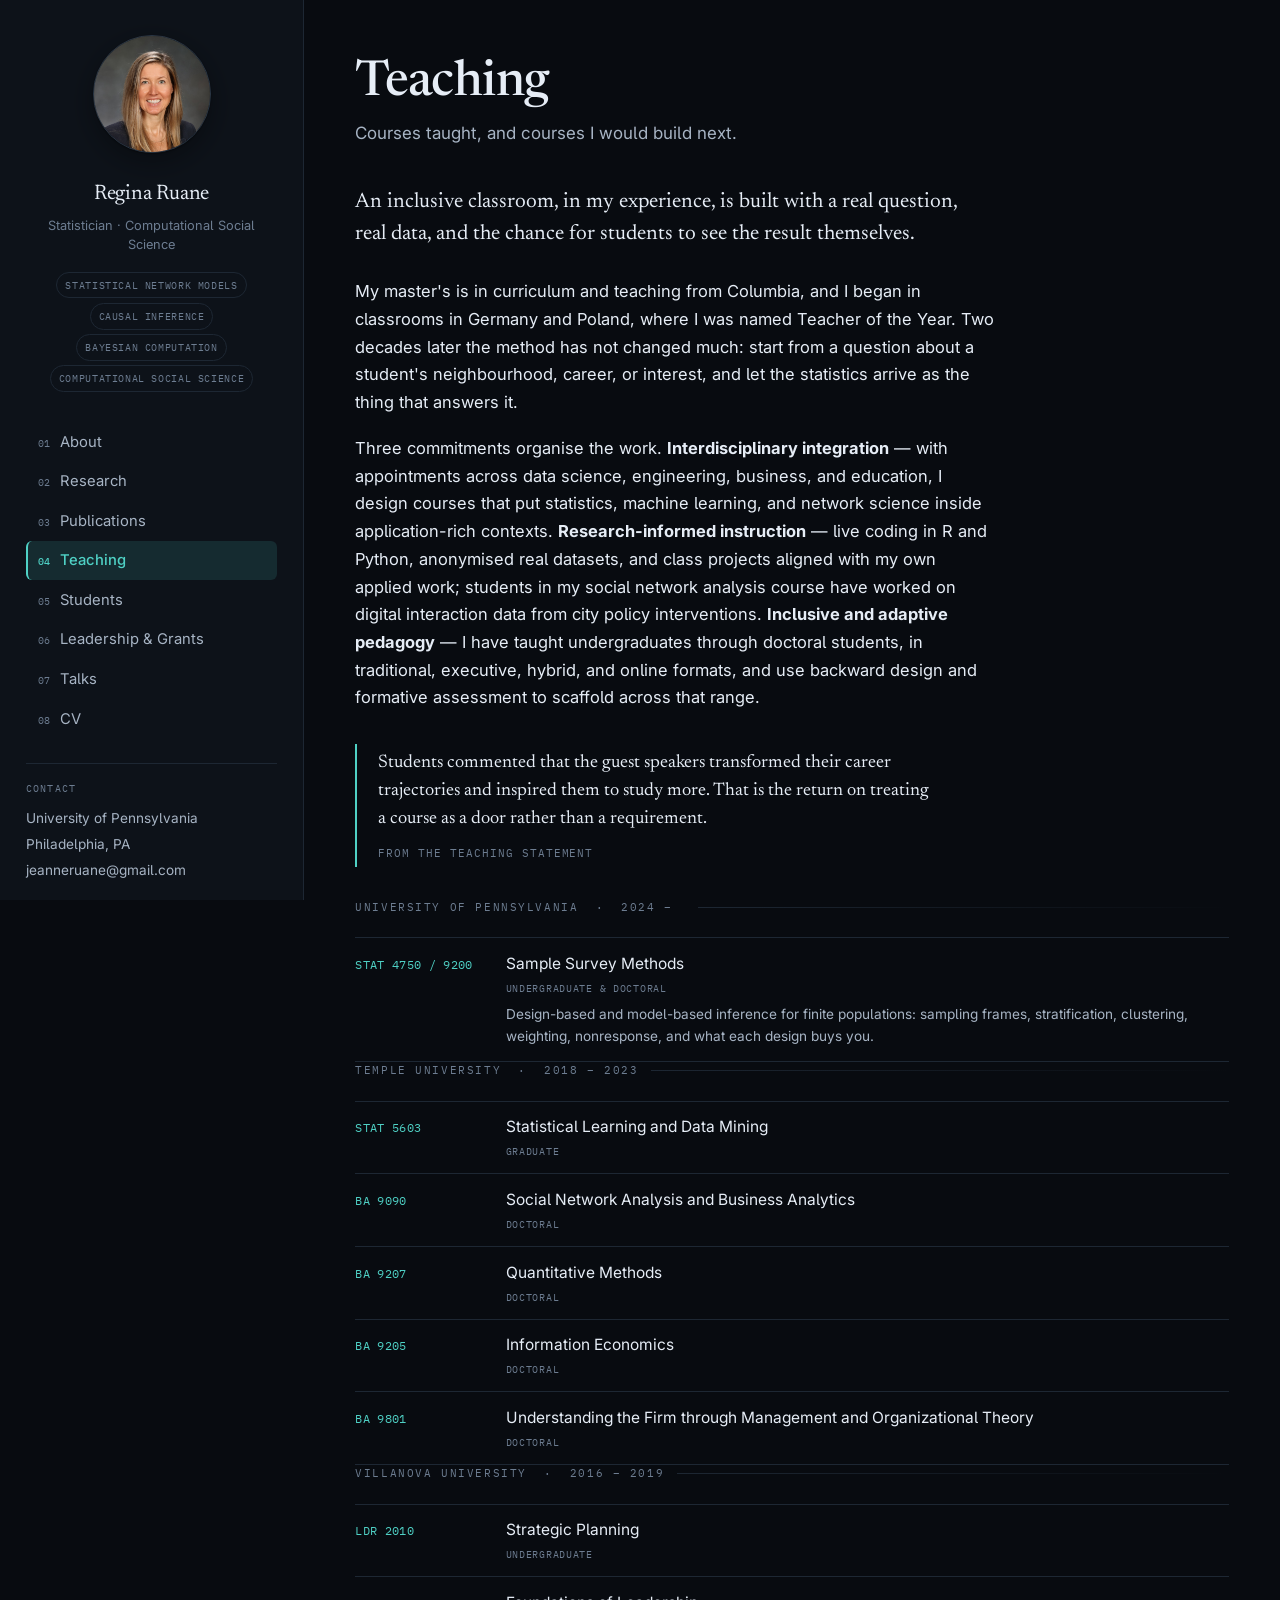
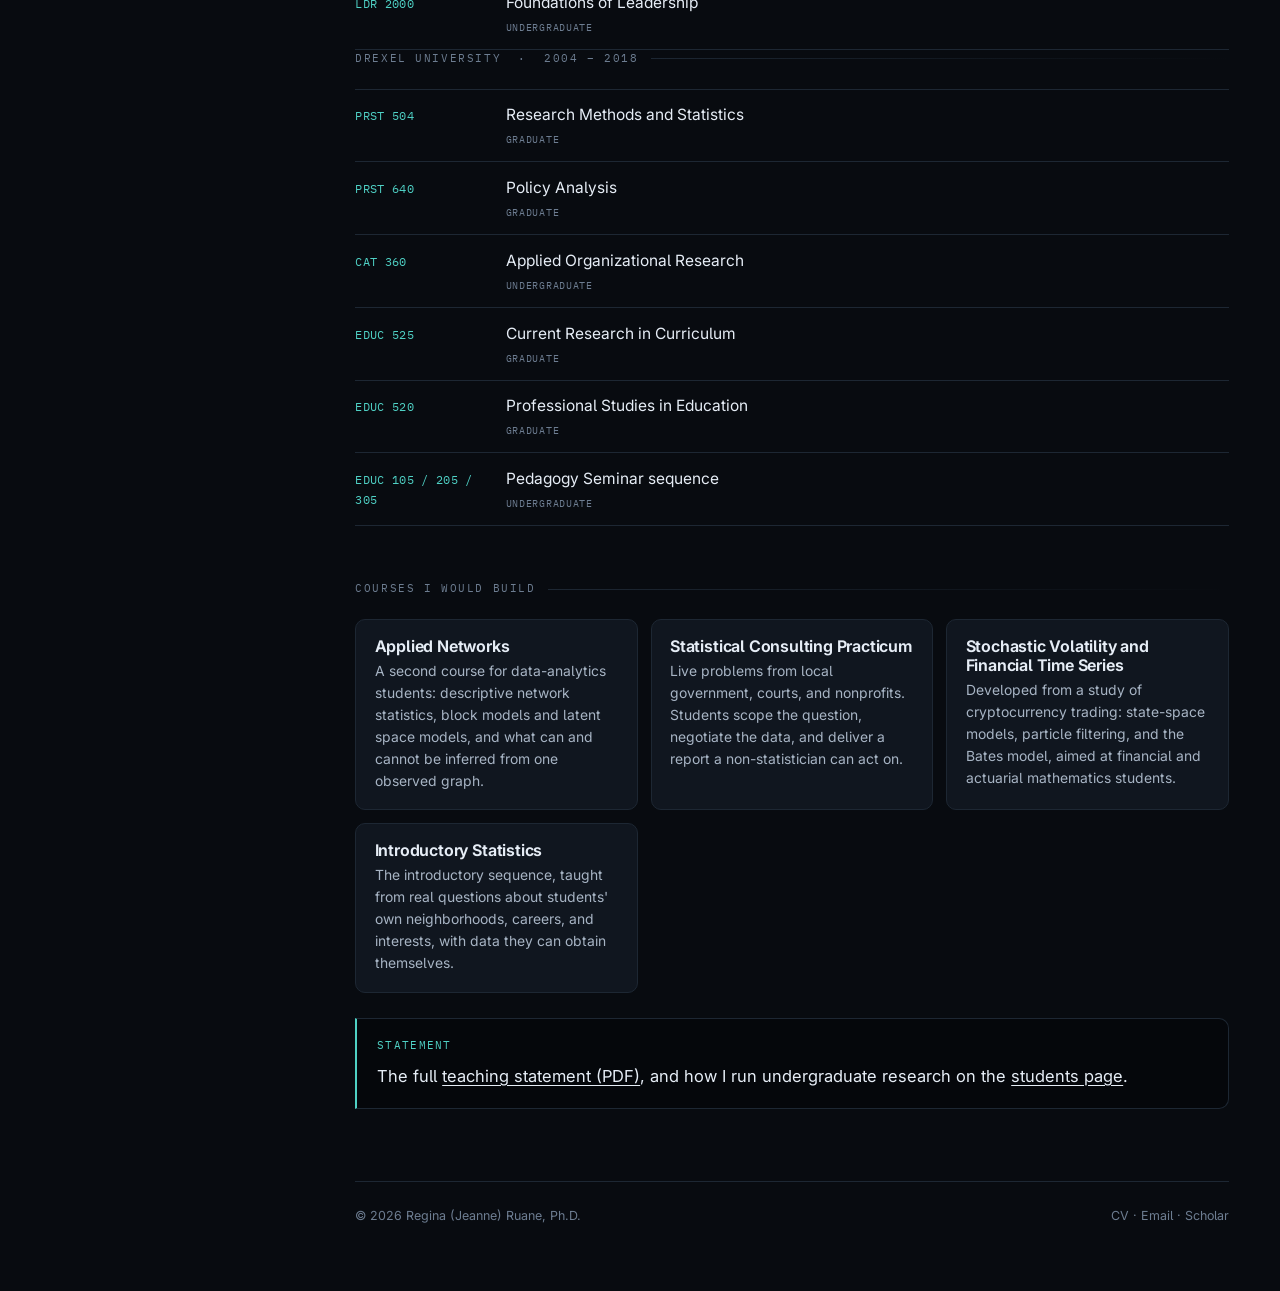
<file: teaching/index.html>
<!doctype html>
<html lang="en" data-theme="dark">
<head>
<meta charset="utf-8">
<meta name="viewport" content="width=device-width, initial-scale=1, viewport-fit=cover">
<title>Teaching · Regina Ruane</title>
<meta name="description" content="Sample survey methods, statistical learning, and social network analysis — taught from real questions with real data, across undergraduate and doctoral levels.">
<meta name="author" content="Regina (Jeanne) Ruane, Ph.D.">
<link rel="canonical" href="https://reginaruane.github.io/teaching/">
<meta property="og:url" content="https://reginaruane.github.io/teaching/">
<meta property="og:image" content="https://reginaruane.github.io/images/profile.jpg">
<meta property="og:type" content="website">
<meta property="og:site_name" content="Regina Ruane">
<meta property="og:title" content="Teaching · Regina Ruane">
<meta property="og:description" content="Sample survey methods, statistical learning, and social network analysis — taught from real questions with real data, across undergraduate and doctoral levels.">
<meta name="twitter:card" content="summary">

<link rel="icon" href="../images/favicon.svg" type="image/svg+xml">
<link rel="preconnect" href="https://fonts.googleapis.com">
<link rel="preconnect" href="https://fonts.gstatic.com" crossorigin>
<link rel="stylesheet" href="https://fonts.googleapis.com/css2?family=Newsreader:ital,opsz,wght@0,6..72,400;0,500;0,600;1,6..72,400&amp;family=Inter:wght@400;500;600;650&amp;family=IBM+Plex+Mono:wght@400;500&amp;display=swap">
<link rel="stylesheet" href="../assets/css/main.css">

<script>
/* Dark is the default. Apply a stored preference before first paint so the
   page never flashes the wrong theme. */
(function(){try{var t=localStorage.getItem('rr-theme');
if(t==='light'||t==='dark'){document.documentElement.setAttribute('data-theme',t);}}catch(e){}})();
</script>
</head>
<body>
<a class="skip" href="#main">Skip to content</a>

<div class="mobile-bar">
  <a class="mb-name" href="../index.html">Regina Ruane</a>
  <div class="mb-actions">
    <button class="theme-toggle" type="button" aria-pressed="false" aria-label="Switch between dark and light theme"><span class="t-light"><svg viewBox="0 0 24 24" fill="none" stroke="currentColor" stroke-width="1.8" stroke-linecap="round"><circle cx="12" cy="12" r="4"/><path d="M12 2v2M12 20v2M4.9 4.9l1.4 1.4M17.7 17.7l1.4 1.4M2 12h2M20 12h2M4.9 19.1l1.4-1.4M17.7 6.3l1.4-1.4"/></svg></span><span class="t-dark"><svg viewBox="0 0 24 24" fill="none" stroke="currentColor" stroke-width="1.8" stroke-linecap="round" stroke-linejoin="round"><path d="M21 12.8A9 9 0 1 1 11.2 3a7 7 0 0 0 9.8 9.8z"/></svg></span><span class="tt-text">Theme</span></button>
    <button class="menu-btn" type="button" aria-expanded="false" aria-controls="sidebar">Menu</button>
  </div>
</div>

<div class="shell">
<aside class="sidebar" id="sidebar">
  <div class="sidebar-inner">
    <a class="identity" href="../index.html">
      <img class="portrait" src="../images/profile.jpg" alt="Regina (Jeanne) Ruane, Ph.D." width="118" height="118">
      <span class="identity-name">Regina Ruane</span>
    </a>
    <p class="identity-role">Statistician · Computational Social Science</p>

    <p class="interests"><span class="interest">Statistical network models</span><span class="interest">Causal inference</span><span class="interest">Bayesian computation</span><span class="interest">Computational social science</span></p>

    <nav class="nav" aria-label="Main navigation">
      <ul><li><a href="../index.html"><span class="nav-num">01</span><span>About</span></a></li><li><a href="../research/index.html"><span class="nav-num">02</span><span>Research</span></a></li><li><a href="../publications/index.html"><span class="nav-num">03</span><span>Publications</span></a></li><li><a href="../teaching/index.html" class="is-current" aria-current="page"><span class="nav-num">04</span><span>Teaching</span></a></li><li><a href="../students/index.html"><span class="nav-num">05</span><span>Students</span></a></li><li><a href="../leadership/index.html"><span class="nav-num">06</span><span>Leadership &amp; Grants</span></a></li><li><a href="../talks/index.html"><span class="nav-num">07</span><span>Talks</span></a></li><li><a href="../cv/index.html"><span class="nav-num">08</span><span>CV</span></a></li></ul>
    </nav>

    <div class="side-block">
      <p class="side-label">Contact</p>
      <p class="contact-line">University of Pennsylvania</p>
      <p class="contact-line">Philadelphia, PA</p>
      <p class="contact-line"><a href="mailto:jeanneruane@gmail.com">jeanneruane@gmail.com</a></p>
    </div>

    <div class="side-block">
      <p class="side-label">Elsewhere</p>
      <ul class="profiles"><li><a href="../files/Ruane_CV.pdf"><svg viewBox="0 0 24 24" fill="none" stroke="currentColor" stroke-width="1.7" stroke-linecap="round" stroke-linejoin="round"><path d="M14 2H6a2 2 0 0 0-2 2v16a2 2 0 0 0 2 2h12a2 2 0 0 0 2-2V8z"/><path d="M14 2v6h6"/><path d="M9 15h6"/><path d="M9 11h2"/></svg><span>Curriculum vitae</span></a></li><li><a href="https://scholar.google.com/citations?user=pNNazAsAAAAJ&hl=en" rel="noopener"><svg viewBox="0 0 24 24" fill="currentColor"><path d="M12 3 1 9l11 6 9-4.91V17h2V9L12 3z"/><path d="M5 13.18v4L12 21l7-3.82v-4L12 17l-7-3.82z"/></svg><span>Google Scholar</span></a></li></ul>
    </div>

    <button class="theme-toggle" type="button" aria-pressed="false" aria-label="Switch between dark and light theme"><span class="t-light"><svg viewBox="0 0 24 24" fill="none" stroke="currentColor" stroke-width="1.8" stroke-linecap="round"><circle cx="12" cy="12" r="4"/><path d="M12 2v2M12 20v2M4.9 4.9l1.4 1.4M17.7 17.7l1.4 1.4M2 12h2M20 12h2M4.9 19.1l1.4-1.4M17.7 6.3l1.4-1.4"/></svg></span><span class="t-dark"><svg viewBox="0 0 24 24" fill="none" stroke="currentColor" stroke-width="1.8" stroke-linecap="round" stroke-linejoin="round"><path d="M21 12.8A9 9 0 1 1 11.2 3a7 7 0 0 0 9.8 9.8z"/></svg></span><span class="tt-text">Theme</span></button>
  </div>
</aside>

<main id="main" class="content">
<header class="page-head"><h1 class="page-title">Teaching</h1><p class="page-subtitle">Courses taught, and courses I would build next.</p></header>
<div class="prose">
  <p class="lede">
    An inclusive classroom, in my experience, is built with a real question, real data, and
    the chance for students to see the result themselves.
  </p>
  <p>
    My master's is in curriculum and teaching from Columbia, and I began in classrooms in
    Germany and Poland, where I was named Teacher of the Year. Two decades later the method
    has not changed much: start from a question about a student's neighbourhood, career, or
    interest, and let the statistics arrive as the thing that answers it.
  </p>
  <p>
    Three commitments organise the work. <strong>Interdisciplinary integration</strong> —
    with appointments across data science, engineering, business, and education, I design
    courses that put statistics, machine learning, and network science inside
    application-rich contexts. <strong>Research-informed instruction</strong> — live coding
    in R and Python, anonymised real datasets, and class projects aligned with my own
    applied work; students in my social network analysis course have worked on digital
    interaction data from city policy interventions.
    <strong>Inclusive and adaptive pedagogy</strong> — I have taught undergraduates through
    doctoral students, in traditional, executive, hybrid, and online formats, and use
    backward design and formative assessment to scaffold across that range.
  </p>
</div>

<div class="pull reveal">
  Students commented that the guest speakers transformed their career trajectories and
  inspired them to study more. That is the return on treating a course as a door rather
  than a requirement.
  <cite>From the teaching statement</cite>
</div>


<section class="reveal">
  <p class="section-label">University of Pennsylvania &nbsp;·&nbsp; 2024 –<span class="now" aria-label="current"></span></p>
  
      <div class="course">
        <div class="course-code">STAT 4750 / 9200</div>
        <div>
          <p class="course-title">Sample Survey Methods</p>
          <p class="course-level">Undergraduate &amp; doctoral</p>
          <p class="course-note">Design-based and model-based inference for finite populations: sampling frames, stratification, clustering, weighting, nonresponse, and what each design buys you.</p>
        </div>
      </div>
</section>
<section class="reveal">
  <p class="section-label">Temple University &nbsp;·&nbsp; 2018 – 2023</p>
  
      <div class="course">
        <div class="course-code">STAT 5603</div>
        <div>
          <p class="course-title">Statistical Learning and Data Mining</p>
          <p class="course-level">Graduate</p>
          
        </div>
      </div>
      <div class="course">
        <div class="course-code">BA 9090</div>
        <div>
          <p class="course-title">Social Network Analysis and Business Analytics</p>
          <p class="course-level">Doctoral</p>
          
        </div>
      </div>
      <div class="course">
        <div class="course-code">BA 9207</div>
        <div>
          <p class="course-title">Quantitative Methods</p>
          <p class="course-level">Doctoral</p>
          
        </div>
      </div>
      <div class="course">
        <div class="course-code">BA 9205</div>
        <div>
          <p class="course-title">Information Economics</p>
          <p class="course-level">Doctoral</p>
          
        </div>
      </div>
      <div class="course">
        <div class="course-code">BA 9801</div>
        <div>
          <p class="course-title">Understanding the Firm through Management and Organizational Theory</p>
          <p class="course-level">Doctoral</p>
          
        </div>
      </div>
</section>
<section class="reveal">
  <p class="section-label">Villanova University &nbsp;·&nbsp; 2016 – 2019</p>
  
      <div class="course">
        <div class="course-code">LDR 2010</div>
        <div>
          <p class="course-title">Strategic Planning</p>
          <p class="course-level">Undergraduate</p>
          
        </div>
      </div>
      <div class="course">
        <div class="course-code">LDR 2000</div>
        <div>
          <p class="course-title">Foundations of Leadership</p>
          <p class="course-level">Undergraduate</p>
          
        </div>
      </div>
</section>
<section class="reveal">
  <p class="section-label">Drexel University &nbsp;·&nbsp; 2004 – 2018</p>
  
      <div class="course">
        <div class="course-code">PRST 504</div>
        <div>
          <p class="course-title">Research Methods and Statistics</p>
          <p class="course-level">Graduate</p>
          
        </div>
      </div>
      <div class="course">
        <div class="course-code">PRST 640</div>
        <div>
          <p class="course-title">Policy Analysis</p>
          <p class="course-level">Graduate</p>
          
        </div>
      </div>
      <div class="course">
        <div class="course-code">CAT 360</div>
        <div>
          <p class="course-title">Applied Organizational Research</p>
          <p class="course-level">Undergraduate</p>
          
        </div>
      </div>
      <div class="course">
        <div class="course-code">EDUC 525</div>
        <div>
          <p class="course-title">Current Research in Curriculum</p>
          <p class="course-level">Graduate</p>
          
        </div>
      </div>
      <div class="course">
        <div class="course-code">EDUC 520</div>
        <div>
          <p class="course-title">Professional Studies in Education</p>
          <p class="course-level">Graduate</p>
          
        </div>
      </div>
      <div class="course">
        <div class="course-code">EDUC 105 / 205 / 305</div>
        <div>
          <p class="course-title">Pedagogy Seminar sequence</p>
          <p class="course-level">Undergraduate</p>
          
        </div>
      </div>
</section>

<p class="section-label">Courses I would build</p>
<div class="card-grid"><div class="card reveal"><h4>Applied Networks</h4><p>A second course for data-analytics students: descriptive network statistics, block models and latent space models, and what can and cannot be inferred from one observed graph.</p></div><div class="card reveal"><h4>Statistical Consulting Practicum</h4><p>Live problems from local government, courts, and nonprofits. Students scope the question, negotiate the data, and deliver a report a non-statistician can act on.</p></div><div class="card reveal"><h4>Stochastic Volatility and Financial Time Series</h4><p>Developed from a study of cryptocurrency trading: state-space models, particle filtering, and the Bates model, aimed at financial and actuarial mathematics students.</p></div><div class="card reveal"><h4>Introductory Statistics</h4><p>The introductory sequence, taught from real questions about students' own neighborhoods, careers, and interests, with data they can obtain themselves.</p></div></div>

<div class="callout reveal">
  <p class="callout-title">Statement</p>
  <p>The full <a class="linky" href="../files/Ruane_Teaching_Statement.pdf">teaching statement (PDF)</a>,
     and how I run undergraduate research on the <a class="linky" href="../students/index.html">students page</a>.</p>
</div>

  <footer class="footer">
    <span>&copy; 2026 Regina (Jeanne) Ruane, Ph.D.</span>
    <span><a href="../files/Ruane_CV.pdf">CV</a> · <a href="mailto:jeanneruane@gmail.com">Email</a> · <a href="https://scholar.google.com/citations?user=pNNazAsAAAAJ&hl=en" rel="noopener">Scholar</a></span>
  </footer>
</main>
</div>
<script src="../assets/js/site.js" defer></script>
</body>
</html>
</file>
<file: assets/css/main.css>
/* =========================================================================
   Regina Ruane — site styles
   Dark by default, light on toggle. Tokens first, then base, layout,
   components. Edit the tokens in :root to reskin the whole site.
   ========================================================================= */

/* ---------- tokens ------------------------------------------------------ */
:root {
  /* dark (default) */
  --bg:            #080b10;
  --bg-raised:     #0d1219;
  --bg-sunken:     #05070b;
  --panel:         #10161f;
  --panel-hover:   #141c27;
  --line:          #1d2733;
  --line-strong:   #2a3644;

  --ink:           #e6edf6;
  --ink-soft:      #a7b4c4;
  --ink-faint:     #6d7d91;

  --accent:        #4fd1c5;
  --accent-deep:   #2aa79b;
  --accent-soft:   rgba(79, 209, 197, 0.13);
  --accent-line:   rgba(79, 209, 197, 0.32);
  --gold:          #d9b168;
  --gold-soft:     rgba(217, 177, 104, 0.14);
  --violet:        #9a86f5;
  --violet-soft:   rgba(154, 134, 245, 0.14);

  --shadow:        0 1px 2px rgba(0,0,0,.4), 0 8px 28px rgba(0,0,0,.34);
  --shadow-sm:     0 1px 2px rgba(0,0,0,.34);

  --serif: "Newsreader", "Iowan Old Style", "Palatino Linotype", Palatino, Georgia, serif;
  --sans:  "Inter", -apple-system, BlinkMacSystemFont, "Segoe UI", Helvetica, Arial, sans-serif;
  --mono:  "IBM Plex Mono", ui-monospace, SFMono-Regular, Menlo, Consolas, monospace;

  --sidebar-w: 19rem;
  --measure: 40rem;
  --radius: 10px;
  --radius-sm: 6px;

  color-scheme: dark;
}

html[data-theme="light"] {
  --bg:            #fbfaf7;
  --bg-raised:     #ffffff;
  --bg-sunken:     #f2f0eb;
  --panel:         #ffffff;
  --panel-hover:   #f7f5f1;
  --line:          #e2ded5;
  --line-strong:   #cdc7ba;

  --ink:           #16202b;
  --ink-soft:      #4a5768;
  /* 5.0:1 on --bg and 4.6:1 on --bg-sunken — small mono labels use this */
  --ink-faint:     #606d80;

  --accent:        #0c7168;
  --accent-deep:   #0a5f58;
  --accent-soft:   rgba(14, 124, 114, 0.09);
  --accent-line:   rgba(14, 124, 114, 0.26);
  --gold:          #8a6516;
  --gold-soft:     rgba(138, 101, 22, 0.11);
  --violet:        #5b46bf;
  --violet-soft:   rgba(91, 70, 191, 0.10);

  --shadow:        0 1px 2px rgba(20,30,45,.05), 0 8px 26px rgba(20,30,45,.07);
  --shadow-sm:     0 1px 2px rgba(20,30,45,.06);

  color-scheme: light;
}

/* ---------- reset / base ------------------------------------------------ */
*, *::before, *::after { box-sizing: border-box; }

html {
  -webkit-text-size-adjust: 100%;
  scroll-behavior: smooth;
}
@media (prefers-reduced-motion: reduce) {
  html { scroll-behavior: auto; }
  *, *::before, *::after {
    animation-duration: .001ms !important;
    animation-iteration-count: 1 !important;
    transition-duration: .001ms !important;
  }
}

body {
  margin: 0;
  background: var(--bg);
  color: var(--ink);
  font-family: var(--sans);
  font-size: 16.5px;
  line-height: 1.68;
  font-feature-settings: "kern" 1, "liga" 1, "cv05" 1;
  -webkit-font-smoothing: antialiased;
  -moz-osx-font-smoothing: grayscale;
  transition: background-color .28s ease, color .28s ease;
  overflow-wrap: break-word;
}

h1, h2, h3, h4 {
  font-family: var(--serif);
  font-weight: 500;
  line-height: 1.2;
  letter-spacing: -0.012em;
  color: var(--ink);
  margin: 0 0 .5em;
  text-wrap: balance;
}
h1 { font-size: clamp(2.1rem, 1.5rem + 2.4vw, 3.1rem); }
h2 { font-size: clamp(1.45rem, 1.2rem + 1vw, 1.85rem); margin-top: 2.6em; }
h3 { font-size: 1.16rem; margin-top: 1.9em; }
h4 { font-size: 1rem; font-family: var(--sans); font-weight: 650; }

p { margin: 0 0 1.1em; }
ul, ol { margin: 0 0 1.2em; padding-left: 1.25em; }
li { margin-bottom: .45em; }
li::marker { color: var(--ink-faint); }

a {
  color: var(--ink);
  text-decoration: none;
  text-decoration-color: var(--accent-line);
  text-underline-offset: 3px;
  transition: color .16s ease, text-decoration-color .16s ease;
}
.prose a, a.linky {
  text-decoration: underline;
  text-decoration-thickness: 1px;
}
a:hover { color: var(--accent); text-decoration-color: var(--accent); }
a:focus-visible, button:focus-visible, summary:focus-visible, input:focus-visible {
  outline: 2px solid var(--accent);
  outline-offset: 3px;
  border-radius: 3px;
}

hr {
  border: 0;
  border-top: 1px solid var(--line);
  margin: 3rem 0;
}

code, kbd {
  font-family: var(--mono);
  font-size: .86em;
  background: var(--bg-sunken);
  border: 1px solid var(--line);
  border-radius: 4px;
  padding: .1em .38em;
}

img { max-width: 100%; height: auto; }

::selection { background: var(--accent-soft); color: var(--ink); }

.skip {
  position: absolute; left: -9999px;
  background: var(--accent); color: #041016;
  padding: .7rem 1.1rem; border-radius: 0 0 var(--radius-sm) 0;
  font-weight: 600; z-index: 200;
}
.skip:focus { left: 0; top: 0; }

.visually-hidden {
  position: absolute; width: 1px; height: 1px;
  padding: 0; margin: -1px; overflow: hidden;
  clip: rect(0 0 0 0); white-space: nowrap; border: 0;
}

/* ---------- shell / layout --------------------------------------------- */
.shell {
  display: grid;
  grid-template-columns: var(--sidebar-w) minmax(0, 1fr);
  min-height: 100vh;
  gap: 0;
}

.sidebar {
  border-right: 1px solid var(--line);
  background: var(--bg-raised);
  position: sticky;
  top: 0;
  align-self: start;
  height: 100vh;
  overflow-y: auto;
  overscroll-behavior: contain;
  scrollbar-width: thin;
}
.sidebar::-webkit-scrollbar { width: 7px; }
.sidebar::-webkit-scrollbar-thumb { background: var(--line-strong); border-radius: 4px; }

.sidebar-inner { padding: 2.2rem 1.6rem 2.4rem; }

.content {
  min-width: 0;
  padding: 3.4rem clamp(1.15rem, 4vw, 4.2rem) 4rem;
}
.content > * { max-width: 60rem; }
/* the hero bleeds the full width of the column, so it must escape that cap */
.content > .hero { max-width: none; }

.page-head { margin-bottom: 2.4rem; }
.page-title { margin-bottom: .3rem; }
.page-subtitle {
  color: var(--ink-soft);
  font-size: 1.06rem;
  max-width: var(--measure);
  margin: 0;
}

.prose { max-width: var(--measure); }
.prose.wide { max-width: 54rem; }

/* ---------- sidebar contents ------------------------------------------- */
.identity { display: block; text-align: center; }
.portrait {
  width: 118px; height: 118px;
  border-radius: 50%;
  object-fit: cover;
  object-position: 50% 22%;
  border: 1px solid var(--line-strong);
  box-shadow: var(--shadow);
  filter: saturate(.97);
  transition: transform .3s cubic-bezier(.2,.7,.3,1), box-shadow .3s ease;
}
.identity:hover .portrait { transform: translateY(-2px) scale(1.02); }

.identity-name {
  display: block;
  font-family: var(--serif);
  font-size: 1.32rem;
  letter-spacing: -.01em;
  margin-top: .95rem;
  color: var(--ink);
}
.identity-role {
  text-align: center;
  font-size: .8rem;
  color: var(--ink-faint);
  margin: .3rem 0 0;
  line-height: 1.45;
}

.interests {
  margin: 1.1rem 0 0;
  display: flex; flex-wrap: wrap; gap: .3rem;
  justify-content: center;
}
.interest {
  font-family: var(--mono);
  font-size: .645rem;
  letter-spacing: .06em;
  text-transform: uppercase;
  color: var(--ink-faint);
  border: 1px solid var(--line);
  border-radius: 100px;
  padding: .22rem .5rem;
  white-space: nowrap;
}

.nav { margin: 1.9rem 0 1.5rem; }
.nav ul { list-style: none; margin: 0; padding: 0; }
.nav li { margin: 0; }
.nav a {
  display: flex;
  align-items: baseline;
  gap: .6rem;
  padding: .46rem .65rem;
  border-radius: var(--radius-sm);
  color: var(--ink-soft);
  font-size: .925rem;
  border-left: 2px solid transparent;
  transition: background .15s ease, color .15s ease, border-color .15s ease;
}
.nav a .nav-num {
  font-family: var(--mono);
  font-size: .62rem;
  color: var(--ink-faint);
  letter-spacing: .04em;
}
.nav a:hover { background: var(--panel-hover); color: var(--ink); }
.nav a.is-current {
  color: var(--accent);
  background: var(--accent-soft);
  border-left-color: var(--accent);
  font-weight: 500;
}
.nav a.is-current .nav-num { color: var(--accent); }

.side-block { border-top: 1px solid var(--line); padding-top: 1.1rem; margin-top: 1.3rem; }
.side-label {
  font-family: var(--mono);
  font-size: .62rem;
  letter-spacing: .13em;
  text-transform: uppercase;
  color: var(--ink-faint);
  margin: 0 0 .55rem;
}
.contact-line { margin: 0 0 .22rem; font-size: .85rem; color: var(--ink-soft); }
.contact-line a { color: var(--ink-soft); }
.contact-line a:hover { color: var(--accent); }

.profiles { list-style: none; margin: 0; padding: 0; display: grid; gap: .1rem; }
.profiles a {
  display: flex; align-items: center; gap: .5rem;
  font-size: .85rem; color: var(--ink-soft);
  padding: .2rem 0;
}
.profiles a:hover { color: var(--accent); }
.profiles svg { width: 14px; height: 14px; flex: none; opacity: .72; }

.theme-toggle {
  display: inline-flex; align-items: center; gap: .45rem;
  width: 100%;
  margin-top: 1.3rem;
  background: transparent;
  border: 1px solid var(--line);
  color: var(--ink-faint);
  font-family: var(--mono);
  font-size: .66rem;
  letter-spacing: .1em;
  text-transform: uppercase;
  padding: .5rem .7rem;
  border-radius: var(--radius-sm);
  cursor: pointer;
  transition: border-color .15s ease, color .15s ease, background .15s ease;
}
.theme-toggle:hover { border-color: var(--accent-line); color: var(--accent); background: var(--accent-soft); }
.theme-toggle svg { width: 13px; height: 13px; }
.theme-toggle .t-dark { display: none; }
html[data-theme="light"] .theme-toggle .t-dark { display: inline; }
html[data-theme="light"] .theme-toggle .t-light { display: none; }

/* ---------- mobile nav -------------------------------------------------- */
.mobile-bar { display: none; }

@media (max-width: 900px) {
  .shell { grid-template-columns: 1fr; }
  .mobile-bar {
    display: flex;
    align-items: center;
    justify-content: space-between;
    gap: .75rem;
    position: sticky; top: 0; z-index: 60;
    padding: .7rem 1.15rem;
    background: color-mix(in srgb, var(--bg-raised) 92%, transparent);
    backdrop-filter: blur(10px);
    border-bottom: 1px solid var(--line);
  }
  .mobile-bar .mb-name {
    font-family: var(--serif); font-size: 1.05rem; color: var(--ink);
  }
  .mobile-bar .mb-actions { display: flex; gap: .5rem; align-items: center; }
  .menu-btn {
    background: transparent; border: 1px solid var(--line);
    color: var(--ink-soft); border-radius: var(--radius-sm);
    padding: .4rem .6rem; cursor: pointer;
    font-family: var(--mono); font-size: .68rem; letter-spacing: .08em;
    text-transform: uppercase;
  }
  .menu-btn:hover { color: var(--accent); border-color: var(--accent-line); }
  .sidebar {
    position: static; height: auto; border-right: 0;
    border-bottom: 1px solid var(--line);
    display: none;
  }
  .sidebar.is-open { display: block; }
  .sidebar-inner { padding: 1.6rem 1.15rem 2rem; }
  .content { padding: 2rem 1.15rem 3rem; }
  .theme-toggle { width: auto; margin-top: 0; }
  .mobile-bar .theme-toggle { padding: .4rem .55rem; }
}

/* ---------- hero (home) ------------------------------------------------- */
.hero {
  position: relative;
  margin: -3.4rem clamp(-4.2rem, -4vw, -1.15rem) 2.8rem;
  padding: 4.2rem clamp(1.15rem, 4vw, 4.2rem) 3rem;
  border-bottom: 1px solid var(--line);
  overflow: hidden;
  isolation: isolate;
  background:
    radial-gradient(120% 130% at 78% 8%, var(--accent-soft) 0%, transparent 58%),
    linear-gradient(180deg, var(--bg-raised) 0%, var(--bg) 100%);
}
@media (max-width: 900px) {
  .hero { margin: -2rem -1.15rem 2rem; padding: 2.6rem 1.15rem 2.2rem; }
}
#net-canvas {
  position: absolute; inset: 0;
  width: 100%; height: 100%;
  z-index: -2;
  opacity: .92;
  pointer-events: none;
}
/* keeps the network from competing with the text it sits behind */
.hero::before {
  content: "";
  position: absolute; inset: 0;
  z-index: -1;
  pointer-events: none;
  background: linear-gradient(100deg,
    var(--bg-raised) 0%,
    color-mix(in srgb, var(--bg-raised) 82%, transparent) 34%,
    color-mix(in srgb, var(--bg-raised) 30%, transparent) 56%,
    transparent 74%);
}
.hero-inner { max-width: 44rem; position: relative; }
.hero-eyebrow {
  font-family: var(--mono);
  font-size: .68rem;
  letter-spacing: .17em;
  text-transform: uppercase;
  color: var(--accent);
  margin: 0 0 1rem;
  display: flex; align-items: center; gap: .6rem;
}
.hero-eyebrow::after {
  content: ""; height: 1px; flex: 1; max-width: 6rem;
  background: linear-gradient(90deg, var(--accent-line), transparent);
}
.hero h1 {
  font-size: clamp(2.3rem, 1.4rem + 3.4vw, 3.55rem);
  margin-bottom: .45rem;
}
.hero-role {
  font-size: 1.02rem;
  color: var(--ink-soft);
  margin: 0 0 1.5rem;
  max-width: 34rem;
}
.hero-role strong { color: var(--ink); font-weight: 550; }
.lede {
  font-family: var(--serif);
  font-size: clamp(1.13rem, 1rem + .5vw, 1.32rem);
  line-height: 1.55;
  color: var(--ink);
  max-width: 38rem;
  margin: 0 0 1.7rem;
}
.hero-actions { display: flex; flex-wrap: wrap; gap: .6rem; }

/* ---------- buttons ----------------------------------------------------- */
.btn {
  display: inline-flex; align-items: center; gap: .45rem;
  font-size: .87rem; font-weight: 520;
  padding: .55rem 1rem;
  border-radius: 100px;
  border: 1px solid var(--line-strong);
  color: var(--ink);
  background: var(--panel);
  transition: all .18s ease;
  text-decoration: none;
}
.btn:hover {
  border-color: var(--accent-line);
  color: var(--accent);
  background: var(--accent-soft);
  transform: translateY(-1px);
}
.btn-primary {
  background: var(--accent);
  border-color: var(--accent);
  color: #04141a;
  font-weight: 600;
}
html[data-theme="light"] .btn-primary { color: #ffffff; }
.btn-primary:hover {
  background: var(--accent-deep);
  border-color: var(--accent-deep);
  color: #04141a;
}
html[data-theme="light"] .btn-primary:hover { color: #ffffff; }
.btn svg { width: 14px; height: 14px; }

/* ---------- section headings ------------------------------------------- */
.section-label {
  font-family: var(--mono);
  font-size: .66rem;
  letter-spacing: .15em;
  text-transform: uppercase;
  color: var(--ink-faint);
  display: flex; align-items: center; gap: .8rem;
  margin: 3.4rem 0 1.3rem;
}
.section-label::after {
  content: ""; height: 1px; flex: 1;
  background: linear-gradient(90deg, var(--line), transparent);
}
.section-label:first-child { margin-top: 0; }
.section-note { color: var(--ink-faint); font-size: .89rem; margin-top: -.4rem; }

/* ---------- metrics ----------------------------------------------------- */
.metrics {
  display: grid;
  grid-template-columns: repeat(auto-fit, minmax(9rem, 1fr));
  gap: 1px;
  background: var(--line);
  border: 1px solid var(--line);
  border-radius: var(--radius);
  overflow: hidden;
  margin: 0 0 1rem;
}
.metric { background: var(--bg-raised); padding: 1.05rem 1.1rem; }
.metric-value {
  font-family: var(--serif);
  font-size: 1.62rem;
  color: var(--accent);
  line-height: 1.1;
  display: block;
}
.metric-label {
  font-size: .745rem;
  color: var(--ink-faint);
  margin-top: .22rem;
  display: block;
  line-height: 1.35;
}

/* ---------- news -------------------------------------------------------- */
.news { list-style: none; margin: 0; padding: 0; }
.news li {
  display: grid;
  grid-template-columns: 5.6rem 1fr;
  gap: 1rem;
  padding: .72rem 0;
  border-bottom: 1px solid var(--line);
  margin: 0;
  align-items: baseline;
}
.news li:last-child { border-bottom: 0; }
.news-date {
  font-family: var(--mono);
  font-size: .7rem;
  letter-spacing: .04em;
  color: var(--ink-faint);
  text-transform: uppercase;
  white-space: nowrap;
  padding-top: .12rem;
}
.news-text { margin: 0; font-size: .925rem; color: var(--ink-soft); }
.news-text strong { color: var(--ink); font-weight: 600; }
.news-text a { color: var(--ink); text-decoration: underline; text-decoration-color: var(--accent-line); }
.news-text a:hover { color: var(--accent); }
@media (max-width: 560px) {
  .news li { grid-template-columns: 1fr; gap: .15rem; }
}

/* ---------- publications ------------------------------------------------ */
.pub-filters {
  display: flex; flex-wrap: wrap; gap: .4rem;
  margin: 0 0 1.6rem;
  padding-bottom: 1.3rem;
  border-bottom: 1px solid var(--line);
}
.filter-btn {
  font-family: var(--mono);
  font-size: .67rem;
  letter-spacing: .08em;
  text-transform: uppercase;
  padding: .36rem .72rem;
  border-radius: 100px;
  border: 1px solid var(--line);
  background: transparent;
  color: var(--ink-faint);
  cursor: pointer;
  transition: all .15s ease;
}
.filter-btn:hover { color: var(--ink); border-color: var(--line-strong); }
.filter-btn.is-active {
  background: var(--accent-soft);
  border-color: var(--accent-line);
  color: var(--accent);
}

.pubs { list-style: none; margin: 0; padding: 0; counter-reset: pub; }
.pub {
  position: relative;
  margin: 0 0 .7rem;
  padding: 1.15rem 1.3rem;
  background: var(--panel);
  border: 1px solid var(--line);
  border-radius: var(--radius);
  transition: border-color .18s ease, transform .18s ease, box-shadow .18s ease;
}
.pub:hover {
  border-color: var(--line-strong);
  transform: translateY(-1px);
  box-shadow: var(--shadow-sm);
}
.pub::before {
  content: "";
  position: absolute; left: 0; top: 1.15rem; bottom: 1.15rem;
  width: 2px;
  background: var(--accent);
  border-radius: 0 2px 2px 0;
  opacity: 0;
  transition: opacity .18s ease;
}
.pub:hover::before { opacity: .65; }
.pub[hidden] { display: none; }

.pub-head {
  display: flex; align-items: baseline; justify-content: space-between;
  gap: 1rem; margin-bottom: .3rem;
}
.pub-title {
  font-family: var(--serif);
  font-size: 1.055rem;
  font-weight: 500;
  line-height: 1.32;
  margin: 0;
}
.pub-year {
  font-family: var(--mono);
  font-size: .72rem;
  color: var(--ink-faint);
  flex: none;
  padding-top: .12rem;
}
.pub-authors {
  font-size: .855rem;
  color: var(--ink-soft);
  margin: 0 0 .4rem;
}
.pub-authors strong { color: var(--ink); font-weight: 620; }

.pub-meta {
  display: flex; flex-wrap: wrap; align-items: center; gap: .45rem;
  margin: 0 0 .1rem;
  font-size: .82rem;
  color: var(--ink-faint);
}
.pub-meta cite { font-style: italic; color: var(--ink-soft); }
.pub-note { color: var(--ink-faint); font-size: .78rem; }

.tag {
  font-family: var(--mono);
  font-size: .6rem;
  letter-spacing: .09em;
  text-transform: uppercase;
  padding: .16rem .45rem;
  border-radius: 3px;
  background: var(--accent-soft);
  color: var(--accent);
  border: 1px solid var(--accent-line);
  white-space: nowrap;
}
.tag-award { background: var(--gold-soft); color: var(--gold); border-color: rgba(217,177,104,.3); }
.tag-muted { background: transparent; color: var(--ink-faint); border-color: var(--line); }
.tag-violet { background: var(--violet-soft); color: var(--violet); border-color: rgba(154,134,245,.3); }

.pub-links {
  display: flex; flex-wrap: wrap; gap: .8rem;
  margin: .55rem 0 0;
  font-family: var(--mono);
  font-size: .72rem;
}
.pub-links a {
  color: var(--ink-soft);
  text-decoration: none;
  border-bottom: 1px solid var(--line-strong);
  padding-bottom: 1px;
}
.pub-links a:hover { color: var(--accent); border-color: var(--accent); }

.pub-abstract { margin-top: .6rem; }
.pub-abstract summary {
  font-family: var(--mono);
  font-size: .68rem;
  letter-spacing: .09em;
  text-transform: uppercase;
  color: var(--ink-faint);
  cursor: pointer;
  list-style: none;
  display: inline-flex; align-items: center; gap: .35rem;
  user-select: none;
}
.pub-abstract summary::-webkit-details-marker { display: none; }
.pub-abstract summary::before {
  content: "+";
  font-size: .85rem;
  line-height: 1;
  color: var(--accent);
  transition: transform .2s ease;
}
.pub-abstract[open] summary::before { content: "−"; }
.pub-abstract summary:hover { color: var(--accent); }
.pub-abstract p {
  margin: .6rem 0 0;
  font-size: .865rem;
  line-height: 1.62;
  color: var(--ink-soft);
  padding-left: .9rem;
  border-left: 1px solid var(--line);
}

.pub-empty {
  color: var(--ink-faint);
  font-style: italic;
  padding: 1.4rem 0;
  display: none;
}
.pub-empty.is-shown { display: block; }

/* ---------- research areas ---------------------------------------------- */
.area {
  border-top: 1px solid var(--line);
  padding: 2.1rem 0 .4rem;
  display: grid;
  grid-template-columns: 3.6rem 1fr;
  gap: 0 1.3rem;
}
.area:first-of-type { border-top: 0; padding-top: .4rem; }
.area-num {
  font-family: var(--mono);
  font-size: .78rem;
  color: var(--accent);
  letter-spacing: .06em;
  padding-top: .45rem;
}
.area-body { min-width: 0; }
.area h3 { margin: 0 0 .25rem; font-size: 1.32rem; }
.area-tagline {
  font-family: var(--serif);
  font-style: italic;
  color: var(--ink-faint);
  margin: 0 0 .85rem;
  font-size: 1rem;
}
.area-text { max-width: var(--measure); color: var(--ink-soft); }
.chips { display: flex; flex-wrap: wrap; gap: .35rem; margin: .9rem 0 0; }
.chip {
  font-family: var(--mono);
  font-size: .645rem;
  letter-spacing: .07em;
  text-transform: uppercase;
  color: var(--ink-faint);
  background: var(--bg-sunken);
  border: 1px solid var(--line);
  border-radius: 100px;
  padding: .2rem .55rem;
}
.area-papers {
  margin: .9rem 0 0;
  font-family: var(--mono);
  font-size: .71rem;
  display: flex; flex-wrap: wrap; gap: .7rem;
}
.area-papers a { color: var(--ink-faint); border-bottom: 1px solid var(--line); }
.area-papers a:hover { color: var(--accent); border-color: var(--accent); }
@media (max-width: 640px) {
  .area { grid-template-columns: 1fr; gap: 0; }
  .area-num { padding: 0 0 .3rem; }
}

/* ---------- generic cards / grids --------------------------------------- */
.card-grid {
  display: grid;
  grid-template-columns: repeat(auto-fit, minmax(15rem, 1fr));
  gap: .8rem;
  margin: 1.2rem 0 0;
}
/* two up, so a set of four reads as a 2x2 block rather than 3 + an orphan */
.card-grid--2 { grid-template-columns: repeat(auto-fit, minmax(19rem, 1fr)); }
@media (min-width: 60rem) {
  .card-grid--2 { grid-template-columns: 1fr 1fr; }
}
.card {
  background: var(--panel);
  border: 1px solid var(--line);
  border-radius: var(--radius);
  padding: 1.05rem 1.15rem;
  transition: border-color .18s ease, transform .18s ease;
}
.card:hover { border-color: var(--line-strong); transform: translateY(-1px); }
.card h3, .card h4 { margin-top: 0; margin-bottom: .3rem; font-size: 1rem; }
.card p { margin: 0; font-size: .87rem; color: var(--ink-soft); line-height: 1.58; }
.card .card-meta {
  font-family: var(--mono);
  font-size: .66rem;
  letter-spacing: .07em;
  text-transform: uppercase;
  color: var(--ink-faint);
  margin-bottom: .45rem;
}

/* ---------- timeline / roles -------------------------------------------- */
.entries { border-top: 1px solid var(--line); }
.entry {
  display: grid;
  grid-template-columns: 8.5rem 1fr;
  gap: 0 1.4rem;
  padding: 1.35rem 0;
  border-bottom: 1px solid var(--line);
}
.entry-years {
  font-family: var(--mono);
  font-size: .73rem;
  color: var(--ink-faint);
  letter-spacing: .03em;
  padding-top: .28rem;
  white-space: nowrap;
}
.entry-years .now {
  display: inline-block;
  width: 6px; height: 6px;
  border-radius: 50%;
  background: var(--accent);
  margin-left: .35rem;
  box-shadow: 0 0 0 3px var(--accent-soft);
  vertical-align: middle;
}
.entry-body { min-width: 0; }
.entry-title {
  font-family: var(--serif);
  font-size: 1.16rem;
  color: var(--ink);
  margin: 0 0 .12rem;
  line-height: 1.32;
}
/* a "project" entry: prerequisites read as a quiet chip, not a headline */
.entry-prereq {
  display: inline-block;
  font-family: var(--mono);
  font-size: .645rem;
  letter-spacing: .07em;
  text-transform: uppercase;
  color: var(--ink-faint);
  background: var(--bg-sunken);
  border: 1px solid var(--line);
  border-radius: 100px;
  padding: .2rem .55rem;
  margin: .25rem 0 .6rem;
}
.entry-sub { font-size: .855rem; color: var(--ink-soft); margin: 0 0 .1rem; }
.entry-org {
  font-family: var(--mono);
  font-size: .7rem;
  letter-spacing: .08em;
  text-transform: uppercase;
  color: var(--accent);
  margin: 0 0 .5rem;
}
.entry-body p { font-size: .885rem; color: var(--ink-soft); margin: 0 0 .55rem; }
.entry-body ul { font-size: .87rem; color: var(--ink-soft); margin: .5rem 0 0; padding-left: 1.1em; }
@media (max-width: 640px) {
  .entry { grid-template-columns: 1fr; gap: 0; }
  .entry-years { padding: 0 0 .35rem; }
}

/* ---------- grant table -------------------------------------------------- */
.grant-list { list-style: none; margin: 1.2rem 0 0; padding: 0; }
.grant {
  display: grid;
  grid-template-columns: 1fr auto;
  gap: .4rem 1.4rem;
  align-items: start;
  padding: .95rem 0;
  border-bottom: 1px solid var(--line);
  margin: 0;
}
.grant:first-child { border-top: 1px solid var(--line); }
.grant-title { font-size: .97rem; margin: 0 0 .15rem; font-family: var(--serif); }
.grant-funder { font-size: .81rem; color: var(--ink-soft); margin: 0; }
.grant-role { font-size: .78rem; color: var(--ink-faint); margin: .15rem 0 0; }
.grant-amount {
  font-family: var(--mono);
  font-size: .95rem;
  color: var(--accent);
  white-space: nowrap;
  text-align: right;
}
.grant-period {
  font-family: var(--mono);
  font-size: .68rem;
  color: var(--ink-faint);
  text-align: right;
  display: block;
  margin-top: .12rem;
}
@media (max-width: 560px) {
  .grant { grid-template-columns: 1fr; }
  .grant-amount, .grant-period { text-align: left; }
}

/* ---------- course list -------------------------------------------------- */
.course {
  display: grid;
  grid-template-columns: 8.2rem 1fr;
  gap: .3rem 1.2rem;
  padding: .8rem 0;
  border-bottom: 1px solid var(--line);
  align-items: baseline;
}
.course:first-of-type { border-top: 1px solid var(--line); }
.course-code {
  font-family: var(--mono);
  font-size: .73rem;
  color: var(--accent);
  letter-spacing: .03em;
}
.course-title { font-size: .97rem; margin: 0; color: var(--ink); }
.course-level {
  font-family: var(--mono);
  font-size: .64rem;
  letter-spacing: .07em;
  text-transform: uppercase;
  color: var(--ink-faint);
  margin: .18rem 0 0;
}
.course-note { font-size: .85rem; color: var(--ink-soft); margin: .35rem 0 0; }
@media (max-width: 560px) {
  .course { grid-template-columns: 1fr; }
}

/* ---------- talks -------------------------------------------------------- */
.talk {
  padding: .95rem 0;
  border-bottom: 1px solid var(--line);
  display: grid;
  grid-template-columns: 7rem 1fr;
  gap: .25rem 1.3rem;
}
.talk:first-of-type { border-top: 1px solid var(--line); }
.talk-date {
  font-family: var(--mono);
  font-size: .71rem;
  color: var(--ink-faint);
  padding-top: .2rem;
  white-space: nowrap;
}
.talk-title { font-family: var(--serif); font-size: 1.01rem; margin: 0 0 .18rem; line-height: 1.35; }
.talk-authors { font-size: .81rem; color: var(--ink-faint); margin: 0 0 .18rem; }
.talk-authors strong { color: var(--ink-soft); font-weight: 600; }
.talk-venue { font-size: .855rem; color: var(--ink-soft); margin: 0; }
.talk-venue .loc { color: var(--ink-faint); }
@media (max-width: 560px) {
  .talk { grid-template-columns: 1fr; }
}

/* ---------- pull quote --------------------------------------------------- */
.pull {
  border-left: 2px solid var(--accent);
  padding: .3rem 0 .3rem 1.3rem;
  margin: 2rem 0;
  font-family: var(--serif);
  font-size: 1.14rem;
  line-height: 1.55;
  color: var(--ink);
  max-width: 36rem;
}
.pull cite {
  display: block;
  font-family: var(--mono);
  font-size: .68rem;
  font-style: normal;
  letter-spacing: .09em;
  text-transform: uppercase;
  color: var(--ink-faint);
  margin-top: .7rem;
}

/* ---------- callout ------------------------------------------------------ */
.callout {
  background: var(--bg-sunken);
  border: 1px solid var(--line);
  border-left: 2px solid var(--accent);
  border-radius: 0 var(--radius) var(--radius) 0;
  padding: 1.1rem 1.25rem;
  margin: 1.6rem 0;
}
.callout p:last-child { margin-bottom: 0; }
.callout .callout-title {
  font-family: var(--mono);
  font-size: .66rem;
  letter-spacing: .12em;
  text-transform: uppercase;
  color: var(--accent);
  margin: 0 0 .5rem;
}

/* ---------- figure / svg diagram ---------------------------------------- */
.figure {
  margin: 1.8rem 0;
  border: 1px solid var(--line);
  border-radius: var(--radius);
  background: var(--bg-sunken);
  padding: 1.3rem 1.3rem 1rem;
}
.figure svg { display: block; width: 100%; height: auto; }
.figure figcaption {
  font-size: .79rem;
  color: var(--ink-faint);
  margin-top: .9rem;
  line-height: 1.55;
  border-top: 1px solid var(--line);
  padding-top: .7rem;
}
.figure figcaption b { color: var(--ink-soft); font-weight: 600; }

/* ---------- footer ------------------------------------------------------- */
.footer {
  margin-top: 4.5rem;
  padding-top: 1.5rem;
  border-top: 1px solid var(--line);
  font-size: .78rem;
  color: var(--ink-faint);
  display: flex;
  flex-wrap: wrap;
  gap: .5rem 1.2rem;
  justify-content: space-between;
  max-width: 60rem;
}
.footer a { color: var(--ink-faint); }
.footer a:hover { color: var(--accent); }

/* ---------- reveal on scroll -------------------------------------------- */
.reveal { opacity: 0; transform: translateY(10px); }
.reveal.is-in {
  opacity: 1; transform: none;
  transition: opacity .55s ease, transform .55s cubic-bezier(.2,.7,.3,1);
}
@media (prefers-reduced-motion: reduce) {
  .reveal { opacity: 1; transform: none; }
}

/* ---------- print -------------------------------------------------------- */
@media print {
  .sidebar, .mobile-bar, .theme-toggle, #net-canvas, .hero-actions { display: none !important; }
  .shell { display: block; }
  .content { padding: 0; }
  body { background: #fff; color: #000; font-size: 11pt; }
  .pub, .card { break-inside: avoid; border-color: #ccc; }
  a { color: #000; }
}
</file>
